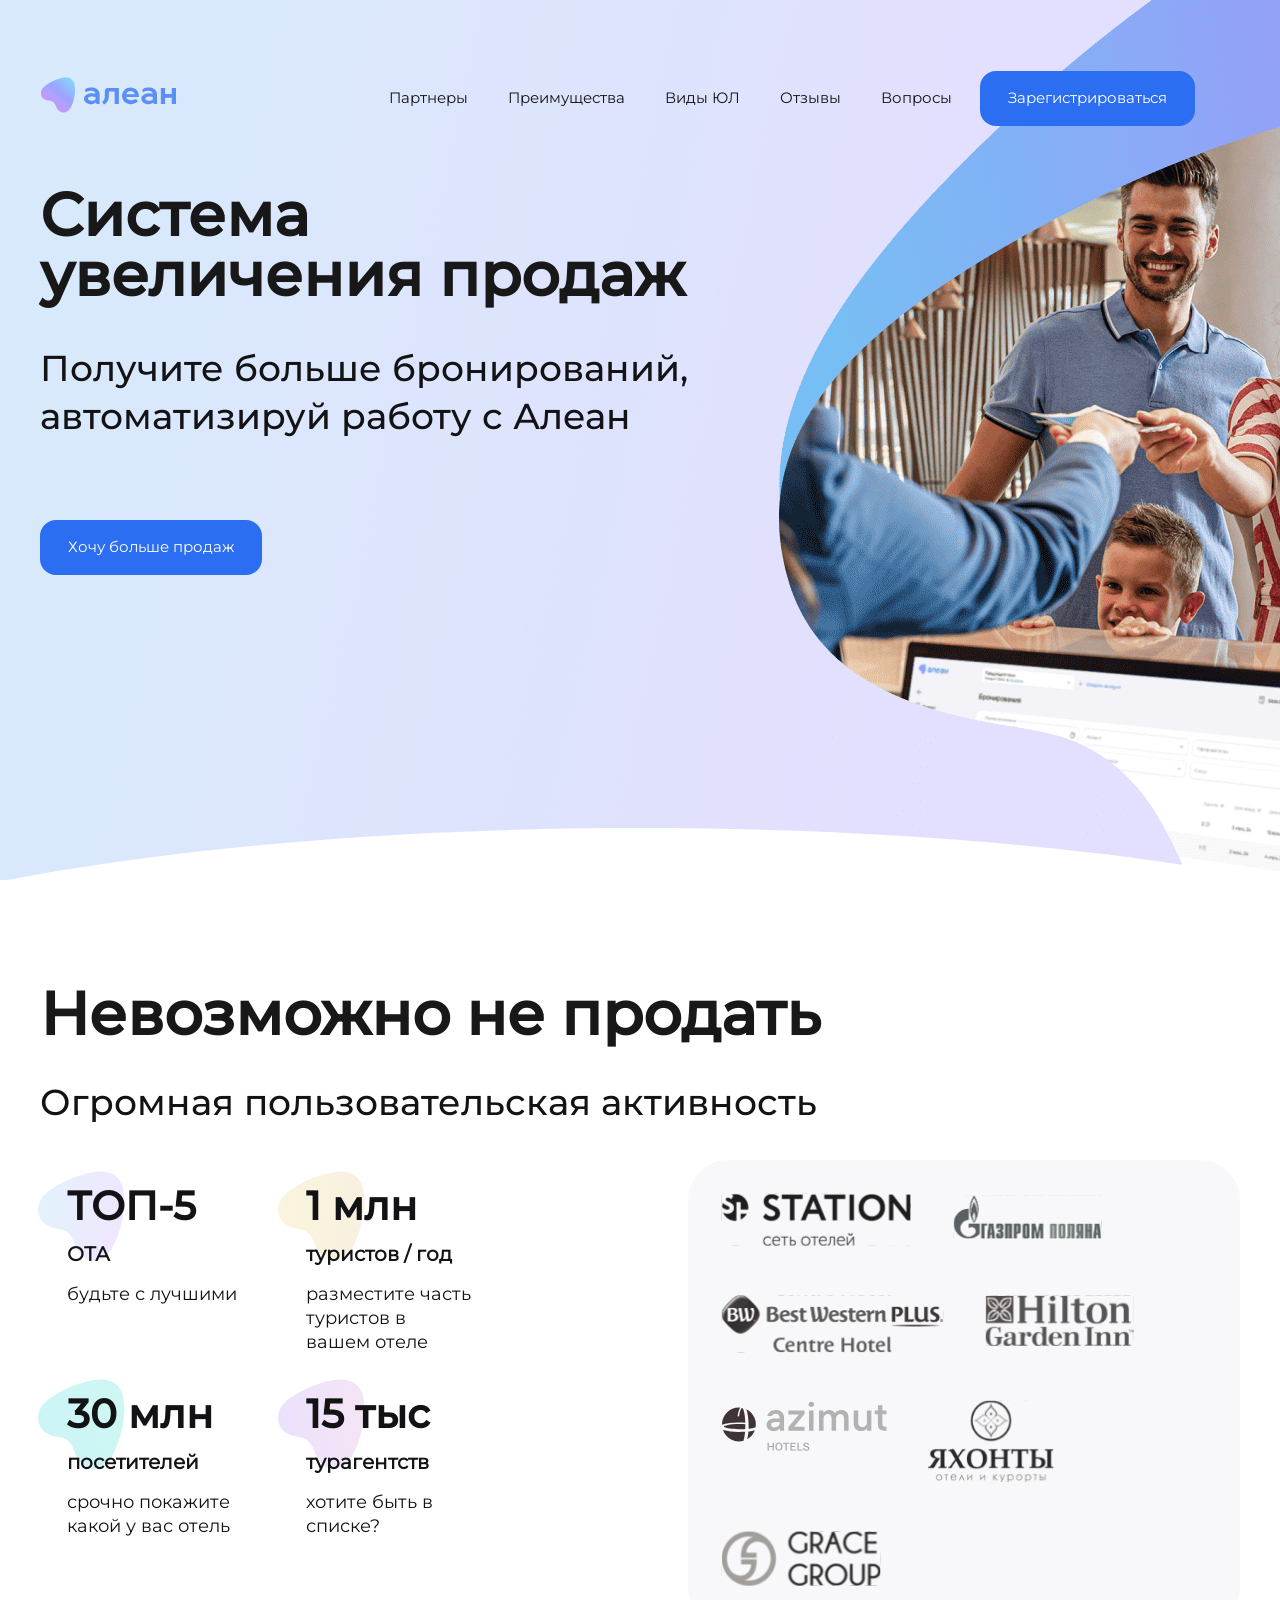
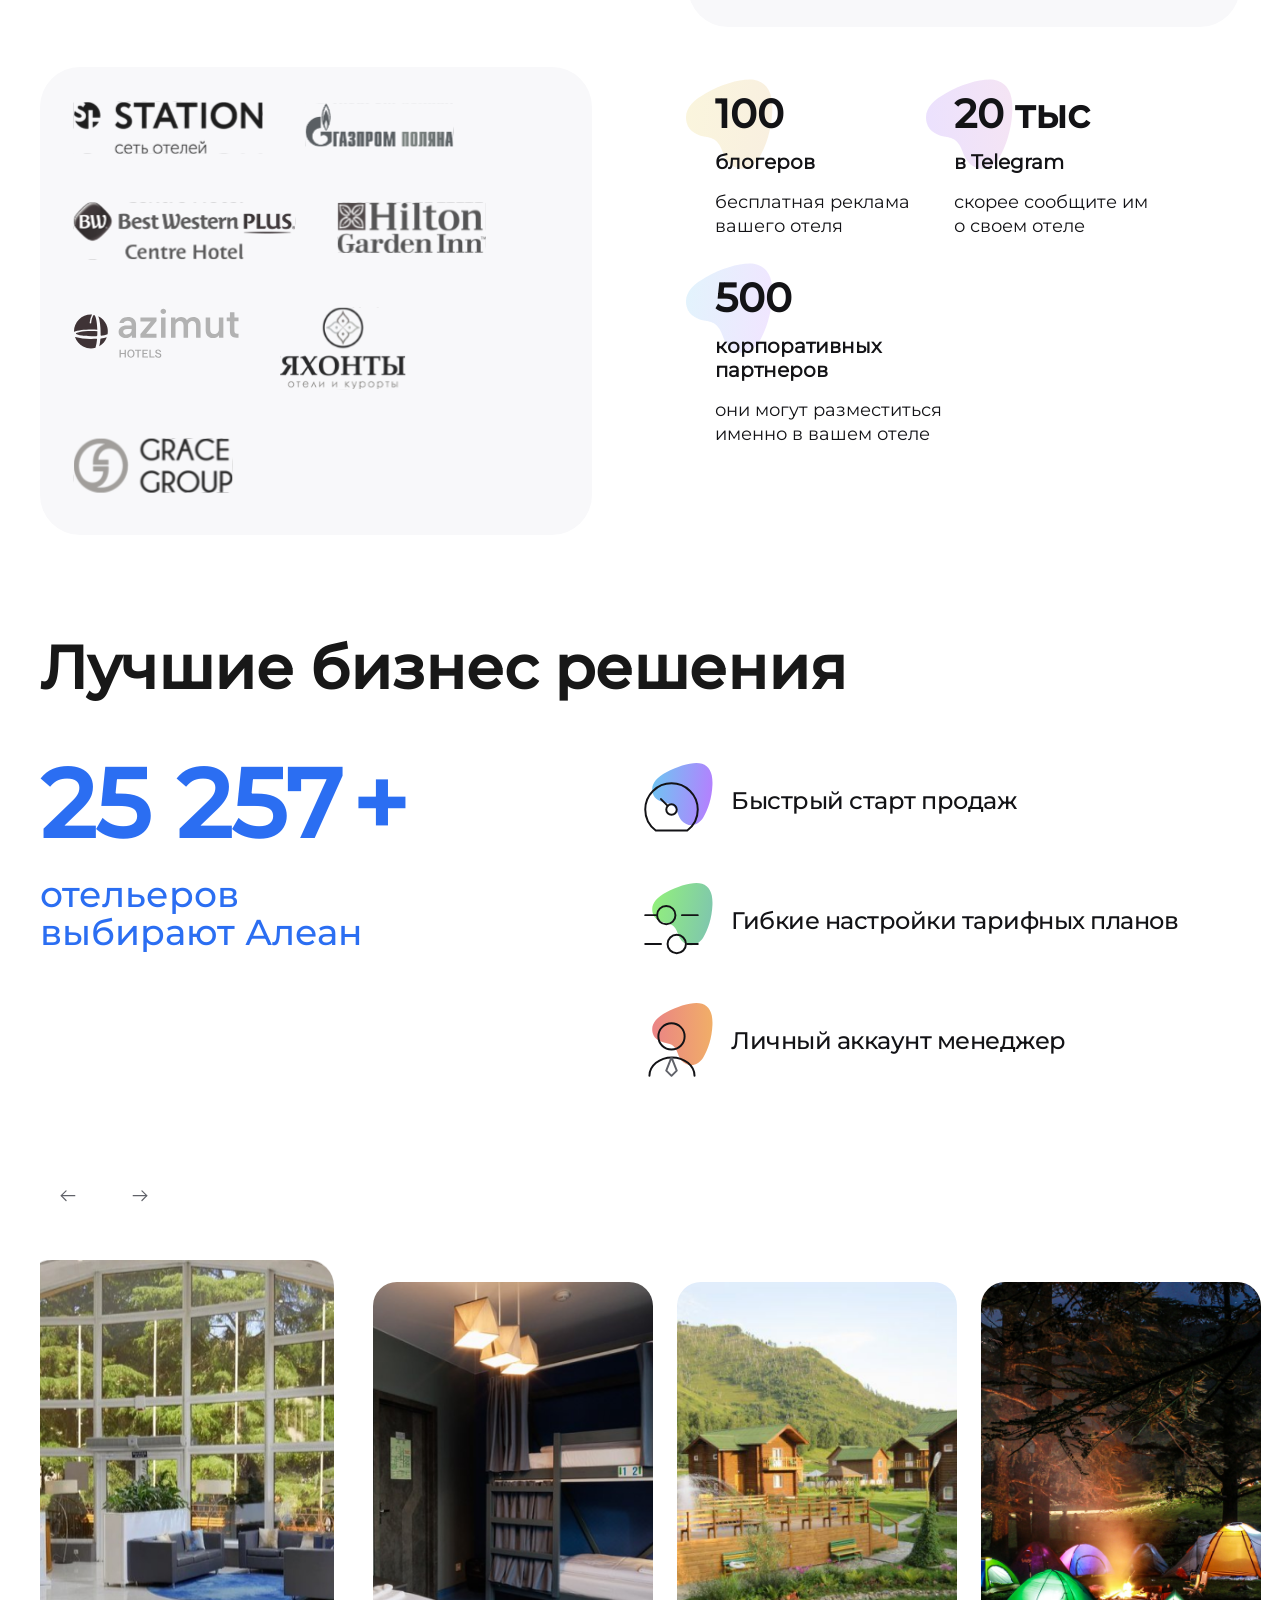
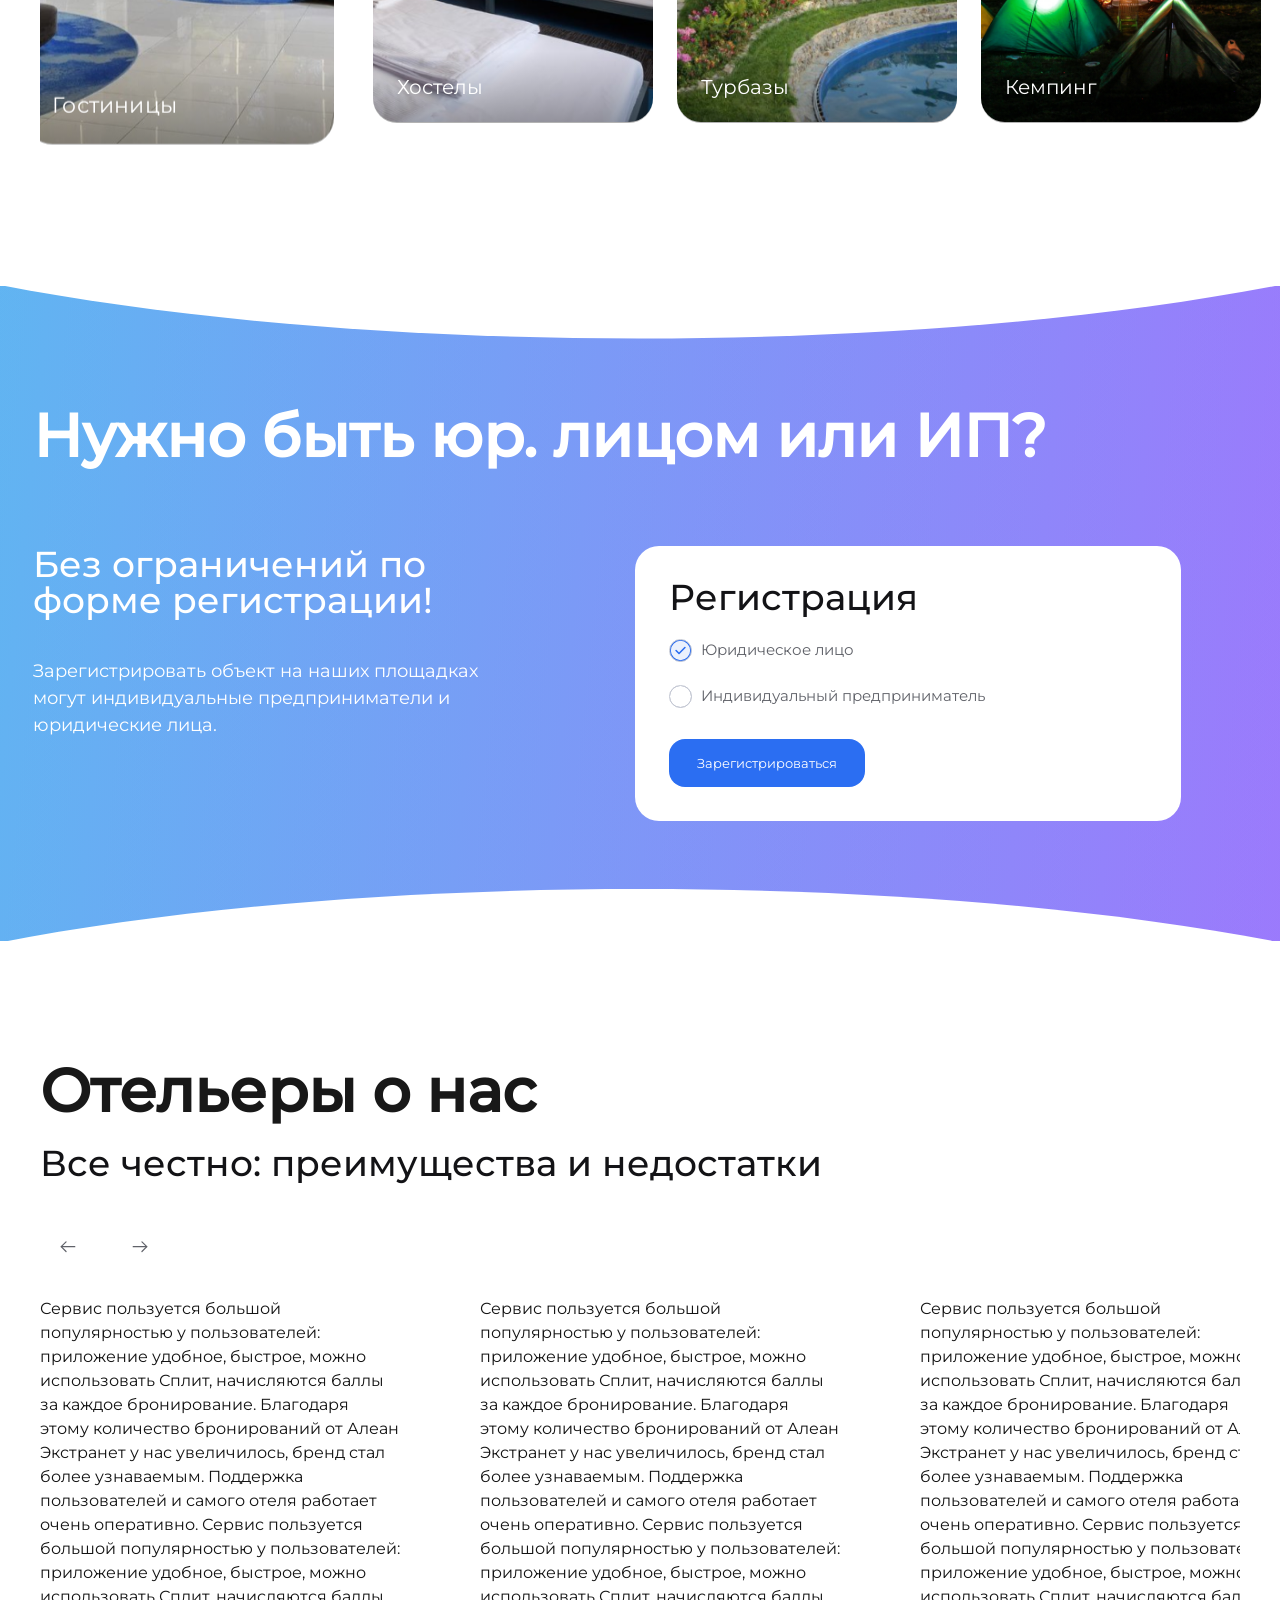
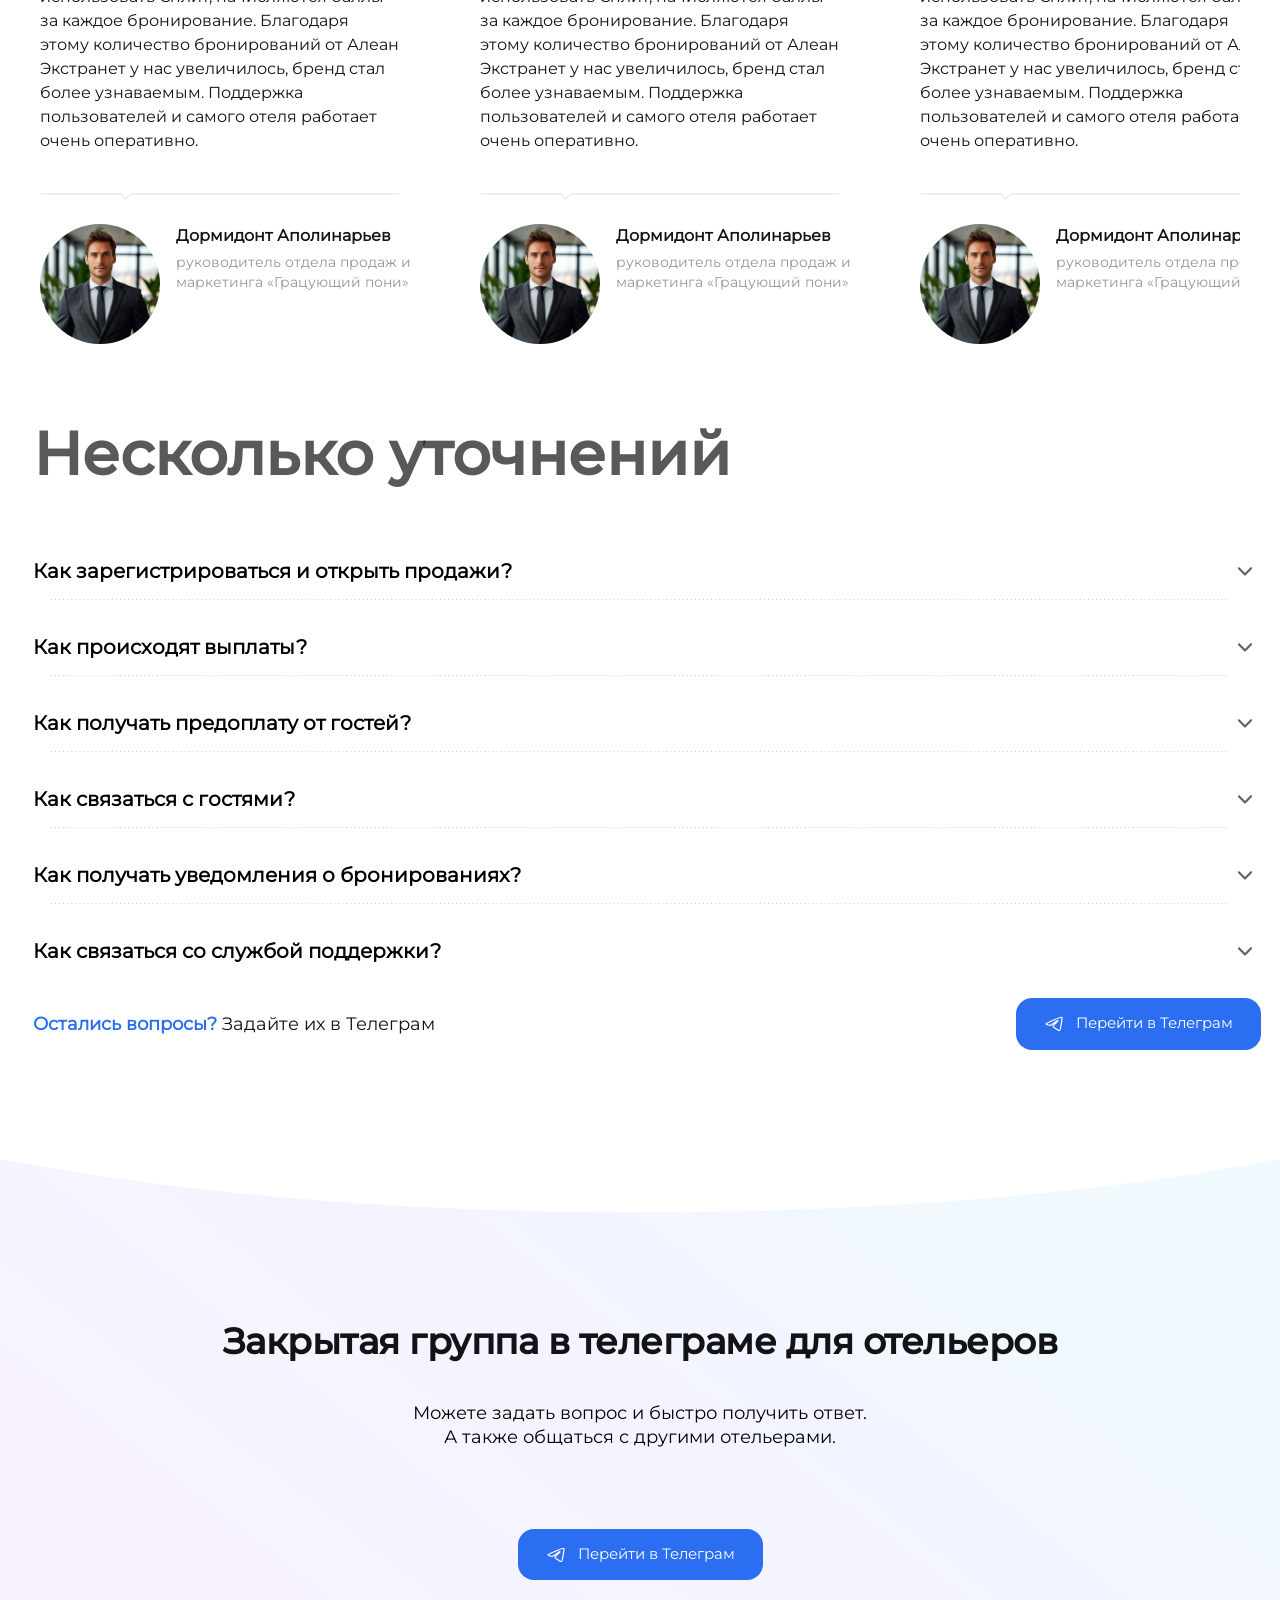
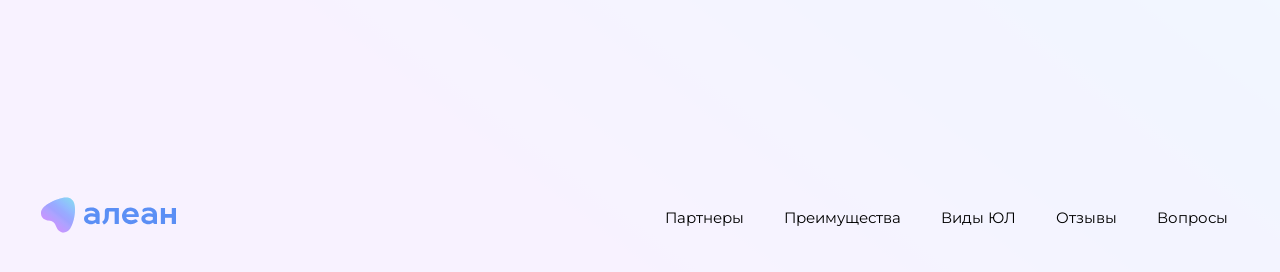
<file: index.html>
<!DOCTYPE html>
<html lang="ru">
  <head>
    <meta charset="UTF-8" >
    <meta name="viewport" content="width=device-width, initial-scale=1.0" >
    <title>
      Экстранет Алеан - Продать номер стало еще проще. В ТОПе OTA продаж
    </title>
    <meta
      name="description"
      content="Добавьте свой отель на Alean и привлеките больше туристов! Вы будете на сайте, в сети турагентств и корпоративных гостей."
    >
    <base href="/" >
    <link
      rel="preload"
      as="image"
      href="./assets/images/backgrounds/bg-360.webp"
      media="(max-width: 359px)"
    >
    <link
      rel="preload"
      as="image"
      href="./assets/images/backgrounds/bg-900.webp"
      media="(min-width: 360px) and (max-width: 899px)"
    >
    <link
      rel="preload"
      as="image"
      href="./assets/images/backgrounds/bg.webp"
      media="(min-width: 900px)"
    >

    <link rel="preload" as="style" href="./assets/css/style.css" >
    <link rel="modulepreload" as="script" href="./assets/js/slider.js" >
    <link rel="modulepreload" as="script" href="./assets/js/scroll.js" >

    <link rel="canonical" href="https://extranet.alean.ru/" >
    <link rel="publisher" href="https://extranet.alean.ru" >
    <meta name="author" content="ООО Алеан" >
    <meta name="copyright" content="ООО Алеан" >
    <meta name="robots" content="index follow" >
    <meta name="yandex" content="noyaca noarchive all" >
    <meta
      property="og:title"
      content="Продать номер стало еще проще. В ТОПе OTA продаж "
    >
    <meta
      property="og:description"
      content="Добавьте свой отель на Alean и привлеките больше туристов!"
    >
    <meta property="og:url" content="https://extranet.alean.ru" >
    <meta property="og:type" content="website" >
    <meta property="og:site_name" content="Эстранет Алеан" >
    <meta property="og:image" content="./assets/images/banner__promo.png" >
    <meta property="og:image:width" content="1200" >
    <meta property="og:image:height" content="630" >
    <meta
      property="og:image:alt"
      content="Добавьте свой отель на Alean и привлеките больше туристов!"
    >
    <!-- URL_изображения_1200x630 -->
    <meta property="og:image" content="./assets/images/banner__promo.png" >
    <meta property="og:image:width" content="600" >
    <meta property="og:image:height" content="315" >
    <meta
      property="og:image:alt"
      content="Добавьте свой отель на Alean и привлеките больше туристов!"
    >
    <!-- URL_изображения_600x315 -->
    <meta property="og:image" content="./assets/images/banner__promo.png" >
    <meta property="og:image:width" content="1200" >
    <meta property="og:image:height" content="1200" >
    <meta
      property="og:image:alt"
      content="Добавьте свой отель на Alean и привлеките больше туристов!"
    >
    <!-- URL_изображения_1200x1200 -->
    <meta property="og:image" content="./assets/images/banner__promo.png" >
    <meta property="og:image:width" content="900" >
    <meta property="og:image:height" content="600" >
    <meta
      property="og:image:alt"
      content="Добавьте свой отель на Alean и привлеките больше туристов!"
    >
    <!-- URL_изображения_900x600 -->
    <meta property="og:image" content="./assets/images/banner__promo.png" >
    <meta property="og:image:width" content="1200" >
    <meta property="og:image:height" content="900" >
    <meta
      property="og:image:alt"
      content="Добавьте свой отель на Alean и привлеките больше туристов!"
    >
    <!-- URL_изображения_1200x900 -->
    <meta property="og:locale" content="ru_RU" >
    <!--  -->
    <link
      rel="shortcut icon"
      href="./assets/images/favicon/favicon.ico"
      type="image/x-icon"
    >
    <link
      rel="apple-touch-icon"
      sizes="57x57"
      href="./assets/images/favicon/apple-touch-icon-57x57.png"
    >
    <link
      rel="apple-touch-icon"
      sizes="72x72"
      href="./assets/images/favicon/apple-touch-icon-72x72.png"
    >
    <link
      rel="apple-touch-icon"
      sizes="76x76"
      href="./assets/images/favicon/apple-touch-icon-76x76.png"
    >
    <link
      rel="apple-touch-icon"
      sizes="114x114"
      href="./assets/images/favicon/apple-touch-icon-114x114.png"
    >
    <link
      rel="apple-touch-icon"
      sizes="120x120"
      href="./assets/images/favicon/apple-touch-icon-120x120.png"
    >
    <link
      rel="apple-touch-icon"
      sizes="144x144"
      href="./assets/images/favicon/apple-touch-icon-144x144.png"
    >
    <link
      rel="apple-touch-icon"
      sizes="152x152"
      href="./assets/images/favicon/apple-touch-icon-152x152.png"
    >
    <link
      rel="apple-touch-icon"
      sizes="180x180"
      href="./assets/images/favicon/apple-touch-icon-180x180.png"
    >
    <link
      rel="mask-icon"
      href="./assets/images/favicon/safari-pinned-tab.svg"
      color="#769edb"
    >
    <link
      rel="icon"
      type="image/png"
      sizes="16x16"
      href="./assets/images/favicon/favicon-16x16.png"
    >
    <link
      rel="icon"
      type="image/png"
      sizes="32x32"
      href="./assets/images/favicon/favicon-32x32.png"
    >
    <link
      rel="icon"
      type="image/png"
      sizes="96x96"
      href="./assets/images/favicon/favicon-96x96.png"
    >
    <link
      rel="icon"
      type="image/png"
      sizes="192x192"
      href="./assets/images/favicon/android-icon-192x192.png"
    >
    <meta name="msapplication-TileColor" content="#ffffff" >
    <meta
      name="msapplication-TileImage"
      content="./assets/images/favicon/mstile-144x144.png"
    >
    <meta name="format-detection" content="telephone=no">
    <meta name="format-detection" content="email=no">
    <meta name="theme-color" content="#ffffff" >
    <link rel="stylesheet" href="./assets/css/style.css" >
    <link rel="stylesheet" href="./assets/css/animate.css" >
    <script src="./assets/js/animated.js"></script>
  </head>

  <body>
    <header class="header" id="header">
      <!-- noindex -->
      <a
        href="https://www.alean.ru/"
        class="header__logo logo"
        itemscope
        itemtype="http://schema.org/ImageObject"
        rel="nofollow noopener noreferrer"
        target="_blank"
      >
        <img
          decoding="async"
          loading="lazy"
          src="./assets/images/logos/alean.svg"
          class="logo__image"
          alt="Национальный туроператор Алеан"
          itemprop="contentUrl"
        >
        <meta
          content="Логотип национального туроператора Алеан"
          itemprop="name"
        >
        <meta
          content="Экстранет Алеан - Продать номер стало еще проще. В ТОПе OTA продаж"
          itemprop="description"
        >
      </a>
      <!-- /noindex -->
      <div class="header__menu menu">
        <div class="menu__icon">
          <span class="menu__icon--line"></span>
          <span class="menu__icon--line"></span>
          <span class="menu__icon--line"></span>
        </div>
        <nav class="menu__body">
          <ul
            class="menu__list"
            itemscope
            itemtype="http://www.schema.org/SiteNavigationElement"
          >
            <li class="menu__item" itemprop="name">
              <a href="#partners" class="menu__link" itemprop="url">Партнеры</a>
            </li>
            <li class="menu__item" itemprop="name">
              <a href="#advantages" class="menu__link" itemprop="url"
                >Преимущества</a
              >
            </li>
            <li class="menu__item" itemprop="name">
              <a href="#types-legal-entities" class="menu__link" itemprop="url"
                >Виды ЮЛ</a
              >
            </li>
            <li class="menu__item" itemprop="name">
              <a href="#reviews" class="menu__link" itemprop="url">Отзывы</a>
            </li>
            <li class="menu__item" itemprop="name">
              <a href="#questions" class="menu__link" itemprop="url">Вопросы</a>
            </li>
          </ul>
        </nav>
      </div>
      <!-- noindex -->
      <a
        href="https://extranet.alean.ru/"
        class="header__button button button--primary"
        rel="nofollow noopener noreferrer"
        target="_blank"
      >
        <span class="button__text"> Зарегистрироваться </span>
      </a>
      <!-- /noindex -->
    </header>
    <main>
      <div class="promo" itemscope itemtype="http://schema.org/WPHeader">
        <div class="promo__wrapper">
          <div class="promo__text">
            <h1 class="h1 promo__title fadeInUp animated" itemprop="name">
              Система<br >увеличения продаж
            </h1>
            <p
              class="h2 promo__description fadeInUp animated"
              itemprop="description"
            >
              Получите больше бронирований, автоматизируй работу с Алеан
            </p>
            <a
              href="https://extranet.alean.ru/"
              class="promo__button button button--primary slideInUp animated"
              target="_blank"
              rel="nofollow noopener noreferrer"
            >
              <span class="button__text"> Хочу больше продаж </span>
            </a>
          </div>
        </div>
        <span class="mask--ellipse-bottom"></span>
      </div>
      <section id="partners" class="partners">
        <h2 class="h1 partners__heading">Невозможно не продать</h2>
        <p class="h2 partners__subtitle">
          Огромная пользовательская активность
        </p>
        <div class="partners__benefits benefits">
          <div class="benefits__item">
            <b class="h3 benefits__title">ТОП-5</b>
            <span class="benefits__subtitle">ОТА</span>
            <div class="benefits__description">будьте с лучшими</div>
            <img
              decoding="async"
              loading="lazy"
              src="./assets/images/icons/alean-gray.svg"
              alt="Иконка Alean (серый)"
              class="benefits__icon animated slideFade"
              data-animated-delay="0.1"
            >
          </div>
          <div class="benefits__item">
            <b class="h3 benefits__title">1 млн</b>
            <span class="benefits__subtitle">туристов / год</span>
            <div class="benefits__description">
              разместите часть <br class="transfer" >туристов в вашем отеле
            </div>
            <img
              decoding="async"
              loading="lazy"
              src="./assets/images/icons/alean-orange.svg"
              alt="Иконка Alean (оранжевый)"
              class="benefits__icon animated slideFade"
              data-animated-delay="3"
            >
          </div>
          <div class="benefits__item">
            <b class="h3 benefits__title">30 млн</b>
            <span class="benefits__subtitle">посетителей</span>
            <div class="benefits__description">
              срочно покажите какой у вас отель
            </div>
            <img
              decoding="async"
              loading="lazy"
              src="./assets/images/icons/alean-blue.svg"
              alt="Иконка Alean (синий)"
              class="benefits__icon animated slideFade"
              data-animated-delay="5"
            >
          </div>
          <div class="benefits__item">
            <b class="h3 benefits__title">15 тыс</b>
            <span class="benefits__subtitle">турагентств</span>
            <div class="benefits__description">хотите быть в списке?</div>
            <img
              decoding="async"
              loading="lazy"
              src="./assets/images/icons/alean-pink.svg"
              alt="Иконка Alean (розовый)"
              class="benefits__icon animated slideFade"
              data-animated-delay="5"
            >
          </div>
        </div>
        <div class="partners__members members">
          <div class="members__item">
            <img
              decoding="async"
              loading="lazy"
              src="./assets/images/logos/station.svg"
              alt="Логотип Station"
              class="members__logo"
            >
          </div>
          <div class="members__item">
            <img
              decoding="async"
              loading="lazy"
              src="./assets/images/logos/gazprom-polyana.svg"
              alt="Логотип Gazprom Polyana"
              class="members__logo"
            >
          </div>
          <div class="members__item">
            <img
              decoding="async"
              loading="lazy"
              src="./assets/images/logos/best-western-plus.svg"
              alt="Логотип Best Western Plus"
              class="members__logo"
            >
          </div>
          <div class="members__item">
            <img
              decoding="async"
              loading="lazy"
              src="./assets/images/logos/hilton.svg"
              alt="Логотип Hilton"
              class="members__logo"
            >
          </div>
          <div class="members__item">
            <img
              decoding="async"
              loading="lazy"
              src="./assets/images/logos/azimut.svg"
              alt="Логотип Azimut"
              class="members__logo"
            >
          </div>
          <div class="members__item">
            <img
              decoding="async"
              loading="lazy"
              src="./assets/images/logos/yahonty.svg"
              alt="Логотип Yahonty"
              class="members__logo"
            >
          </div>
          <div class="members__item">
            <img
              decoding="async"
              loading="lazy"
              src="./assets/images/logos/grace-group.svg"
              alt="Логотип Grace Group"
              class="members__logo"
            >
          </div>
        </div>
        <div class="partners__members members">
          <div class="members__item">
            <img
              decoding="async"
              loading="lazy"
              src="./assets/images/logos/station.svg"
              alt="Логотип Station"
              class="members__logo"
            >
          </div>
          <div class="members__item">
            <img
              decoding="async"
              loading="lazy"
              src="./assets/images/logos/gazprom-polyana.svg"
              alt="Логотип Gazprom Polyana"
              class="members__logo"
            >
          </div>
          <div class="members__item">
            <img
              decoding="async"
              loading="lazy"
              src="./assets/images/logos/best-western-plus.svg"
              alt="Логотип Best Western Plus"
              class="members__logo"
            >
          </div>
          <div class="members__item">
            <img
              decoding="async"
              loading="lazy"
              src="./assets/images/logos/hilton.svg"
              alt="Логотип Hilton"
              class="members__logo"
            >
          </div>
          <div class="members__item">
            <img
              decoding="async"
              loading="lazy"
              src="./assets/images/logos/azimut.svg"
              alt="Логотип Azimut"
              class="members__logo"
            >
          </div>
          <div class="members__item">
            <img
              decoding="async"
              loading="lazy"
              src="./assets/images/logos/yahonty.svg"
              alt="Логотип Yahonty"
              class="members__logo"
            >
          </div>
          <div class="members__item">
            <img
              decoding="async"
              loading="lazy"
              src="./assets/images/logos/grace-group.svg"
              alt="Логотип Grace Group"
              class="members__logo"
            >
          </div>
        </div>
        <div class="partners__benefits benefits">
          <div class="benefits__item">
            <b class="h3 benefits__title">100</b>
            <span class="benefits__subtitle">блогеров</span>
            <div class="benefits__description">
              бесплатная реклама вашего отеля
            </div>
            <img
              decoding="async"
              loading="lazy"
              src="./assets/images/icons/alean-orange.svg"
              alt="Иконка Alean (оранжевый)"
              class="benefits__icon animated slideFade"
            >
          </div>
          <div class="benefits__item">
            <b class="h3 benefits__title">20 тыс</b>
            <span class="benefits__subtitle">в Telegram</span>
            <div class="benefits__description">
              скорее сообщите им о своем отеле
            </div>
            <img
              decoding="async"
              loading="lazy"
              src="./assets/images/icons/alean-pink.svg"
              alt="Иконка Alean (розовый)"
              class="benefits__icon animated slideFade"
            >
          </div>
          <div class="benefits__item benefits__item--wide">
            <b class="h3 benefits__title">500</b>
            <span class="benefits__subtitle">корпоративных партнеров</span>
            <div class="benefits__description">
              они могут разместиться именно в вашем отеле
            </div>
            <img
              decoding="async"
              loading="lazy"
              src="./assets/images/icons/alean-gray.svg"
              alt="Иконка Alean (серый)"
              class="benefits__icon animated slideFade"
            >
          </div>
        </div>
      </section>
      <section id="advantages" class="advantages">
        <div class="advantages__wrapper">
          <h2 class="h1 advantages__title">Лучшие бизнес решения</h2>
          <div class="advantages__count-members count-members">
            <div class="count-members__wrapper">
              <b class="count-members__counter" id="counter">0</b>
              <b
                class="count-members__plus animated rotateInDownLeft"
                data-animated-delay="1.9s"
              >
                +
              </b>
            </div>
            <span class="h2 count-members__text">
              отельеров<br >выбирают Алеан
            </span>
          </div>
          <div class="advantages__list">
            <div class="advantages__item">
              <div class="advantages__image">
                <img
                  decoding="async"
                  loading="lazy"
                  src="./assets/images/icons/alean-violet.svg"
                  alt="Быстрый старт продаж"
                  class="advantages__background animated slideFade"
                >
                <img
                  decoding="async"
                  loading="lazy"
                  src="./assets/images/icons/speed.svg"
                  alt="Быстрый старт продаж"
                  class="advantages__icon animated fadeIn"
                >
              </div>
              <div class="h4 advantages__text">Быстрый старт продаж</div>
            </div>
            <div class="advantages__item">
              <div class="advantages__image">
                <img
                  decoding="async"
                  loading="lazy"
                  src="./assets/images/icons/options.svg"
                  alt="Быстрый старт продаж"
                  class="advantages__icon"
                >
                <img
                  decoding="async"
                  loading="lazy"
                  src="./assets/images/icons/alean-green.svg"
                  alt="Быстрый старт продаж"
                  class="advantages__background animated slideFade"
                >
              </div>
              <div class="h4 advantages__text">
                Гибкие настройки тарифных планов
              </div>
            </div>
            <div class="advantages__item">
              <div class="advantages__image">
                <img
                  decoding="async"
                  loading="lazy"
                  src="./assets/images/icons/manager.svg"
                  alt="Быстрый старт продаж"
                  class="advantages__icon"
                >
                <img
                  decoding="async"
                  loading="lazy"
                  src="./assets/images/icons/alean-pink-peach.svg"
                  alt="Быстрый старт продаж"
                  class="advantages__background animated slideFade"
                >
              </div>
              <div class="h4 advantages__text">Личный аккаунт менеджер</div>
            </div>
          </div>
        </div>
        <div
          class="container"
          itemscope
          itemtype="http://schema.org/ImageGallery"
        >
          <div
            class="slider slider--placement-options"
            data-slider="slider"
            data-loop="true"
            data-scale="true"
            data-autoplay="true"
          >
            <div class="slider__navigation">
              <button
                class="button button--slider slider__button-prev"
                aria-label="Предыдущий слайд"
              >
                <img
                  decoding="async"
                  loading="lazy"
                  src="./assets/images/icons/arrow-left.svg"
                  alt=""
                  class="button__icon"
                >
              </button>
              <button
                class="button button--slider slider__button-next"
                aria-label="Следующий слайд"
              >
                <img
                  decoding="async"
                  loading="lazy"
                  src="./assets/images/icons/arrow-right.svg"
                  alt=""
                  class="button__icon"
                >
              </button>
            </div>
            <div class="slider__wrapper">
              <div class="slider__items">
                <div
                  class="slider__item"
                  itemprop="image"
                  itemscope
                  itemtype="http://schema.org/ImageObject"
                >
                  <div class="slider__image">
                    <img
                      decoding="async"
                      src="./assets/images/hotels.webp"
                      alt="Гостиницы"
                      class="slider__image-link"
                      itemprop="contentUrl"
                    >
                  </div>
                  <div
                    class="slider__text placement-options__slider-text"
                    itemprop="caption"
                  >
                    Гостиницы
                  </div>
                </div>
                <div
                  class="slider__item"
                  itemprop="image"
                  itemscope
                  itemtype="http://schema.org/ImageObject"
                >
                  <div class="slider__image">
                    <img
                      decoding="async"
                      src="./assets/images/hostels.webp"
                      alt="Хостелы"
                      class="slider__image-link"
                      itemprop="contentUrl"
                    >
                  </div>
                  <div
                    class="slider__text placement-options__slider-text"
                    itemprop="caption"
                  >
                    Хостелы
                  </div>
                </div>
                <div
                  class="slider__item"
                  itemprop="image"
                  itemscope
                  itemtype="http://schema.org/ImageObject"
                >
                  <div class="slider__image">
                    <img
                      decoding="async"
                      src="./assets/images/camp-sites.webp"
                      alt="Турбазы"
                      class="slider__image-link"
                      itemprop="contentUrl"
                    >
                  </div>
                  <div
                    class="slider__text placement-options__slider-text"
                    itemprop="caption"
                  >
                    Турбазы
                  </div>
                </div>
                <div
                  class="slider__item"
                  itemprop="image"
                  itemscope
                  itemtype="http://schema.org/ImageObject"
                >
                  <div class="slider__image">
                    <img
                      decoding="async"
                      src="./assets/images/camping.webp"
                      alt="Кемпинги"
                      class="slider__image-link"
                      itemprop="contentUrl"
                    >
                  </div>
                  <div
                    class="slider__text placement-options__slider-text"
                    itemprop="caption"
                  >
                    Кемпинг
                  </div>
                </div>
                <div
                  class="slider__item"
                  itemprop="image"
                  itemscope
                  itemtype="http://schema.org/ImageObject"
                >
                  <div class="slider__image">
                    <img
                      decoding="async"
                      src="./assets/images/sanatorium.webp"
                      alt="Санатории"
                      class="slider__image-link"
                      itemprop="contentUrl"
                    >
                  </div>
                  <div
                    class="slider__text placement-options__slider-text"
                    itemprop="caption"
                  >
                    Санаторий
                  </div>
                </div>
                <div
                  class="slider__item"
                  itemprop="image"
                  itemscope
                  itemtype="http://schema.org/ImageObject"
                >
                  <div class="slider__image">
                    <img
                      decoding="async"
                      src="./assets/images/guest-houses.webp"
                      alt="Гостевые дома"
                      class="slider__image-link"
                      itemprop="contentUrl"
                    >
                  </div>
                  <div
                    class="slider__text placement-options__slider-text"
                    itemprop="caption"
                  >
                    Гостевые дома
                  </div>
                </div>
                <div
                  class="slider__item"
                  itemprop="image"
                  itemscope
                  itemtype="http://schema.org/ImageObject"
                >
                  <div class="slider__image">
                    <img
                      decoding="async"
                      src="./assets/images/cottages.webp"
                      alt="Коттеджи"
                      class="slider__image-link"
                      itemprop="contentUrl"
                    >
                  </div>
                  <div
                    class="slider__text placement-options__slider-text"
                    itemprop="caption"
                  >
                    Коттеджи
                  </div>
                </div>
              </div>
            </div>
          </div>
        </div>
      </section>
      <section class="types-legal-entities" id="types-legal-entities">
        <span class="mask--ellipse-top"></span>
        <div class="types-legal-entities__wrapper">
          <h2 class="h1 types-legal-entities__title">
            Нужно быть юр. лицом или ИП?
          </h2>
          <aside class="types-legal-entities__promo">
            <p class="h2 types-legal-entities__subtitle">
              Без ограничений по форме регистрации!
            </p>
            <p class="types-legal-entities__description">
              Зарегистрировать объект на наших площадках могут индивидуальные
              предприниматели и юридические лица.
            </p>
          </aside>
          <aside
            class="types-legal-entities__choice-tariff choice-tariff"
            data-radio-group="tariff"
          >
            <h4 class="h2 choice-tariff__title">Регистрация</h4>
            <form class="choice-tariff__form">
              <div class="radio">
                <label class="radio__label">
                  <input
                    checked
                    type="radio"
                    name="options"
                    class="radio__input"
                    data-radio-option
                    value="utm_campaign=%D0%BE%D0%B1%D1%89%D0%B8%D0%B9+%D1%82%D1%80%D0%B0%D1%84%D0%B8%D0%BA+%D1%8E%D1%80.+%D0%BB%D0%B8%D1%86%D0%BE&utm_content=%D1%8E%D1%80.+%D0%BB%D0%B8%D1%86%D0%BE"
                  >
                  <span class="radio__text">Юридическое лицо</span>
                </label>
              </div>
              <div class="radio">
                <label class="radio__label">
                  <input
                    type="radio"
                    name="options"
                    class="radio__input"
                    data-radio-option
                    value="utm_campaign=%D0%BE%D0%B1%D1%89%D0%B8%D0%B9+%D1%82%D1%80%D0%B0%D1%84%D0%B8%D0%BA+%D0%B8%D0%BF&utm_content=%D0%B8%D0%BF"
                  >
                  <span class="radio__text"
                    >Индивидуальный предприниматель</span
                  >
                </label>
              </div>
            </form>
            <button
              type="button"
              class="choice-tariff__button button button--primary pulse"
              data-submit-button
            >
              <span class="button__text">Зарегистрироваться</span>
            </button>
          </aside>
        </div>
        <span class="mask--ellipse-bottom"></span>
      </section>
      <section id="reviews" class="reviews">
        <h2 class="h1 reviews__title">Отельеры о нас</h2>
        <p class="h2 reviews__subtitle">
          Все честно: преимущества и недостатки
        </p>
        <div class="container">
          <div
            class="slider slider--reviews"
            data-slider="slider"
            data-loop="true"
          >
            <div class="slider__navigation">
              <button
                class="button button--slider slider__button-prev"
                aria-label="Предыдущий слайд"
              >
                <img
                  decoding="async"
                  loading="lazy"
                  src="./assets/images/icons/arrow-left.svg"
                  alt=""
                  class="button__icon"
                >
              </button>
              <button
                class="button button--slider slider__button-next"
                aria-label="Следующий слайд"
              >
                <img
                  decoding="async"
                  loading="lazy"
                  src="./assets/images/icons/arrow-right.svg"
                  alt=""
                  class="button__icon"
                >
              </button>
            </div>
            <div
              class="slider__wrapper"
              itemscope
              itemtype="http://schema.org/UserComments"
            >
              <div class="slider__items">
                <div class="slider__item">
                  <div class="reviews__content">
                    <p class="reviews__text" itemprop="commentText">
                      Сервис пользуется большой популярностью у пользователей:
                      приложение удобное, быстрое, можно использовать Сплит,
                      начисляются баллы за каждое бронирование. Благодаря этому
                      количество бронирований от Алеан Экстранет у нас
                      увеличилось, бренд стал более узнаваемым. Поддержка
                      пользователей и самого отеля работает очень оперативно.
                      Сервис пользуется большой популярностью у пользователей:
                      приложение удобное, быстрое, можно использовать Сплит,
                      начисляются баллы за каждое бронирование. Благодаря этому
                      количество бронирований от Алеан Экстранет у нас
                      увеличилось, бренд стал более узнаваемым. Поддержка
                      пользователей и самого отеля работает очень оперативно.
                    </p>
                    <meta content="01-12-2024" itemprop="commentTime" >
                    <span class="mask--divider"></span>
                    <div class="reviews__author">
                      <img
                        decoding="async"
                        loading="lazy"
                        src="./assets/images/author-image2.jpeg"
                        alt=""
                        class="reviews__author-image"
                      >
                      <div
                        class="reviews__author-text"
                        itemprop="creator"
                        itemscope=""
                        itemtype="http://schema.org/Person"
                      >
                        <b class="reviews__author-name" itemprop="name">
                          Дормидонт Аполинарьев
                        </b>
                        <span class="reviews__author-description">
                          руководитель отдела продаж и маркетинга «Грацующий
                          пони»
                        </span>
                      </div>
                    </div>
                  </div>
                </div>
                <div class="slider__item">
                  <div class="reviews__content">
                    <p class="reviews__text" itemprop="commentText">
                      Сервис пользуется большой популярностью у пользователей:
                      приложение удобное, быстрое, можно использовать Сплит,
                      начисляются баллы за каждое бронирование. Благодаря этому
                      количество бронирований от Алеан Экстранет у нас
                      увеличилось, бренд стал более узнаваемым. Поддержка
                      пользователей и самого отеля работает очень оперативно.
                      Сервис пользуется большой популярностью у пользователей:
                      приложение удобное, быстрое, можно использовать Сплит,
                      начисляются баллы за каждое бронирование. Благодаря этому
                      количество бронирований от Алеан Экстранет у нас
                      увеличилось, бренд стал более узнаваемым. Поддержка
                      пользователей и самого отеля работает очень оперативно.
                    </p>
                    <!-- <button id="openModal1" class="button button--reviews-video"> <img decoding="async" loading="lazy" src="./assets/images/icons/video-square.svg" alt="посмотреть видео-отзыв" class="button__icon"> <span class="button__text"> Видео-отзыв </span> </button> -->
                    <meta content="01-12-2024" itemprop="commentTime" >
                    <span class="mask--divider"></span>
                    <div class="reviews__author">
                      <img
                        decoding="async"
                        loading="lazy"
                        src="./assets/images/author-image2.jpeg"
                        alt=""
                        class="reviews__author-image"
                      >
                      <div
                        class="reviews__author-text"
                        itemprop="creator"
                        itemscope=""
                        itemtype="http://schema.org/Person"
                      >
                        <b class="reviews__author-name" itemprop="name">
                          Дормидонт Аполинарьев
                        </b>
                        <span class="reviews__author-description">
                          руководитель отдела продаж и маркетинга «Грацующий
                          пони»
                        </span>
                      </div>
                    </div>
                  </div>
                </div>
                <div class="slider__item">
                  <div class="reviews__content">
                    <p class="reviews__text" itemprop="commentText">
                      Сервис пользуется большой популярностью у пользователей:
                      приложение удобное, быстрое, можно использовать Сплит,
                      начисляются баллы за каждое бронирование. Благодаря этому
                      количество бронирований от Алеан Экстранет у нас
                      увеличилось, бренд стал более узнаваемым. Поддержка
                      пользователей и самого отеля работает очень оперативно.
                      Сервис пользуется большой популярностью у пользователей:
                      приложение удобное, быстрое, можно использовать Сплит,
                      начисляются баллы за каждое бронирование. Благодаря этому
                      количество бронирований от Алеан Экстранет у нас
                      увеличилось, бренд стал более узнаваемым. Поддержка
                      пользователей и самого отеля работает очень оперативно.
                    </p>
                    <meta content="01-12-2024" itemprop="commentTime" >
                    <span class="mask--divider"></span>
                    <div class="reviews__author">
                      <img
                        decoding="async"
                        loading="lazy"
                        src="./assets/images/author-image2.jpeg"
                        alt=""
                        class="reviews__author-image"
                      >
                      <div
                        class="reviews__author-text"
                        itemprop="creator"
                        itemscope=""
                        itemtype="http://schema.org/Person"
                      >
                        <b class="reviews__author-name" itemprop="name">
                          Дормидонт Аполинарьев
                        </b>
                        <span class="reviews__author-description">
                          руководитель отдела продаж и маркетинга «Грацующий
                          пони»
                        </span>
                      </div>
                    </div>
                  </div>
                </div>
                <div class="slider__item">
                  <div class="reviews__content">
                    <p class="reviews__text" itemprop="commentText">
                      Сервис пользуется большой популярностью у пользователей:
                      приложение удобное, быстрое, можно использовать Сплит,
                      начисляются баллы за каждое бронирование. Благодаря этому
                      количество бронирований от Алеан Экстранет у нас
                      увеличилось, бренд стал более узнаваемым. Поддержка
                      пользователей и самого отеля работает очень оперативно.
                      Сервис пользуется большой популярностью у пользователей:
                      приложение удобное, быстрое, можно использовать Сплит,
                      начисляются баллы за каждое бронирование. Благодаря этому
                      количество бронирований от Алеан Экстранет у нас
                      увеличилось, бренд стал более узнаваемым. Поддержка
                      пользователей и самого отеля работает очень оперативно.
                    </p>
                    <meta content="01-12-2024" itemprop="commentTime" >
                    <span class="mask--divider"></span>
                    <div class="reviews__author">
                      <img
                        decoding="async"
                        loading="lazy"
                        src="./assets/images/author-image2.jpeg"
                        alt=""
                        class="reviews__author-image"
                      >
                      <div
                        class="reviews__author-text"
                        itemprop="creator"
                        itemscope=""
                        itemtype="http://schema.org/Person"
                      >
                        <b class="reviews__author-name" itemprop="name">
                          Дормидонт Аполинарьев
                        </b>
                        <span class="reviews__author-description">
                          руководитель отдела продаж и маркетинга «Грацующий
                          пони»
                        </span>
                      </div>
                    </div>
                  </div>
                </div>
                <div class="slider__item">
                  <div class="reviews__content">
                    <p class="reviews__text" itemprop="commentText">
                      Сервис пользуется большой популярностью у пользователей:
                      приложение удобное, быстрое, можно использовать Сплит,
                      начисляются баллы за каждое бронирование. Благодаря этому
                      количество бронирований от Алеан Экстранет у нас
                      увеличилось, бренд стал более узнаваемым. Поддержка
                      пользователей и самого отеля работает очень оперативно.
                      Сервис пользуется большой популярностью у пользователей:
                      приложение удобное, быстрое, можно использовать Сплит,
                      начисляются баллы за каждое бронирование. Благодаря этому
                      количество бронирований от Алеан Экстранет у нас
                      увеличилось, бренд стал более узнаваемым. Поддержка
                      пользователей и самого отеля работает очень оперативно.
                    </p>
                    <meta content="01-12-2024" itemprop="commentTime" >
                    <span class="mask--divider"></span>
                    <div class="reviews__author">
                      <img
                        decoding="async"
                        loading="lazy"
                        src="./assets/images/author-image2.jpeg"
                        alt=""
                        class="reviews__author-image"
                      >
                      <div
                        class="reviews__author-text"
                        itemprop="creator"
                        itemscope=""
                        itemtype="http://schema.org/Person"
                      >
                        <b class="reviews__author-name" itemprop="name">
                          Дормидонт Аполинарьев
                        </b>
                        <span class="reviews__author-description">
                          руководитель отдела продаж и маркетинга «Грацующий
                          пони»
                        </span>
                      </div>
                    </div>
                  </div>
                </div>
                <div class="slider__item">
                  <div class="reviews__content">
                    <p class="reviews__text" itemprop="commentText">
                      Сервис пользуется большой популярностью у пользователей:
                      приложение удобное, быстрое, можно использовать Сплит,
                      начисляются баллы за каждое бронирование. Благодаря этому
                      количество бронирований от Алеан Экстранет у нас
                      увеличилось, бренд стал более узнаваемым. Поддержка
                      пользователей и самого отеля работает очень оперативно.
                      Сервис пользуется большой популярностью у пользователей:
                      приложение удобное, быстрое, можно использовать Сплит,
                      начисляются баллы за каждое бронирование. Благодаря этому
                      количество бронирований от Алеан Экстранет у нас
                      увеличилось, бренд стал более узнаваемым. Поддержка
                      пользователей и самого отеля работает очень оперативно.
                    </p>
                    <meta content="01-12-2024" itemprop="commentTime" >
                    <span class="mask--divider"></span>
                    <div class="reviews__author">
                      <img
                        decoding="async"
                        loading="lazy"
                        src="./assets/images/author-image2.jpeg"
                        alt=""
                        class="reviews__author-image"
                      >
                      <div
                        class="reviews__author-text"
                        itemprop="creator"
                        itemscope=""
                        itemtype="http://schema.org/Person"
                      >
                        <b class="reviews__author-name" itemprop="name">
                          Дормидонт Аполинарьев
                        </b>
                        <span class="reviews__author-description">
                          руководитель отдела продаж и маркетинга «Грацующий
                          пони»
                        </span>
                      </div>
                    </div>
                  </div>
                </div>
                <div class="slider__item">
                  <div class="reviews__content">
                    <p class="reviews__text" itemprop="commentText">
                      Сервис пользуется большой популярностью у пользователей:
                      приложение удобное, быстрое, можно использовать Сплит,
                      начисляются баллы за каждое бронирование. Благодаря этому
                      количество бронирований от Алеан Экстранет у нас
                      увеличилось, бренд стал более узнаваемым. Поддержка
                      пользователей и самого отеля работает очень оперативно.
                      Сервис пользуется большой популярностью у пользователей:
                      приложение удобное, быстрое, можно использовать Сплит,
                      начисляются баллы за каждое бронирование. Благодаря этому
                      количество бронирований от Алеан Экстранет у нас
                      увеличилось, бренд стал более узнаваемым. Поддержка
                      пользователей и самого отеля работает очень оперативно.
                    </p>
                    <meta content="01-12-2024" itemprop="commentTime" >
                    <span class="mask--divider"></span>
                    <div class="reviews__author">
                      <img
                        decoding="async"
                        loading="lazy"
                        src="./assets/images/author-image2.jpeg"
                        alt=""
                        class="reviews__author-image"
                      >
                      <div
                        class="reviews__author-text"
                        itemprop="creator"
                        itemscope=""
                        itemtype="http://schema.org/Person"
                      >
                        <b class="reviews__author-name" itemprop="name">
                          Дормидонт Аполинарьев
                        </b>
                        <span class="reviews__author-description">
                          руководитель отдела продаж и маркетинга «Грацующий
                          пони»
                        </span>
                      </div>
                    </div>
                  </div>
                </div>
              </div>
            </div>
          </div>
        </div>
        <!-- <div id="modal1" class="modal"> <div class="modal__wrapper"> <button class="modal__button-close"></button> <div class="modal__content"> <div class="video-player"> <video class="video-player__video" loop muted poster="./assets/video/poster.jpg"> <source class="video-player__source" src="./assets/video/video.mp4" type="video/mp4"> </video> </div> </div> </div> </div> -->
      </section>
      <section id="questions" class="questions">
        <h3 class="h1 questions__title">Несколько уточнений</h3>
        <div
          id="accordion"
          class="questions__accordion accordion"
          itemscope
          itemtype="https://schema.org/FAQPage"
        >
          <div
            class="accordion__item"
            itemprop="mainEntity"
            itemscope
            itemtype="https://schema.org/Question"
          >
            <div class="accordion__wrapper">
              <div class="accordion__header" itemprop="name">
                Как зарегистрироваться и открыть продажи?
              </div>
              <div
                class="accordion__body"
                itemscope
                itemprop="acceptedAnswer"
                itemtype="https://schema.org/Answer"
              >
                <div class="accordion__content" itemprop="text">
                  Lorem ipsum dolor sit amet consectetur, adipisicing elit.
                  Minima aliquid veritatis quod architecto doloribus fuga dolor
                  aperiam culpa, officiis blanditiis laborum consequuntur,
                  temporibus id sapiente? Aspernatur delectus praesentium
                  asperiores facilis.
                </div>
              </div>
            </div>
          </div>
          <hr class="accordion__divider" >
          <div
            class="accordion__item"
            itemprop="mainEntity"
            itemscope
            itemtype="https://schema.org/Question"
          >
            <div class="accordion__wrapper">
              <div class="accordion__header" itemprop="name">
                Как происходят выплаты?
              </div>
              <div
                class="accordion__body"
                itemscope
                itemprop="acceptedAnswer"
                itemtype="https://schema.org/Answer"
              >
                <div class="accordion__content" itemprop="text">
                  Lorem ipsum dolor sit amet consectetur, adipisicing elit.
                  Minima aliquid veritatis quod architecto doloribus fuga dolor
                  aperiam culpa, officiis blanditiis laborum consequuntur,
                  temporibus id sapiente? Aspernatur delectus praesentium
                  asperiores facilis.
                </div>
              </div>
            </div>
          </div>
          <hr class="accordion__divider" >
          <div
            class="accordion__item"
            itemprop="mainEntity"
            itemscope
            itemtype="https://schema.org/Question"
          >
            <div class="accordion__wrapper">
              <div class="accordion__header" itemprop="name">
                Как получать предоплату от гостей?
              </div>
              <div
                class="accordion__body"
                itemscope
                itemprop="acceptedAnswer"
                itemtype="https://schema.org/Answer"
              >
                <div class="accordion__content" itemprop="text">
                  Lorem ipsum dolor sit amet consectetur, adipisicing elit.
                  Minima aliquid veritatis quod architecto doloribus fuga dolor
                  aperiam culpa, officiis blanditiis laborum consequuntur,
                  temporibus id sapiente? Aspernatur delectus praesentium
                  asperiores facilis.
                </div>
              </div>
            </div>
          </div>
          <hr class="accordion__divider" >
          <div
            class="accordion__item"
            itemprop="mainEntity"
            itemscope
            itemtype="https://schema.org/Question"
          >
            <div class="accordion__wrapper">
              <div class="accordion__header" itemprop="name">
                Как связаться с гостями?
              </div>
              <div
                class="accordion__body"
                itemscope
                itemprop="acceptedAnswer"
                itemtype="https://schema.org/Answer"
              >
                <div class="accordion__content" itemprop="text">
                  Lorem ipsum dolor sit amet consectetur, adipisicing elit.
                  Minima aliquid veritatis quod architecto doloribus fuga dolor
                  aperiam culpa, officiis blanditiis laborum consequuntur,
                  temporibus id sapiente? Aspernatur delectus praesentium
                  asperiores facilis.
                </div>
              </div>
            </div>
          </div>
          <hr class="accordion__divider" >
          <div
            class="accordion__item"
            itemprop="mainEntity"
            itemscope
            itemtype="https://schema.org/Question"
          >
            <div class="accordion__wrapper">
              <div class="accordion__header" itemprop="name">
                Как получать уведомления о бронированиях?
              </div>
              <div
                class="accordion__body"
                itemscope
                itemprop="acceptedAnswer"
                itemtype="https://schema.org/Answer"
              >
                <div class="accordion__content" itemprop="text">
                  Lorem ipsum dolor sit amet consectetur, adipisicing elit.
                  Minima aliquid veritatis quod architecto doloribus fuga dolor
                  aperiam culpa, officiis blanditiis laborum consequuntur,
                  temporibus id sapiente? Aspernatur delectus praesentium
                  asperiores facilis.
                </div>
              </div>
            </div>
          </div>
          <hr class="accordion__divider" >
          <div
            class="accordion__item"
            itemprop="mainEntity"
            itemscope
            itemtype="https://schema.org/Question"
          >
            <div class="accordion__wrapper">
              <div class="accordion__header" itemprop="name">
                Как связаться со службой поддержки?
              </div>
              <div
                class="accordion__body"
                itemscope
                itemprop="acceptedAnswer"
                itemtype="https://schema.org/Answer"
              >
                <div class="accordion__content" itemprop="text">
                  Lorem ipsum dolor sit amet conazsectetur, adipisicing elit.
                  Minima aliquid veritatis quod architecto doloribus fuga dolor
                  aperiam culpa, officiis blanditiis laborum consequuntur,
                  temporibus id sapiente? Aspernatur delectus praesentium
                  asperiores facilis.
                </div>
              </div>
            </div>
          </div>
        </div>
        <aside class="questions__additional-information additional-information">
          <div class="additional-information__text">
            <span class="additional-information__target-text"
              >Остались вопросы? </span
            ><span>Задайте их в Телеграм</span>
          </div>
          <!-- noindex -->
          <a
            href="https://t.me/aleanhotels"
            class="questions__button button button--primary"
            target="_blank"
            rel="nofollow noopener noreferrer"
          >
            <img
              decoding="async"
              loading="lazy"
              src="./assets/images/icons/telegram.svg"
              alt=""
              class="button__icon animated slideFade"
            >
            <span class="button__text"> Перейти в Телеграм </span>
          </a>
          <!-- /noindex -->
        </aside>
      </section>
    </main>
    <footer class="footer" itemscope itemtype="http://schema.org/WPFooter">
      <span class="mask--ellipse-top"></span>
      <div class="footer__promo">
        <div class="h2 footer__title">
          Закрытая группа в телеграме для отельеров
        </div>
        <div class="footer__description">
          Можете задать вопрос и быстро получить ответ.<br >
          А также общаться с другими отельерами.
        </div>
      <!-- noindex -->
        <a
          href="https://t.me/aleanhotels"
          class="footer__button button button--primary"
          target="_blank"
          rel="nofollow noopener noreferrer"
        >
          <img
            decoding="async"
            loading="lazy"
            src="./assets/images/icons/telegram.svg"
            alt=""
            class="button__icon animated slideFade"
          >
          <span class="button__text"> Перейти в Телеграм </span>
        </a>
        <!-- /noindex -->
      </div>
      <aside class="footer__menu-container">
        <!-- noindex -->
        <a
          href="https://www.alean.ru/"
          class="footer__logo logo"
          itemscope
          itemtype="http://schema.org/ImageObject"
          rel="nofollow noopener noreferrer"
          target="_blank"
        >
          <img
            decoding="async"
            loading="lazy"
            src="./assets/images/logos/alean.svg"
            class="logo__image"
            alt="Национальный туроператор Алеан"
            itemprop="contentUrl"
          >
          <meta
            content="Логотип национального туроператора Алеан"
            itemprop="name"
          >
          <meta
            content="Экстранет Алеан - Продать номер стало еще проще. В ТОПе OTA продаж"
            itemprop="description"
          >
        </a>
        <!-- /noindex -->
        <div class="footer__menu menu">
          <nav class="menu__body">
            <ul
              class="menu__list"
              itemscope
              itemtype="http://www.schema.org/SiteNavigationElement"
            >
              <li class="menu__item" itemprop="name">
                <a href="#partners" class="menu__link" itemprop="url"
                  >Партнеры</a
                >
              </li>
              <li class="menu__item" itemprop="name">
                <a href="#advantages" class="menu__link" itemprop="url"
                  >Преимущества</a
                >
              </li>
              <li class="menu__item" itemprop="name">
                <a
                  href="#types-legal-entities"
                  class="menu__link"
                  itemprop="url"
                  >Виды ЮЛ</a
                >
              </li>
              <li class="menu__item" itemprop="name">
                <a href="#reviews" class="menu__link" itemprop="url">Отзывы</a>
              </li>
              <li class="menu__item" itemprop="name">
                <a href="#questions" class="menu__link" itemprop="url"
                  >Вопросы</a
                >
              </li>
            </ul>
          </nav>
        </div>
      </aside>
      <meta content="2025" itemprop="copyrightYear" >
      <meta content="ООО Алеан" itemprop="creator" >
      <aside
        itemscope
        itemtype="http://schema.org/Organization"
        class="hidden-element"
      >
        <meta itemprop="name" content="ООО Алеан" >
        <meta itemprop="url" content="https://extranet.alean.ru" >
        <meta
          itemprop="logo"
          content="https://extranet.alean.r/images/logos/alean.svg"
        >
        <meta itemprop="telephone" content="+7 (495) 2-300-300" >
        <meta itemprop="email" content="extranet@alean.ru" >
        <div
          itemprop="address"
          itemscope
          itemtype="http://schema.org/PostalAddress"
        >
          <meta itemprop="streetAddress" content="Верхняя Масловка, 20, с3" >
          <meta itemprop="addressLocality" content="Москва" >
          <meta itemprop="addressRegion" content="Московская область" >
          <meta itemprop="postalCode" content="127083" >
          <meta itemprop="addressCountry" content="RU" >
        </div>
        <div itemscope itemtype="http://schema.org/ProfessionalService">
          <meta itemprop="name" content="Экстранет Алеан" >
          <meta
            itemprop="description"
            content="Добавьте свой отель на Alean и привлеките больше туристов! Вы будете на сайте, в сети турагентств и корпоративных гостей."
          >
          <div
            itemprop="address"
            itemscope
            itemtype="http://schema.org/PostalAddress"
          >
            <meta itemprop="streetAddress" content="Верхняя Масловка, 20, с3" >
            <meta itemprop="addressLocality" content="Москва" >
            <meta itemprop="addressRegion" content="Московская область" >
            <meta itemprop="postalCode" content="127083" >
            <meta itemprop="addressCountry" content="RU" >
          </div>
          <meta itemprop="telephone" content="+7 (495) 2-300-300" >
        </div>
      </aside>
    </footer>
    <script type="module" src="./assets/js/scroll.js"></script>
    <script src="./assets/js/main.js"></script>
    <script src="./assets/js/slider.js"></script>
    <script type="application/ld+json">
      {
        "@context": "https://schema.org",
        "@type": "ProfessionalService",
        "name": "Экстранет Алеан",
        "description": "Добавьте свой отель на Alean и привлеките больше туристов! Вы будете на сайте, в сети турагентств и корпоративных гостей.",
        "serviceType": "LegalService",
        "provider": {
          "@type": "Organization",
          "name": "Алеан",
          "url": "https://extranet.alean.ru",
          "logo": "https://extranet.alean.ru/assets/images/logos/alean.svg",
          "address": {
            "@type": "PostalAddress",
            "streetAddress": "Верхняя Масловка, 20",
            "addressLocality": "Москва",
            "postalCode": "127083",
            "addressCountry": "RU"
          }
        },
        "areaServed": {
          "@type": "AdministrativeArea",
          "name": "Москва и Московская область"
        },
        "offers": {
          "@type": "Offer",
          "price": "от 15000 руб.",
          "priceCurrency": "RUB",
          "availability": "https://schema.org/InStock"
        },
        "aggregateRating": {
          "@type": "AggregateRating",
          "ratingValue": "5",
          "ratingCount": "87",
          "bestRating": "5",
          "worstRating": "1"
        },
        "image": [
          "https://extranet.alean.ru/assets/images/banner__promo.png",
          "https://extranet.alean.ru/assets/images/banner__promo.png"
        ]
      }
    </script>
  </body>
</html>
</file>
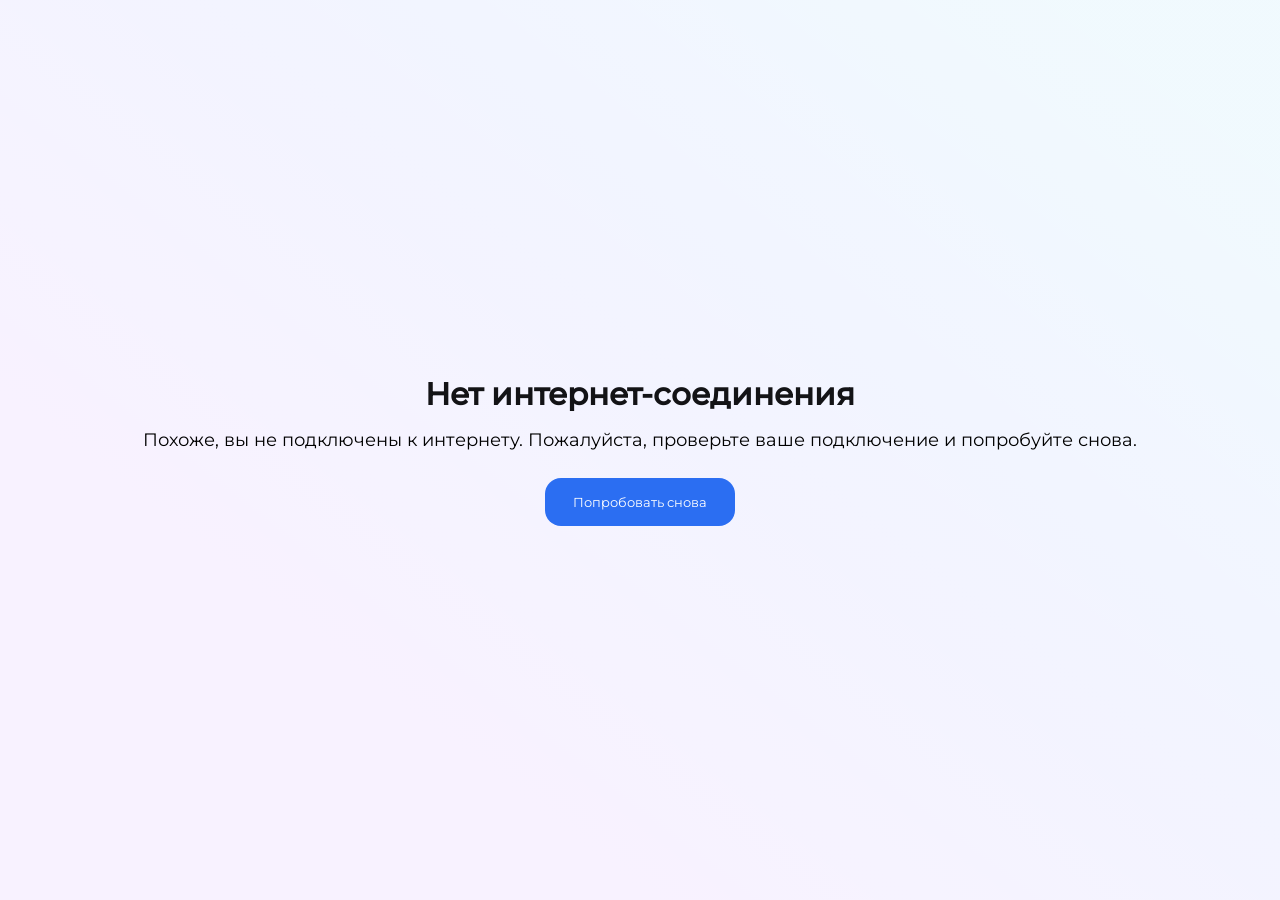
<file: .offline/index.html>
<!DOCTYPE html>
<html lang="ru">

<head>
  <meta charset="UTF-8" />
  <meta name="viewport" content="width=device-width, initial-scale=1.0" />
  <title>Нет интернет-соединения</title>
  <meta name="description"
    content="Отсутствует интернет-соединение. Пожалуйста, проверьте ваше подключение к интернету и попробуйте снова." />

  <link rel="canonical" href="https://extranet.alean.ru" />
  <meta name="author" content="ООО Алеан" />
  <meta name="copyright" content="ООО Алеан" />
  <meta name="robots" content="noindex nofollow" />

  <link rel="shortcut icon" href="/assets/images/favicon/favicon.ico"
    type="image/x-icon" />
  <link rel="apple-touch-icon" sizes="57x57"
    href="/assets/images/favicon/apple-touch-icon-57x57.png" />
  <link rel="apple-touch-icon" sizes="72x72"
    href="/assets/images/favicon/apple-touch-icon-72x72.png" />
  <link rel="apple-touch-icon" sizes="76x76"
    href="/assets/images/favicon/apple-touch-icon-76x76.png" />
  <link rel="apple-touch-icon" sizes="114x114"
    href="/assets/images/favicon/apple-touch-icon-114x114.png" />
  <link rel="apple-touch-icon" sizes="120x120"
    href="/assets/images/favicon/apple-touch-icon-120x120.png" />
  <link rel="apple-touch-icon" sizes="144x144"
    href="/assets/images/favicon/apple-touch-icon-144x144.png" />
  <link rel="apple-touch-icon" sizes="152x152"
    href="/assets/images/favicon/apple-touch-icon-152x152.png" />
  <link rel="apple-touch-icon" sizes="180x180"
    href="/assets/images/favicon/apple-touch-icon-180x180.png" />
  <link rel="mask-icon" href="/assets/images/favicon/safari-pinned-tab.svg"
    color="#769edb" />
  <link rel="icon" type="image/png" sizes="16x16"
    href="/assets/images/favicon/favicon-16x16.png" />
  <link rel="icon" type="image/png" sizes="32x32"
    href="/assets/images/favicon/favicon-32x32.png" />
  <link rel="icon" type="image/png" sizes="96x96"
    href="/assets/images/favicon/favicon-96x96.png" />
  <link rel="icon" type="image/png" sizes="192x192"
    href="/assets/images/favicon/android-icon-192x192.png" />
  <meta name="msapplication-TileColor" content="transparent" />
  <meta name="msapplication-TileImage"
    content="/assets/images/favicon/mstile-144x144.png" />
  <meta name="theme-color" content="transparent" />
  <link rel="stylesheet" href="/assets/css/style.css" />
  <link rel="stylesheet" href="/assets/css/errors.css" />
</head>

<body>
  <main class="error-page">
    <div class="error-page--offline">
      <div class="error-page__wrapper">
        <p class="h3 error-page__title">Нет интернет-соединения</p>
        <p class="error-page__description">Похоже, вы не подключены к интернету. Пожалуйста, проверьте ваше подключение и попробуйте снова.</p>

        <button class="error-page__button button button--primary" onclick="window.location.reload()">
          <span class="button__text">Попробовать снова</span>
        </button>
      </div>
    </div>
  </main>

  <script>
    window.addEventListener('online', () => {
      window.location.reload(); 
    });
  </script>
</body>

</html>
</file>
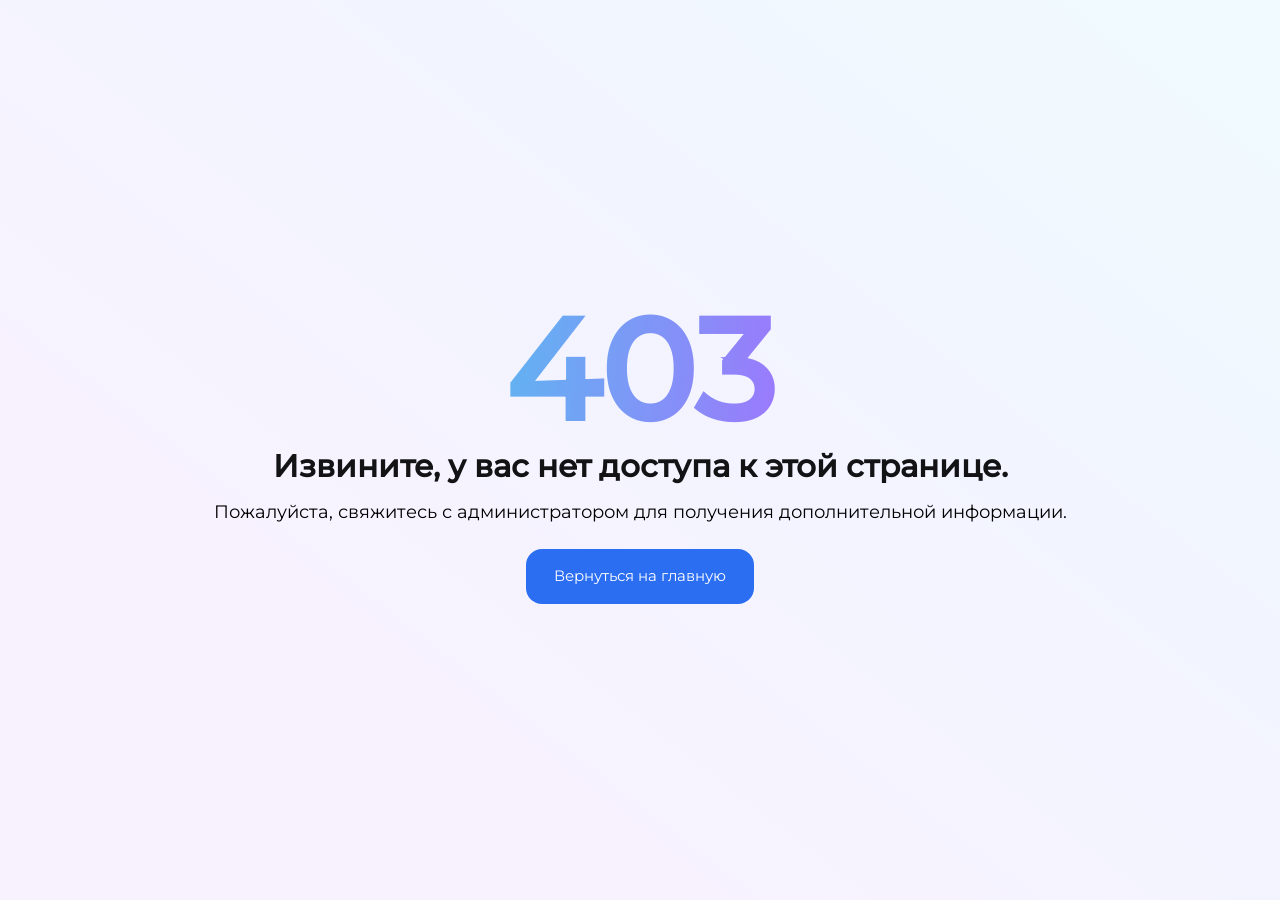
<file: .system-pages/403/index.html>
<!DOCTYPE html>
<html lang="ru">

<head>
  <meta charset="UTF-8" />
  <meta name="viewport" content="width=device-width, initial-scale=1.0" />
  <title>403 - Доступ запрещен</title>
  <meta name="description"
    content="Доступ к этой странице запрещен. Пожалуйста, свяжитесь с администратором для получения дополнительной информации." />


  <link rel="canonical" href="https://extranet.alean.ru" />
  <meta name="author" content="ООО Алеан" />
  <meta name="copyright" content="ООО Алеан" />
  <meta name="robots" content="noindex nofollow" />

  <link rel="shortcut icon" href="/assets/images/favicon/favicon.ico"
    type="image/x-icon" />
  <link rel="apple-touch-icon" sizes="57x57"
    href="/assets/images/favicon/apple-touch-icon-57x57.png" />
  <link rel="apple-touch-icon" sizes="72x72"
    href="/assets/images/favicon/apple-touch-icon-72x72.png" />
  <link rel="apple-touch-icon" sizes="76x76"
    href="/assets/images/favicon/apple-touch-icon-76x76.png" />
  <link rel="apple-touch-icon" sizes="114x114"
    href="/assets/images/favicon/apple-touch-icon-114x114.png" />
  <link rel="apple-touch-icon" sizes="120x120"
    href="/assets/images/favicon/apple-touch-icon-120x120.png" />
  <link rel="apple-touch-icon" sizes="144x144"
    href="/assets/images/favicon/apple-touch-icon-144x144.png" />
  <link rel="apple-touch-icon" sizes="152x152"
    href="/assets/images/favicon/apple-touch-icon-152x152.png" />
  <link rel="apple-touch-icon" sizes="180x180"
    href="/assets/images/favicon/apple-touch-icon-180x180.png" />
  <link rel="mask-icon" href="/assets/images/favicon/safari-pinned-tab.svg"
    color="#769edb" />
  <link rel="icon" type="image/png" sizes="16x16"
    href="/assets/images/favicon/favicon-16x16.png" />
  <link rel="icon" type="image/png" sizes="32x32"
    href="/assets/images/favicon/favicon-32x32.png" />
  <link rel="icon" type="image/png" sizes="96x96"
    href="/assets/images/favicon/favicon-96x96.png" />
  <link rel="icon" type="image/png" sizes="192x192"
    href="/assets/images/favicon/android-icon-192x192.png" />
  <meta name="msapplication-TileColor" content="transparent" />
  <meta name="msapplication-TileImage"
    content="/assets/images/favicon/mstile-144x144.png" />
  <meta name="theme-color" content="transparent" />
  <link rel="stylesheet" href="/assets/css/style.css" />
  <link rel="stylesheet" href="/assets/css/errors.css" />
</head>

<body>
  <main class="error-page">
    <div class="error-page--403">
      <div class="error-page__wrapper">
        <h1 class="h1 error-page__code">403</h1>
        <p class="h3 error-page__title">Извините, у вас нет доступа к этой
          странице.</p>
        <p class="error-page__description">Пожалуйста, свяжитесь с
          администратором для получения дополнительной информации.</p>

        <a href="/" class="error-page__button button button--primary"> <span
            class="button__text"> Вернуться на главную </span> </a>
      </div>
    </div>
  </main>
</body>

</html>
</file>
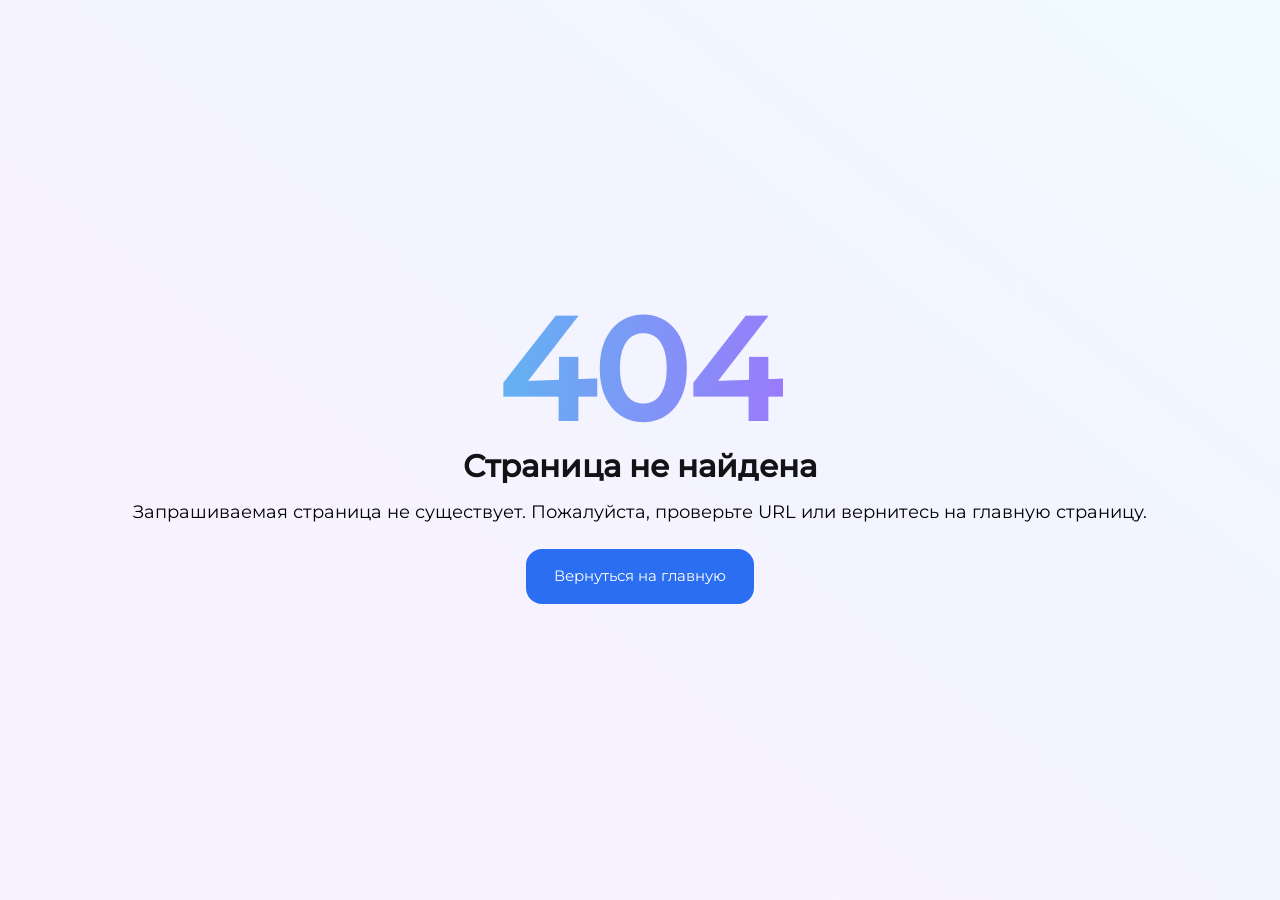
<file: .system-pages/404/index.html>
<!DOCTYPE html>
<html lang="ru">

<head>
  <meta charset="UTF-8" />
  <meta name="viewport" content="width=device-width, initial-scale=1.0" />
  <title>404 - Страница не найдена</title>
  <meta name="description"
    content="Запрашиваемая страница не найдена. Пожалуйста, проверьте URL или вернитесь на главную страницу." />

  <link rel="canonical" href="https://extranet.alean.ru" />
  <meta name="author" content="ООО Алеан" />
  <meta name="copyright" content="ООО Алеан" />
  <meta name="robots" content="noindex nofollow" />

  <link rel="shortcut icon" href="/assets/images/favicon/favicon.ico"
    type="image/x-icon" />
  <link rel="apple-touch-icon" sizes="57x57"
    href="/assets/images/favicon/apple-touch-icon-57x57.png" />
  <link rel="apple-touch-icon" sizes="72x72"
    href="/assets/images/favicon/apple-touch-icon-72x72.png" />
  <link rel="apple-touch-icon" sizes="76x76"
    href="/assets/images/favicon/apple-touch-icon-76x76.png" />
  <link rel="apple-touch-icon" sizes="114x114"
    href="/assets/images/favicon/apple-touch-icon-114x114.png" />
  <link rel="apple-touch-icon" sizes="120x120"
    href="/assets/images/favicon/apple-touch-icon-120x120.png" />
  <link rel="apple-touch-icon" sizes="144x144"
    href="/assets/images/favicon/apple-touch-icon-144x144.png" />
  <link rel="apple-touch-icon" sizes="152x152"
    href="/assets/images/favicon/apple-touch-icon-152x152.png" />
  <link rel="apple-touch-icon" sizes="180x180"
    href="/assets/images/favicon/apple-touch-icon-180x180.png" />
  <link rel="mask-icon" href="/assets/images/favicon/safari-pinned-tab.svg"
    color="#769edb" />
  <link rel="icon" type="image/png" sizes="16x16"
    href="/assets/images/favicon/favicon-16x16.png" />
  <link rel="icon" type="image/png" sizes="32x32"
    href="/assets/images/favicon/favicon-32x32.png" />
  <link rel="icon" type="image/png" sizes="96x96"
    href="/assets/images/favicon/favicon-96x96.png" />
  <link rel="icon" type="image/png" sizes="192x192"
    href="/assets/images/favicon/android-icon-192x192.png" />
  <meta name="msapplication-TileColor" content="transparent" />
  <meta name="msapplication-TileImage"
    content="/assets/images/favicon/mstile-144x144.png" />
  <meta name="theme-color" content="transparent" />
  <link rel="stylesheet" href="/assets/css/style.css" />
  <link rel="stylesheet" href="/assets/css/errors.css" />
</head>

<body>
  <main class="error-page">
    <div class="error-page--404">
      <div class="error-page__wrapper">
        <h1 class="h1 error-page__code">404</h1>
        <p class="h3 error-page__title">Страница не найдена</p>
        <p class="error-page__description">Запрашиваемая страница не существует. Пожалуйста, проверьте URL или вернитесь на главную страницу.</p>

        <a href="/" class="error-page__button button button--primary"> <span
            class="button__text"> Вернуться на главную </span> </a>
      </div>
    </div>
  </main>
</body>

</html>
</file>
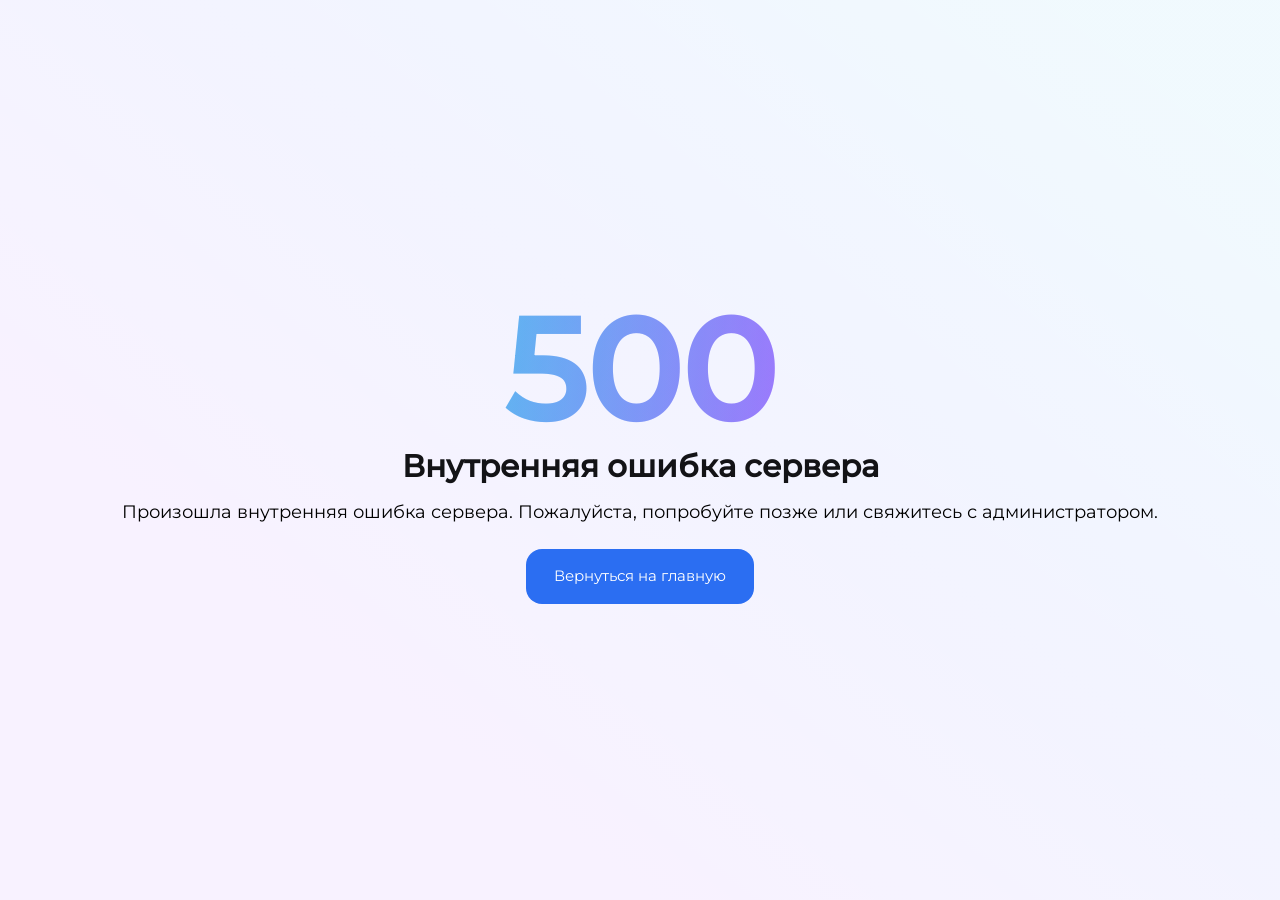
<file: .system-pages/500/index.html>
<!DOCTYPE html>
<html lang="ru">

<head>
  <meta charset="UTF-8" />
  <meta name="viewport" content="width=device-width, initial-scale=1.0" />
  <title>500 - Внутренняя ошибка сервера</title>
  <meta name="description"
    content="Произошла внутренняя ошибка сервера. Пожалуйста, попробуйте позже или свяжитесь с администратором." />

  <link rel="canonical" href="https://extranet.alean.ru" />
  <meta name="author" content="ООО Алеан" />
  <meta name="copyright" content="ООО Алеан" />
  <meta name="robots" content="noindex nofollow" />

  <link rel="shortcut icon" href="/assets/images/favicon/favicon.ico"
    type="image/x-icon" />
  <link rel="apple-touch-icon" sizes="57x57"
    href="/assets/images/favicon/apple-touch-icon-57x57.png" />
  <link rel="apple-touch-icon" sizes="72x72"
    href="/assets/images/favicon/apple-touch-icon-72x72.png" />
  <link rel="apple-touch-icon" sizes="76x76"
    href="/assets/images/favicon/apple-touch-icon-76x76.png" />
  <link rel="apple-touch-icon" sizes="114x114"
    href="/assets/images/favicon/apple-touch-icon-114x114.png" />
  <link rel="apple-touch-icon" sizes="120x120"
    href="/assets/images/favicon/apple-touch-icon-120x120.png" />
  <link rel="apple-touch-icon" sizes="144x144"
    href="/assets/images/favicon/apple-touch-icon-144x144.png" />
  <link rel="apple-touch-icon" sizes="152x152"
    href="/assets/images/favicon/apple-touch-icon-152x152.png" />
  <link rel="apple-touch-icon" sizes="180x180"
    href="/assets/images/favicon/apple-touch-icon-180x180.png" />
  <link rel="mask-icon" href="/assets/images/favicon/safari-pinned-tab.svg"
    color="#769edb" />
  <link rel="icon" type="image/png" sizes="16x16"
    href="/assets/images/favicon/favicon-16x16.png" />
  <link rel="icon" type="image/png" sizes="32x32"
    href="/assets/images/favicon/favicon-32x32.png" />
  <link rel="icon" type="image/png" sizes="96x96"
    href="/assets/images/favicon/favicon-96x96.png" />
  <link rel="icon" type="image/png" sizes="192x192"
    href="/assets/images/favicon/android-icon-192x192.png" />
  <meta name="msapplication-TileColor" content="transparent" />
  <meta name="msapplication-TileImage"
    content="/assets/images/favicon/mstile-144x144.png" />
  <meta name="theme-color" content="transparent" />
  <link rel="stylesheet" href="/assets/css/style.css" />
  <link rel="stylesheet" href="/assets/css/errors.css" />
</head>

<body>
  <main class="error-page">
    <div class="error-page--500">
      <div class="error-page__wrapper">
        <h1 class="h1 error-page__code">500</h1>
        <p class="h3 error-page__title">Внутренняя ошибка сервера</p>
        <p class="error-page__description">Произошла внутренняя ошибка сервера. Пожалуйста, попробуйте позже или свяжитесь с администратором.</p>

        <a href="/" class="error-page__button button button--primary"> <span
            class="button__text"> Вернуться на главную </span> </a>
      </div>
    </div>
  </main>
</body>

</html>
</file>
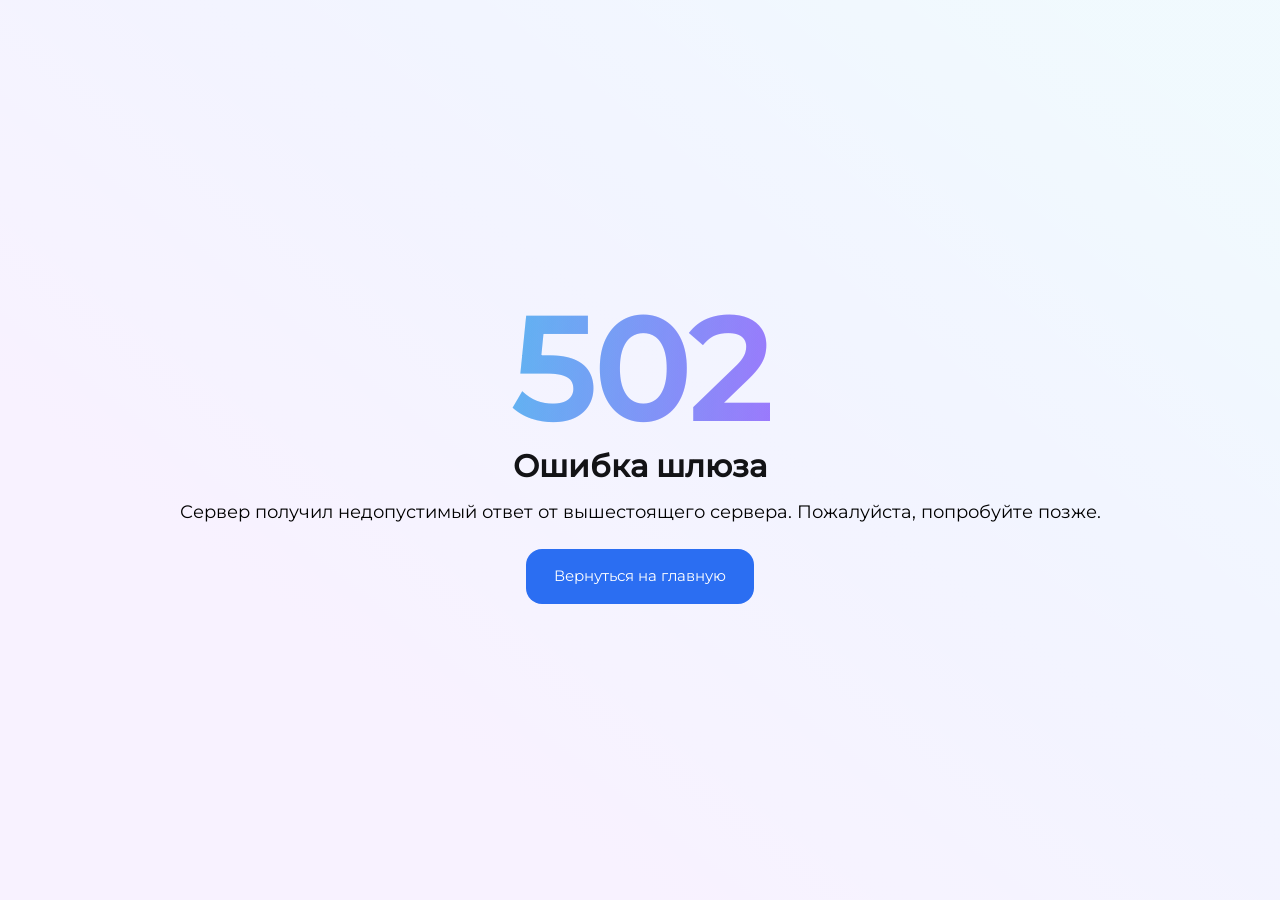
<file: .system-pages/502/index.html>
<!DOCTYPE html>
<html lang="ru">

<head>
  <meta charset="UTF-8" />
  <meta name="viewport" content="width=device-width, initial-scale=1.0" />
  <title>502 - Ошибка шлюза</title>
  <meta name="description"
    content="Сервер получил недопустимый ответ от вышестоящего сервера. Пожалуйста, попробуйте позже." />

  <link rel="canonical" href="https://extranet.alean.ru" />
  <meta name="author" content="ООО Алеан" />
  <meta name="copyright" content="ООО Алеан" />
  <meta name="robots" content="noindex nofollow" />

  <link rel="shortcut icon" href="/assets/images/favicon/favicon.ico"
    type="image/x-icon" />
  <link rel="apple-touch-icon" sizes="57x57"
    href="/assets/images/favicon/apple-touch-icon-57x57.png" />
  <link rel="apple-touch-icon" sizes="72x72"
    href="/assets/images/favicon/apple-touch-icon-72x72.png" />
  <link rel="apple-touch-icon" sizes="76x76"
    href="/assets/images/favicon/apple-touch-icon-76x76.png" />
  <link rel="apple-touch-icon" sizes="114x114"
    href="/assets/images/favicon/apple-touch-icon-114x114.png" />
  <link rel="apple-touch-icon" sizes="120x120"
    href="/assets/images/favicon/apple-touch-icon-120x120.png" />
  <link rel="apple-touch-icon" sizes="144x144"
    href="/assets/images/favicon/apple-touch-icon-144x144.png" />
  <link rel="apple-touch-icon" sizes="152x152"
    href="/assets/images/favicon/apple-touch-icon-152x152.png" />
  <link rel="apple-touch-icon" sizes="180x180"
    href="/assets/images/favicon/apple-touch-icon-180x180.png" />
  <link rel="mask-icon" href="/assets/images/favicon/safari-pinned-tab.svg"
    color="#769edb" />
  <link rel="icon" type="image/png" sizes="16x16"
    href="/assets/images/favicon/favicon-16x16.png" />
  <link rel="icon" type="image/png" sizes="32x32"
    href="/assets/images/favicon/favicon-32x32.png" />
  <link rel="icon" type="image/png" sizes="96x96"
    href="/assets/images/favicon/favicon-96x96.png" />
  <link rel="icon" type="image/png" sizes="192x192"
    href="/assets/images/favicon/android-icon-192x192.png" />
  <meta name="msapplication-TileColor" content="transparent" />
  <meta name="msapplication-TileImage"
    content="/assets/images/favicon/mstile-144x144.png" />
  <meta name="theme-color" content="transparent" />
  <link rel="stylesheet" href="/assets/css/style.css" />
  <link rel="stylesheet" href="/assets/css/errors.css" />
</head>

<body>
  <main class="error-page">
    <div class="error-page--502">
      <div class="error-page__wrapper">
        <h1 class="h1 error-page__code">502</h1>
        <p class="h3 error-page__title">Ошибка шлюза</p>
        <p class="error-page__description">Сервер получил недопустимый ответ от вышестоящего сервера. Пожалуйста, попробуйте позже.</p>

        <a href="/" class="error-page__button button button--primary"> <span
            class="button__text"> Вернуться на главную </span> </a>
      </div>
    </div>
  </main>
</body>

</html>
</file>
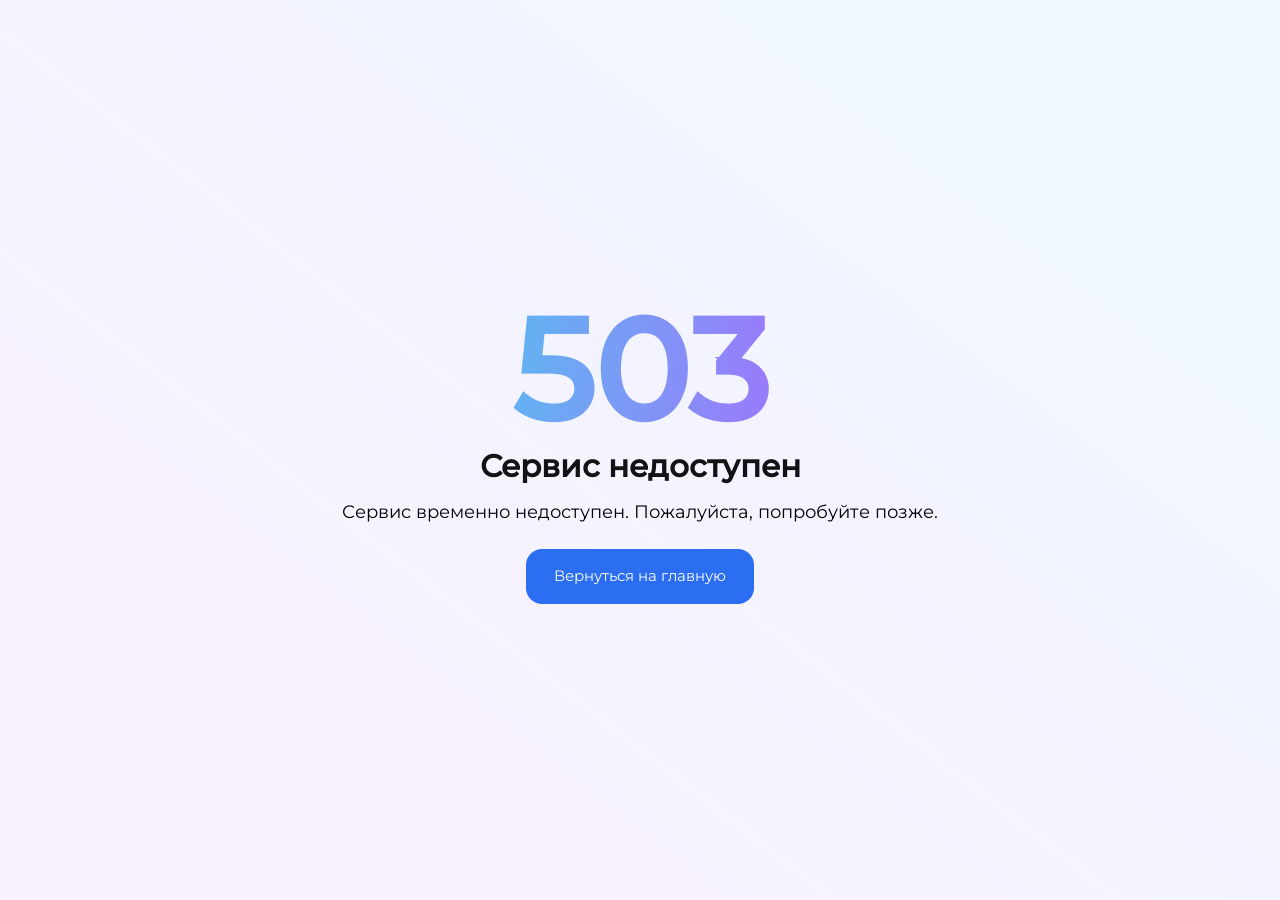
<file: .system-pages/503/index.html>
<!DOCTYPE html>
<html lang="ru">

<head>
  <meta charset="UTF-8" />
  <meta name="viewport" content="width=device-width, initial-scale=1.0" />
  <title>503 - Сервис недоступен</title>
  <meta name="description"
    content="Сервис временно недоступен. Пожалуйста, попробуйте позже." />

  <link rel="canonical" href="https://extranet.alean.ru" />
  <meta name="author" content="ООО Алеан" />
  <meta name="copyright" content="ООО Алеан" />
  <meta name="robots" content="noindex nofollow" />

  <link rel="shortcut icon" href="/assets/images/favicon/favicon.ico"
    type="image/x-icon" />
  <link rel="apple-touch-icon" sizes="57x57"
    href="/assets/images/favicon/apple-touch-icon-57x57.png" />
  <link rel="apple-touch-icon" sizes="72x72"
    href="/assets/images/favicon/apple-touch-icon-72x72.png" />
  <link rel="apple-touch-icon" sizes="76x76"
    href="/assets/images/favicon/apple-touch-icon-76x76.png" />
  <link rel="apple-touch-icon" sizes="114x114"
    href="/assets/images/favicon/apple-touch-icon-114x114.png" />
  <link rel="apple-touch-icon" sizes="120x120"
    href="/assets/images/favicon/apple-touch-icon-120x120.png" />
  <link rel="apple-touch-icon" sizes="144x144"
    href="/assets/images/favicon/apple-touch-icon-144x144.png" />
  <link rel="apple-touch-icon" sizes="152x152"
    href="/assets/images/favicon/apple-touch-icon-152x152.png" />
  <link rel="apple-touch-icon" sizes="180x180"
    href="/assets/images/favicon/apple-touch-icon-180x180.png" />
  <link rel="mask-icon" href="/assets/images/favicon/safari-pinned-tab.svg"
    color="#769edb" />
  <link rel="icon" type="image/png" sizes="16x16"
    href="/assets/images/favicon/favicon-16x16.png" />
  <link rel="icon" type="image/png" sizes="32x32"
    href="/assets/images/favicon/favicon-32x32.png" />
  <link rel="icon" type="image/png" sizes="96x96"
    href="/assets/images/favicon/favicon-96x96.png" />
  <link rel="icon" type="image/png" sizes="192x192"
    href="/assets/images/favicon/android-icon-192x192.png" />
  <meta name="msapplication-TileColor" content="transparent" />
  <meta name="msapplication-TileImage"
    content="/assets/images/favicon/mstile-144x144.png" />
  <meta name="theme-color" content="transparent" />
  <link rel="stylesheet" href="/assets/css/style.css" />
  <link rel="stylesheet" href="/assets/css/errors.css" />
</head>

<body>
  <main class="error-page">
    <div class="error-page--503">
      <div class="error-page__wrapper">
        <h1 class="h1 error-page__code">503</h1>
        <p class="h3 error-page__title">Сервис недоступен</p>
        <p class="error-page__description">Сервис временно недоступен. Пожалуйста, попробуйте позже.</p>

        <a href="/" class="error-page__button button button--primary"> <span
            class="button__text"> Вернуться на главную </span> </a>
      </div>
    </div>
  </main>
</body>

</html>
</file>
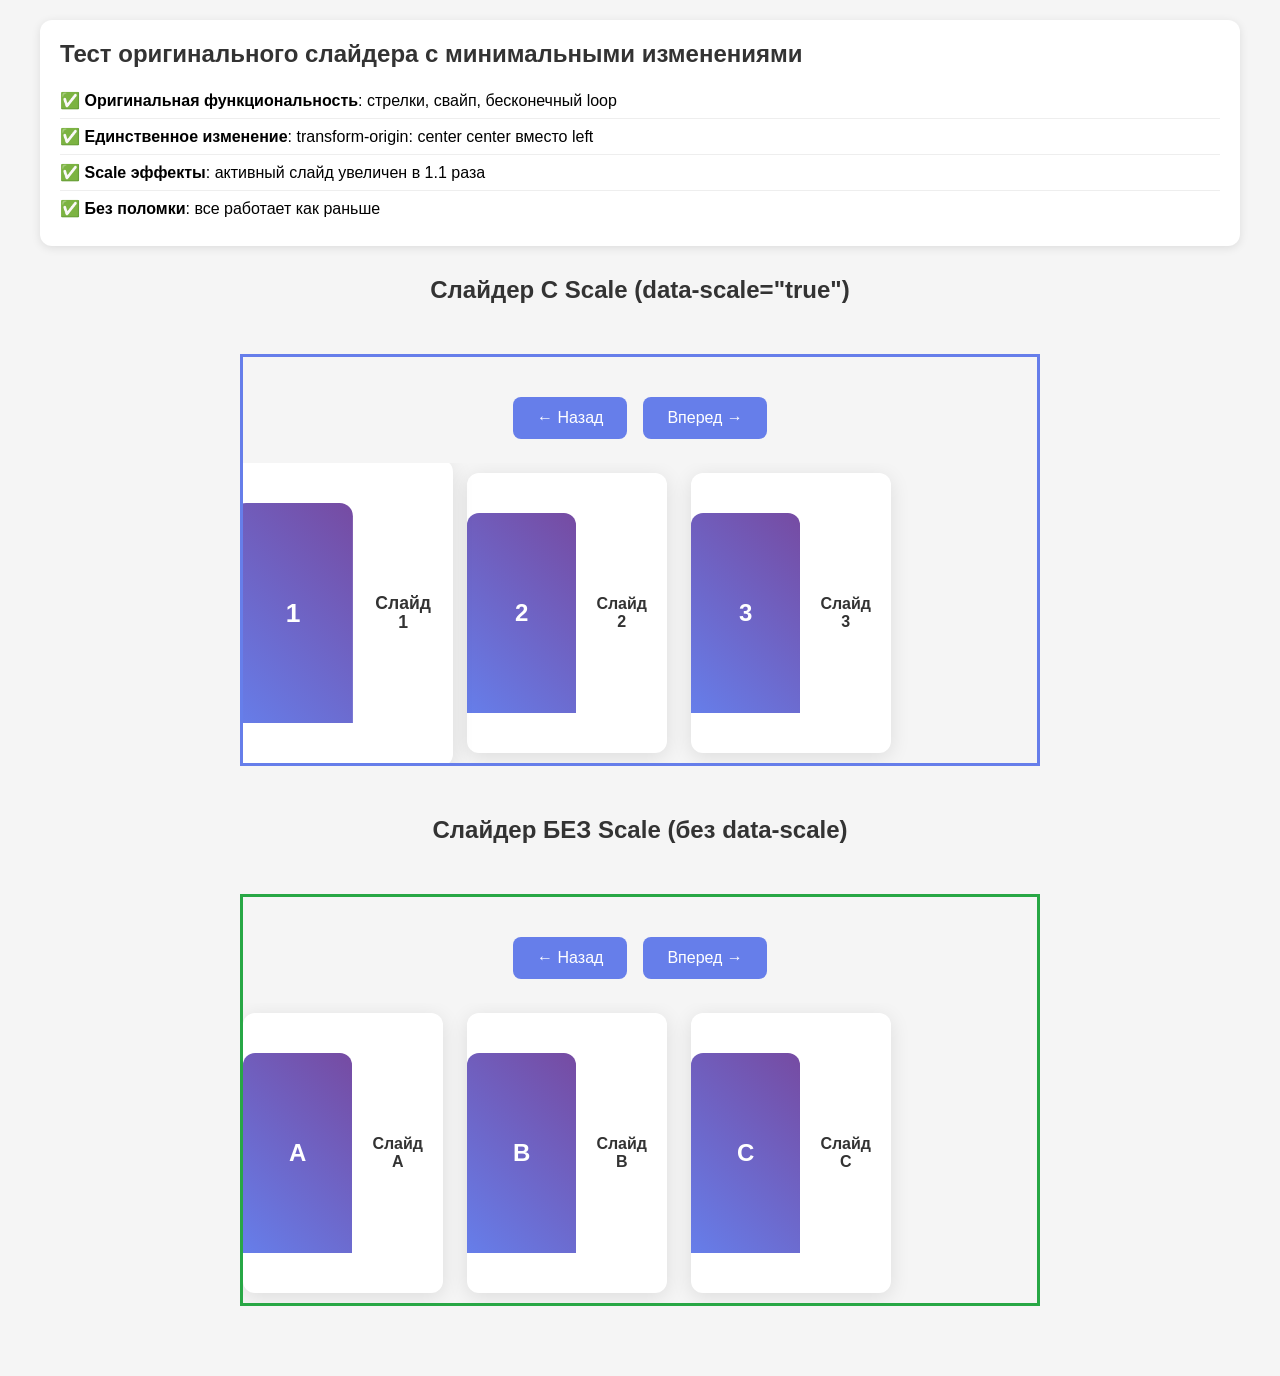
<file: test-original.html>
<!DOCTYPE html>
<html lang="ru">
<head>
    <meta charset="UTF-8">
    <meta name="viewport" content="width=device-width, initial-scale=1.0">
    <title>Тест оригинального слайдера</title>
    <style>
        * {
            margin: 0;
            padding: 0;
            box-sizing: border-box;
        }
        
        body {
            font-family: Arial, sans-serif;
            background: #f5f5f5;
            padding: 20px;
        }
        
        .container {
            max-width: 1200px;
            margin: 0 auto;
        }
        
        .slider {
            position: relative;
            z-index: 10;
            max-width: 800px;
            width: 100%;
            margin: 50px auto;
        }
        
        .slider__wrapper {
            overflow: hidden;
            margin-top: 24px;
            display: flex;
            align-items: center;
            height: 300px;
        }
        
        .slider__items {
            display: flex;
            transition: transform 0.3s ease;
            will-change: transform;
            align-items: center;
        }
        
        .slider__item {
            flex: 0 0 200px;
            position: relative;
            user-select: none;
            will-change: transform;
            backface-visibility: hidden;
            transform-origin: center center;
            display: flex;
            align-items: center;
            flex-wrap: nowrap;
            max-width: 200px;
            margin-right: 24px;
            height: 280px;
            background: #fff;
            border-radius: 12px;
            box-shadow: 0 4px 20px rgba(0,0,0,0.1);
            transition: transform 0.3s ease;
        }
        
        .slider__image {
            width: 100%;
            height: 200px;
            background: linear-gradient(45deg, #667eea 0%, #764ba2 100%);
            border-radius: 12px 12px 0 0;
            display: flex;
            align-items: center;
            justify-content: center;
            color: white;
            font-size: 24px;
            font-weight: bold;
        }
        
        .slider__text {
            padding: 20px;
            text-align: center;
            font-weight: bold;
            color: #333;
        }
        
        .slider__navigation {
            display: flex;
            gap: 16px;
            margin-top: 40px;
            justify-content: center;
        }
        
        .button {
            padding: 12px 24px;
            background: #667eea;
            color: white;
            border: none;
            border-radius: 8px;
            cursor: pointer;
            font-size: 16px;
            transition: background 0.3s ease;
        }
        
        .button:hover {
            background: #5a6fd8;
        }
        
        .test-info {
            background: #fff;
            padding: 20px;
            border-radius: 12px;
            margin-bottom: 30px;
            box-shadow: 0 2px 10px rgba(0,0,0,0.1);
        }
        
        .test-info h2 {
            color: #333;
            margin-bottom: 15px;
        }
        
        .test-info ul {
            list-style: none;
            padding-left: 0;
        }
        
        .test-info li {
            padding: 8px 0;
            border-bottom: 1px solid #eee;
        }
        
        .test-info li:last-child {
            border-bottom: none;
        }
        
        .slider-title {
            text-align: center;
            margin-bottom: 20px;
            color: #333;
            font-size: 24px;
            font-weight: bold;
        }
        
        .slider-with-scale {
            border: 3px solid #667eea;
        }
        
        .slider-without-scale {
            border: 3px solid #28a745;
        }
    </style>
</head>
<body>
    <div class="container">
        <div class="test-info">
            <h2>Тест оригинального слайдера с минимальными изменениями</h2>
            <ul>
                <li>✅ <strong>Оригинальная функциональность</strong>: стрелки, свайп, бесконечный loop</li>
                <li>✅ <strong>Единственное изменение</strong>: transform-origin: center center вместо left</li>
                <li>✅ <strong>Scale эффекты</strong>: активный слайд увеличен в 1.1 раза</li>
                <li>✅ <strong>Без поломки</strong>: все работает как раньше</li>
            </ul>
        </div>
        
        <!-- Слайдер С Scale -->
        <div class="slider-title">Слайдер С Scale (data-scale="true")</div>
        <div class="slider slider-with-scale" data-slider="slider" data-loop="true" data-scale="true" data-autoplay="true">
            <div class="slider__navigation">
                <button class="button slider__button-prev" aria-label="Предыдущий слайд">
                    ← Назад
                </button>
                <button class="button slider__button-next" aria-label="Следующий слайд">
                    Вперед →
                </button>
            </div>
            <div class="slider__wrapper">
                <div class="slider__items">
                    <div class="slider__item">
                        <div class="slider__image">1</div>
                        <div class="slider__text">Слайд 1</div>
                    </div>
                    <div class="slider__item">
                        <div class="slider__image">2</div>
                        <div class="slider__text">Слайд 2</div>
                    </div>
                    <div class="slider__item">
                        <div class="slider__image">3</div>
                        <div class="slider__text">Слайд 3</div>
                    </div>
                    <div class="slider__item">
                        <div class="slider__image">4</div>
                        <div class="slider__text">Слайд 4</div>
                    </div>
                </div>
            </div>
        </div>
        
        <!-- Слайдер БЕЗ Scale -->
        <div class="slider-title">Слайдер БЕЗ Scale (без data-scale)</div>
        <div class="slider slider-without-scale" data-slider="slider" data-loop="true" data-autoplay="true">
            <div class="slider__navigation">
                <button class="button slider__button-prev" aria-label="Предыдущий слайд">
                    ← Назад
                </button>
                <button class="button slider__button-next" aria-label="Следующий слайд">
                    Вперед →
                </button>
            </div>
            <div class="slider__wrapper">
                <div class="slider__items">
                    <div class="slider__item">
                        <div class="slider__image">A</div>
                        <div class="slider__text">Слайд A</div>
                    </div>
                    <div class="slider__item">
                        <div class="slider__image">B</div>
                        <div class="slider__text">Слайд B</div>
                    </div>
                    <div class="slider__item">
                        <div class="slider__image">C</div>
                        <div class="slider__text">Слайд C</div>
                    </div>
                    <div class="slider__item">
                        <div class="slider__image">D</div>
                        <div class="slider__text">Слайд D</div>
                    </div>
                </div>
            </div>
        </div>
    </div>
    
    <script src="./assets/js/slider.js"></script>
</body>
</html>
</file>
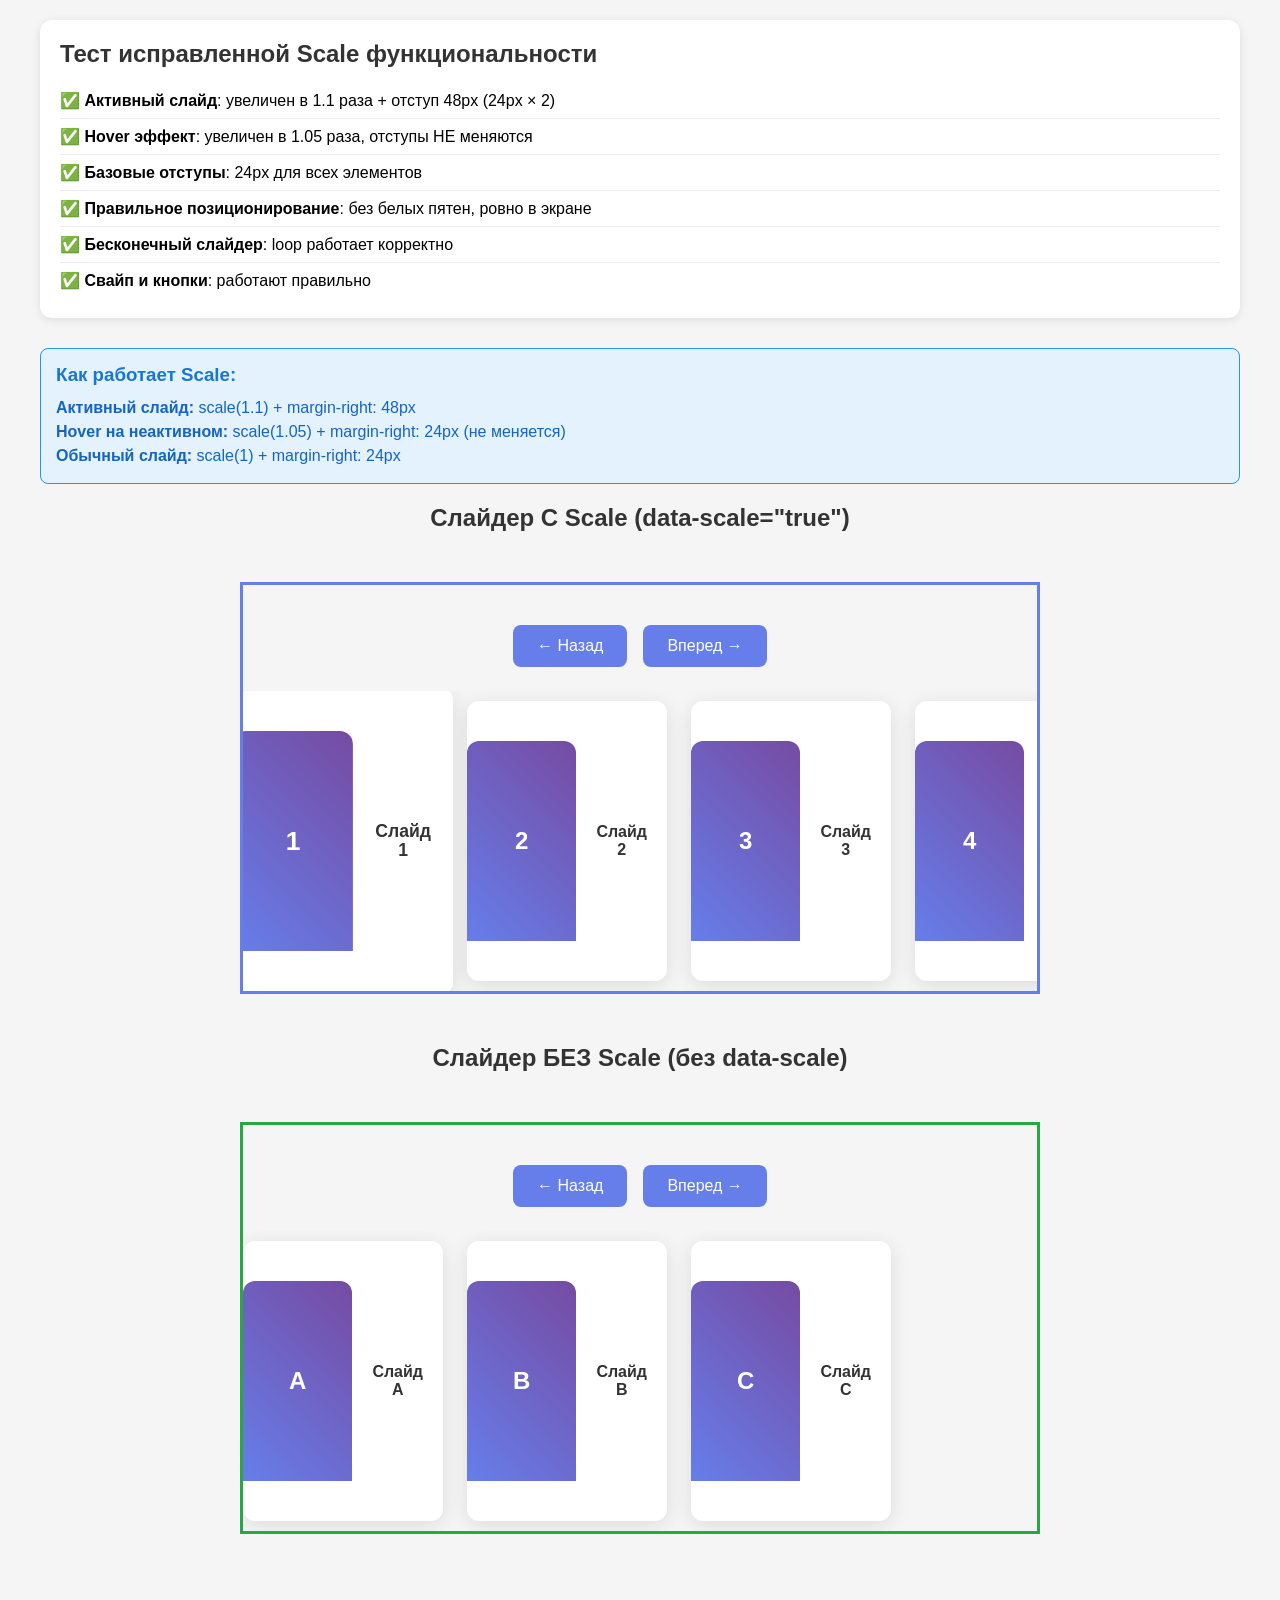
<file: test-scale-fixed.html>
<!DOCTYPE html>
<html lang="ru">
<head>
    <meta charset="UTF-8">
    <meta name="viewport" content="width=device-width, initial-scale=1.0">
    <title>Тест исправленной Scale функциональности</title>
    <style>
        * {
            margin: 0;
            padding: 0;
            box-sizing: border-box;
        }
        
        body {
            font-family: Arial, sans-serif;
            background: #f5f5f5;
            padding: 20px;
        }
        
        .container {
            max-width: 1200px;
            margin: 0 auto;
        }
        
        .slider {
            position: relative;
            z-index: 10;
            max-width: 800px;
            width: 100%;
            margin: 50px auto;
        }
        
        .slider__wrapper {
            overflow: hidden;
            margin-top: 24px;
            display: flex;
            align-items: center;
            height: 300px;
        }
        
        .slider__items {
            display: flex;
            transition: transform 0.3s ease;
            will-change: transform;
            align-items: center;
        }
        
        .slider__item {
            flex: 0 0 200px;
            position: relative;
            user-select: none;
            will-change: transform;
            backface-visibility: hidden;
            transform-origin: center center;
            display: flex;
            align-items: center;
            flex-wrap: nowrap;
            max-width: 200px;
            margin-right: 24px;
            height: 280px;
            background: #fff;
            border-radius: 12px;
            box-shadow: 0 4px 20px rgba(0,0,0,0.1);
            transition: transform 0.3s ease, margin 0.3s ease;
        }
        
        .slider__image {
            width: 100%;
            height: 200px;
            background: linear-gradient(45deg, #667eea 0%, #764ba2 100%);
            border-radius: 12px 12px 0 0;
            display: flex;
            align-items: center;
            justify-content: center;
            color: white;
            font-size: 24px;
            font-weight: bold;
        }
        
        .slider__text {
            padding: 20px;
            text-align: center;
            font-weight: bold;
            color: #333;
        }
        
        .slider__navigation {
            display: flex;
            gap: 16px;
            margin-top: 40px;
            justify-content: center;
        }
        
        .button {
            padding: 12px 24px;
            background: #667eea;
            color: white;
            border: none;
            border-radius: 8px;
            cursor: pointer;
            font-size: 16px;
            transition: background 0.3s ease;
        }
        
        .button:hover {
            background: #5a6fd8;
        }
        
        .test-info {
            background: #fff;
            padding: 20px;
            border-radius: 12px;
            margin-bottom: 30px;
            box-shadow: 0 2px 10px rgba(0,0,0,0.1);
        }
        
        .test-info h2 {
            color: #333;
            margin-bottom: 15px;
        }
        
        .test-info ul {
            list-style: none;
            padding-left: 0;
        }
        
        .test-info li {
            padding: 8px 0;
            border-bottom: 1px solid #eee;
        }
        
        .test-info li:last-child {
            border-bottom: none;
        }
        
        .slider-title {
            text-align: center;
            margin-bottom: 20px;
            color: #333;
            font-size: 24px;
            font-weight: bold;
        }
        
        .slider-with-scale {
            border: 3px solid #667eea;
        }
        
        .slider-without-scale {
            border: 3px solid #28a745;
        }
        
        .info-box {
            background: #e3f2fd;
            border: 1px solid #2196f3;
            border-radius: 8px;
            padding: 15px;
            margin: 20px 0;
        }
        
        .info-box h3 {
            color: #1976d2;
            margin-bottom: 10px;
        }
        
        .info-box p {
            color: #1565c0;
            line-height: 1.5;
        }
    </style>
</head>
<body>
    <div class="container">
        <div class="test-info">
            <h2>Тест исправленной Scale функциональности</h2>
            <ul>
                <li>✅ <strong>Активный слайд</strong>: увеличен в 1.1 раза + отступ 48px (24px × 2)</li>
                <li>✅ <strong>Hover эффект</strong>: увеличен в 1.05 раза, отступы НЕ меняются</li>
                <li>✅ <strong>Базовые отступы</strong>: 24px для всех элементов</li>
                <li>✅ <strong>Правильное позиционирование</strong>: без белых пятен, ровно в экране</li>
                <li>✅ <strong>Бесконечный слайдер</strong>: loop работает корректно</li>
                <li>✅ <strong>Свайп и кнопки</strong>: работают правильно</li>
            </ul>
        </div>
        
        <div class="info-box">
            <h3>Как работает Scale:</h3>
            <p><strong>Активный слайд:</strong> scale(1.1) + margin-right: 48px</p>
            <p><strong>Hover на неактивном:</strong> scale(1.05) + margin-right: 24px (не меняется)</p>
            <p><strong>Обычный слайд:</strong> scale(1) + margin-right: 24px</p>
        </div>
        
        <!-- Слайдер С Scale -->
        <div class="slider-title">Слайдер С Scale (data-scale="true")</div>
        <div class="slider slider-with-scale" data-slider="slider" data-loop="true" data-scale="true" data-autoplay="true">
            <div class="slider__navigation">
                <button class="button slider__button-prev" aria-label="Предыдущий слайд">
                    ← Назад
                </button>
                <button class="button slider__button-next" aria-label="Следующий слайд">
                    Вперед →
                </button>
            </div>
            <div class="slider__wrapper">
                <div class="slider__items">
                    <div class="slider__item">
                        <div class="slider__image">1</div>
                        <div class="slider__text">Слайд 1</div>
                    </div>
                    <div class="slider__item">
                        <div class="slider__image">2</div>
                        <div class="slider__text">Слайд 2</div>
                    </div>
                    <div class="slider__item">
                        <div class="slider__image">3</div>
                        <div class="slider__text">Слайд 3</div>
                    </div>
                    <div class="slider__item">
                        <div class="slider__image">4</div>
                        <div class="slider__text">Слайд 4</div>
                    </div>
                    <div class="slider__item">
                        <div class="slider__image">5</div>
                        <div class="slider__text">Слайд 5</div>
                    </div>
                </div>
            </div>
        </div>
        
        <!-- Слайдер БЕЗ Scale -->
        <div class="slider-title">Слайдер БЕЗ Scale (без data-scale)</div>
        <div class="slider slider-without-scale" data-slider="slider" data-loop="true" data-autoplay="true">
            <div class="slider__navigation">
                <button class="button slider__button-prev" aria-label="Предыдущий слайд">
                    ← Назад
                </button>
                <button class="button slider__button-next" aria-label="Следующий слайд">
                    Вперед →
                </button>
            </div>
            <div class="slider__wrapper">
                <div class="slider__items">
                    <div class="slider__item">
                        <div class="slider__image">A</div>
                        <div class="slider__text">Слайд A</div>
                    </div>
                    <div class="slider__item">
                        <div class="slider__image">B</div>
                        <div class="slider__text">Слайд B</div>
                    </div>
                    <div class="slider__item">
                        <div class="slider__image">C</div>
                        <div class="slider__text">Слайд C</div>
                    </div>
                    <div class="slider__item">
                        <div class="slider__image">D</div>
                        <div class="slider__text">Слайд D</div>
                    </div>
                </div>
            </div>
        </div>
    </div>
    
    <script src="./assets/js/slider.js"></script>
</body>
</html>
</file>
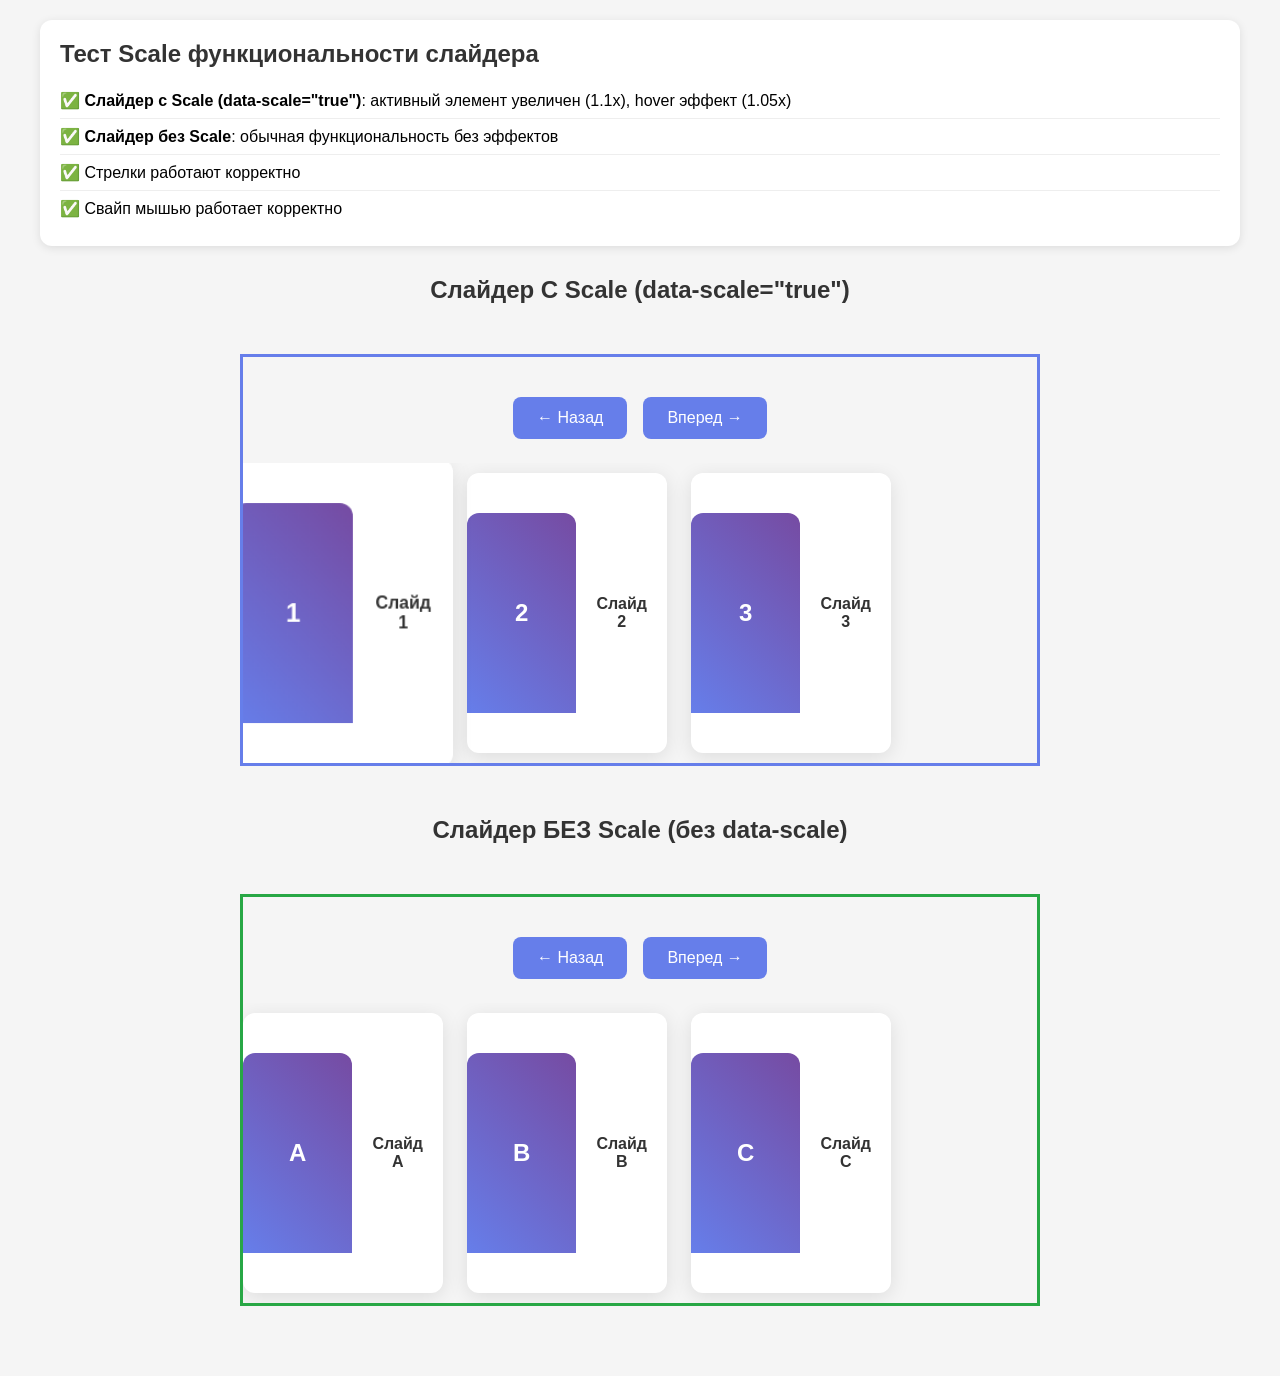
<file: test-scale.html>
<!DOCTYPE html>
<html lang="ru">
<head>
    <meta charset="UTF-8">
    <meta name="viewport" content="width=device-width, initial-scale=1.0">
    <title>Тест Scale функциональности</title>
    <style>
        * {
            margin: 0;
            padding: 0;
            box-sizing: border-box;
        }
        
        body {
            font-family: Arial, sans-serif;
            background: #f5f5f5;
            padding: 20px;
        }
        
        .container {
            max-width: 1200px;
            margin: 0 auto;
        }
        
        .slider {
            position: relative;
            z-index: 10;
            max-width: 800px;
            width: 100%;
            margin: 50px auto;
        }
        
        .slider__wrapper {
            overflow: hidden;
            margin-top: 24px;
            display: flex;
            align-items: center;
            height: 300px;
        }
        
        .slider__items {
            display: flex;
            transition: transform 0.3s ease;
            will-change: transform;
            align-items: center;
        }
        
        .slider__item {
            flex: 0 0 200px;
            position: relative;
            user-select: none;
            will-change: transform;
            backface-visibility: hidden;
            transform-origin: center center;
            display: flex;
            align-items: center;
            flex-wrap: nowrap;
            max-width: 200px;
            margin-right: 24px;
            height: 280px;
            background: #fff;
            border-radius: 12px;
            box-shadow: 0 4px 20px rgba(0,0,0,0.1);
            transition: transform 0.3s ease;
        }
        
        .slider__image {
            width: 100%;
            height: 200px;
            background: linear-gradient(45deg, #667eea 0%, #764ba2 100%);
            border-radius: 12px 12px 0 0;
            display: flex;
            align-items: center;
            justify-content: center;
            color: white;
            font-size: 24px;
            font-weight: bold;
        }
        
        .slider__text {
            padding: 20px;
            text-align: center;
            font-weight: bold;
            color: #333;
        }
        
        .slider__navigation {
            display: flex;
            gap: 16px;
            margin-top: 40px;
            justify-content: center;
        }
        
        .button {
            padding: 12px 24px;
            background: #667eea;
            color: white;
            border: none;
            border-radius: 8px;
            cursor: pointer;
            font-size: 16px;
            transition: background 0.3s ease;
        }
        
        .button:hover {
            background: #5a6fd8;
        }
        
        .test-info {
            background: #fff;
            padding: 20px;
            border-radius: 12px;
            margin-bottom: 30px;
            box-shadow: 0 2px 10px rgba(0,0,0,0.1);
        }
        
        .test-info h2 {
            color: #333;
            margin-bottom: 15px;
        }
        
        .test-info ul {
            list-style: none;
            padding-left: 0;
        }
        
        .test-info li {
            padding: 8px 0;
            border-bottom: 1px solid #eee;
        }
        
        .test-info li:last-child {
            border-bottom: none;
        }
        
        .slider-title {
            text-align: center;
            margin-bottom: 20px;
            color: #333;
            font-size: 24px;
            font-weight: bold;
        }
        
        .slider-with-scale {
            border: 3px solid #667eea;
        }
        
        .slider-without-scale {
            border: 3px solid #28a745;
        }
    </style>
</head>
<body>
    <div class="container">
        <div class="test-info">
            <h2>Тест Scale функциональности слайдера</h2>
            <ul>
                <li>✅ <strong>Слайдер с Scale (data-scale="true")</strong>: активный элемент увеличен (1.1x), hover эффект (1.05x)</li>
                <li>✅ <strong>Слайдер без Scale</strong>: обычная функциональность без эффектов</li>
                <li>✅ Стрелки работают корректно</li>
                <li>✅ Свайп мышью работает корректно</li>
            </ul>
        </div>
        
        <!-- Слайдер С Scale -->
        <div class="slider-title">Слайдер С Scale (data-scale="true")</div>
        <div class="slider slider-with-scale" data-slider="slider" data-loop="true" data-scale="true" data-autoplay="true">
            <div class="slider__navigation">
                <button class="button slider__button-prev" aria-label="Предыдущий слайд">
                    ← Назад
                </button>
                <button class="button slider__button-next" aria-label="Следующий слайд">
                    Вперед →
                </button>
            </div>
            <div class="slider__wrapper">
                <div class="slider__items">
                    <div class="slider__item">
                        <div class="slider__image">1</div>
                        <div class="slider__text">Слайд 1</div>
                    </div>
                    <div class="slider__item">
                        <div class="slider__image">2</div>
                        <div class="slider__text">Слайд 2</div>
                    </div>
                    <div class="slider__item">
                        <div class="slider__image">3</div>
                        <div class="slider__text">Слайд 3</div>
                    </div>
                    <div class="slider__item">
                        <div class="slider__image">4</div>
                        <div class="slider__text">Слайд 4</div>
                    </div>
                </div>
            </div>
        </div>
        
        <!-- Слайдер БЕЗ Scale -->
        <div class="slider-title">Слайдер БЕЗ Scale (без data-scale)</div>
        <div class="slider slider-without-scale" data-slider="slider" data-loop="true" data-autoplay="true">
            <div class="slider__navigation">
                <button class="button slider__button-prev" aria-label="Предыдущий слайд">
                    ← Назад
                </button>
                <button class="button slider__button-next" aria-label="Следующий слайд">
                    Вперед →
                </button>
            </div>
            <div class="slider__wrapper">
                <div class="slider__items">
                    <div class="slider__item">
                        <div class="slider__image">A</div>
                        <div class="slider__text">Слайд A</div>
                    </div>
                    <div class="slider__item">
                        <div class="slider__image">B</div>
                        <div class="slider__text">Слайд B</div>
                    </div>
                    <div class="slider__item">
                        <div class="slider__image">C</div>
                        <div class="slider__text">Слайд C</div>
                    </div>
                    <div class="slider__item">
                        <div class="slider__image">D</div>
                        <div class="slider__text">Слайд D</div>
                    </div>
                </div>
            </div>
        </div>
    </div>
    
    <script src="./assets/js/slider.js"></script>
</body>
</html>
</file>
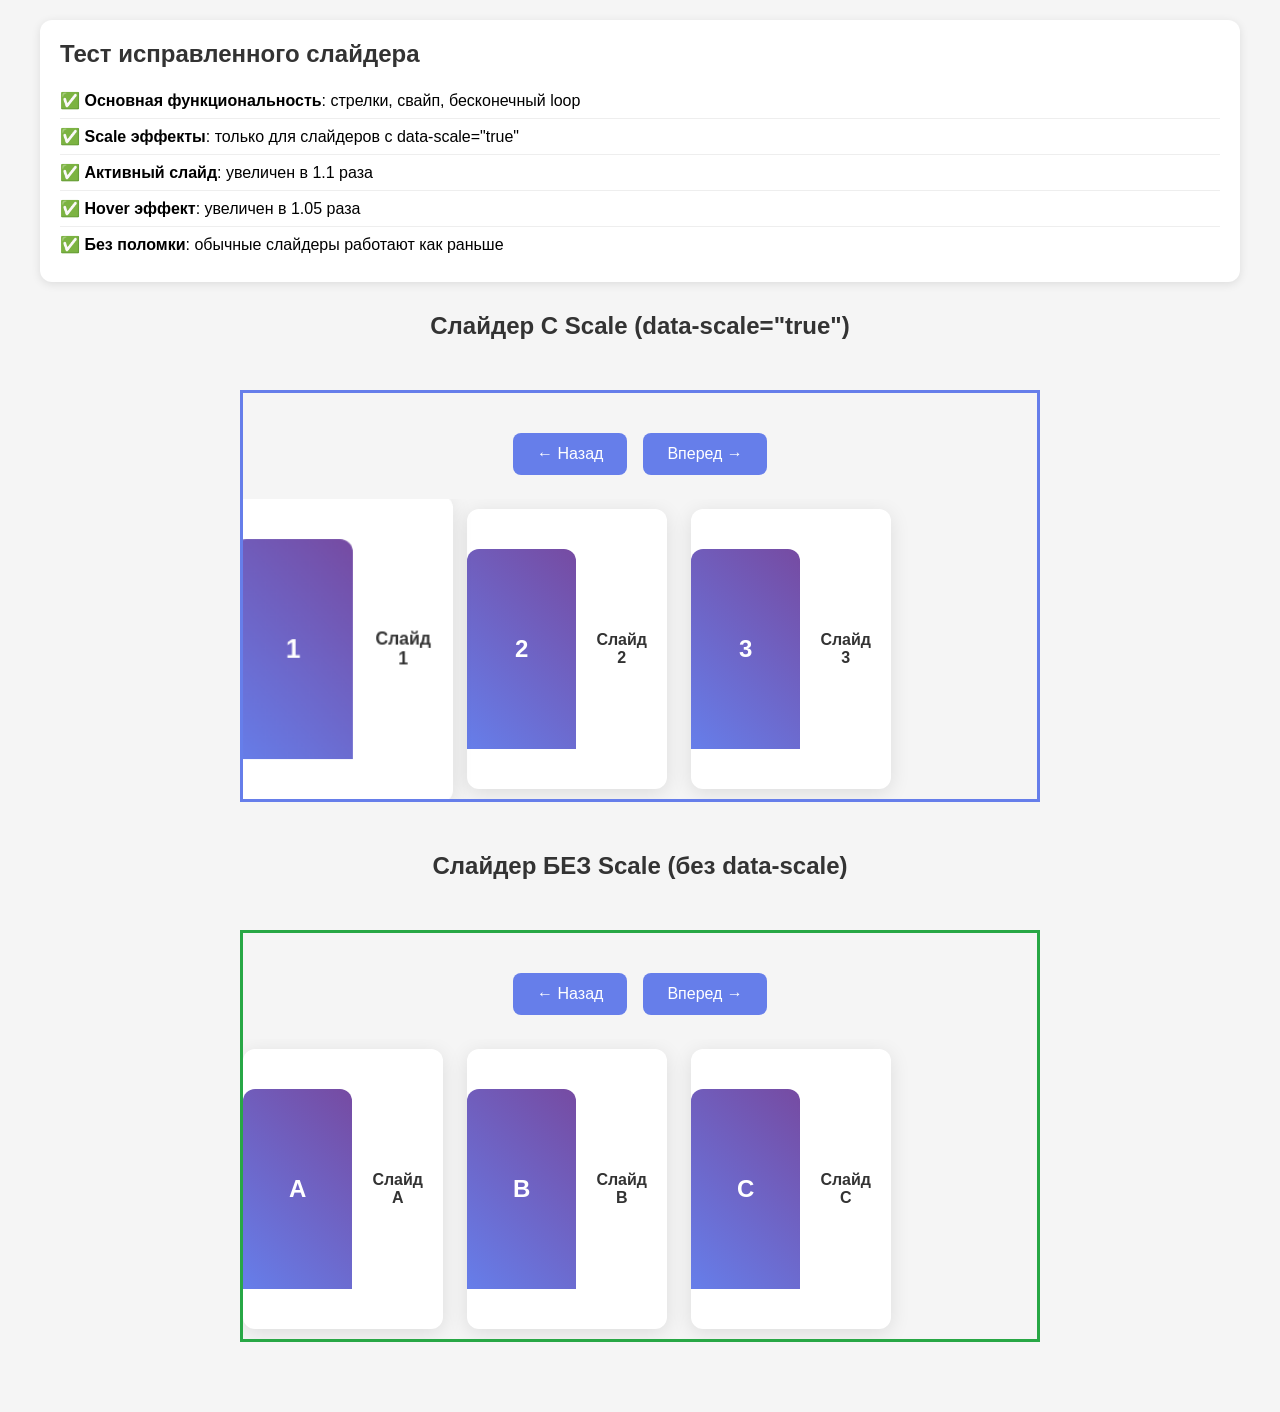
<file: test-simple.html>
<!DOCTYPE html>
<html lang="ru">
<head>
    <meta charset="UTF-8">
    <meta name="viewport" content="width=device-width, initial-scale=1.0">
    <title>Тест исправленного слайдера</title>
    <style>
        * {
            margin: 0;
            padding: 0;
            box-sizing: border-box;
        }
        
        body {
            font-family: Arial, sans-serif;
            background: #f5f5f5;
            padding: 20px;
        }
        
        .container {
            max-width: 1200px;
            margin: 0 auto;
        }
        
        .slider {
            position: relative;
            z-index: 10;
            max-width: 800px;
            width: 100%;
            margin: 50px auto;
        }
        
        .slider__wrapper {
            overflow: hidden;
            margin-top: 24px;
            display: flex;
            align-items: center;
            height: 300px;
        }
        
        .slider__items {
            display: flex;
            transition: transform 0.3s ease;
            will-change: transform;
            align-items: center;
        }
        
        .slider__item {
            flex: 0 0 200px;
            position: relative;
            user-select: none;
            will-change: transform;
            backface-visibility: hidden;
            transform-origin: center center;
            display: flex;
            align-items: center;
            flex-wrap: nowrap;
            max-width: 200px;
            margin-right: 24px;
            height: 280px;
            background: #fff;
            border-radius: 12px;
            box-shadow: 0 4px 20px rgba(0,0,0,0.1);
            transition: transform 0.3s ease;
        }
        
        .slider__image {
            width: 100%;
            height: 200px;
            background: linear-gradient(45deg, #667eea 0%, #764ba2 100%);
            border-radius: 12px 12px 0 0;
            display: flex;
            align-items: center;
            justify-content: center;
            color: white;
            font-size: 24px;
            font-weight: bold;
        }
        
        .slider__text {
            padding: 20px;
            text-align: center;
            font-weight: bold;
            color: #333;
        }
        
        .slider__navigation {
            display: flex;
            gap: 16px;
            margin-top: 40px;
            justify-content: center;
        }
        
        .button {
            padding: 12px 24px;
            background: #667eea;
            color: white;
            border: none;
            border-radius: 8px;
            cursor: pointer;
            font-size: 16px;
            transition: background 0.3s ease;
        }
        
        .button:hover {
            background: #5a6fd8;
        }
        
        .test-info {
            background: #fff;
            padding: 20px;
            border-radius: 12px;
            margin-bottom: 30px;
            box-shadow: 0 2px 10px rgba(0,0,0,0.1);
        }
        
        .test-info h2 {
            color: #333;
            margin-bottom: 15px;
        }
        
        .test-info ul {
            list-style: none;
            padding-left: 0;
        }
        
        .test-info li {
            padding: 8px 0;
            border-bottom: 1px solid #eee;
        }
        
        .test-info li:last-child {
            border-bottom: none;
        }
        
        .slider-title {
            text-align: center;
            margin-bottom: 20px;
            color: #333;
            font-size: 24px;
            font-weight: bold;
        }
        
        .slider-with-scale {
            border: 3px solid #667eea;
        }
        
        .slider-without-scale {
            border: 3px solid #28a745;
        }
    </style>
</head>
<body>
    <div class="container">
        <div class="test-info">
            <h2>Тест исправленного слайдера</h2>
            <ul>
                <li>✅ <strong>Основная функциональность</strong>: стрелки, свайп, бесконечный loop</li>
                <li>✅ <strong>Scale эффекты</strong>: только для слайдеров с data-scale="true"</li>
                <li>✅ <strong>Активный слайд</strong>: увеличен в 1.1 раза</li>
                <li>✅ <strong>Hover эффект</strong>: увеличен в 1.05 раза</li>
                <li>✅ <strong>Без поломки</strong>: обычные слайдеры работают как раньше</li>
            </ul>
        </div>
        
        <!-- Слайдер С Scale -->
        <div class="slider-title">Слайдер С Scale (data-scale="true")</div>
        <div class="slider slider-with-scale" data-slider="slider" data-loop="true" data-scale="true" data-autoplay="true">
            <div class="slider__navigation">
                <button class="button slider__button-prev" aria-label="Предыдущий слайд">
                    ← Назад
                </button>
                <button class="button slider__button-next" aria-label="Следующий слайд">
                    Вперед →
                </button>
            </div>
            <div class="slider__wrapper">
                <div class="slider__items">
                    <div class="slider__item">
                        <div class="slider__image">1</div>
                        <div class="slider__text">Слайд 1</div>
                    </div>
                    <div class="slider__item">
                        <div class="slider__image">2</div>
                        <div class="slider__text">Слайд 2</div>
                    </div>
                    <div class="slider__item">
                        <div class="slider__image">3</div>
                        <div class="slider__text">Слайд 3</div>
                    </div>
                    <div class="slider__item">
                        <div class="slider__image">4</div>
                        <div class="slider__text">Слайд 4</div>
                    </div>
                </div>
            </div>
        </div>
        
        <!-- Слайдер БЕЗ Scale -->
        <div class="slider-title">Слайдер БЕЗ Scale (без data-scale)</div>
        <div class="slider slider-without-scale" data-slider="slider" data-loop="true" data-autoplay="true">
            <div class="slider__navigation">
                <button class="button slider__button-prev" aria-label="Предыдущий слайд">
                    ← Назад
                </button>
                <button class="button slider__button-next" aria-label="Следующий слайд">
                    Вперед →
                </button>
            </div>
            <div class="slider__wrapper">
                <div class="slider__items">
                    <div class="slider__item">
                        <div class="slider__image">A</div>
                        <div class="slider__text">Слайд A</div>
                    </div>
                    <div class="slider__item">
                        <div class="slider__image">B</div>
                        <div class="slider__text">Слайд B</div>
                    </div>
                    <div class="slider__item">
                        <div class="slider__image">C</div>
                        <div class="slider__text">Слайд C</div>
                    </div>
                    <div class="slider__item">
                        <div class="slider__image">D</div>
                        <div class="slider__text">Слайд D</div>
                    </div>
                </div>
            </div>
        </div>
    </div>
    
    <script src="./assets/js/slider.js"></script>
</body>
</html>
</file>
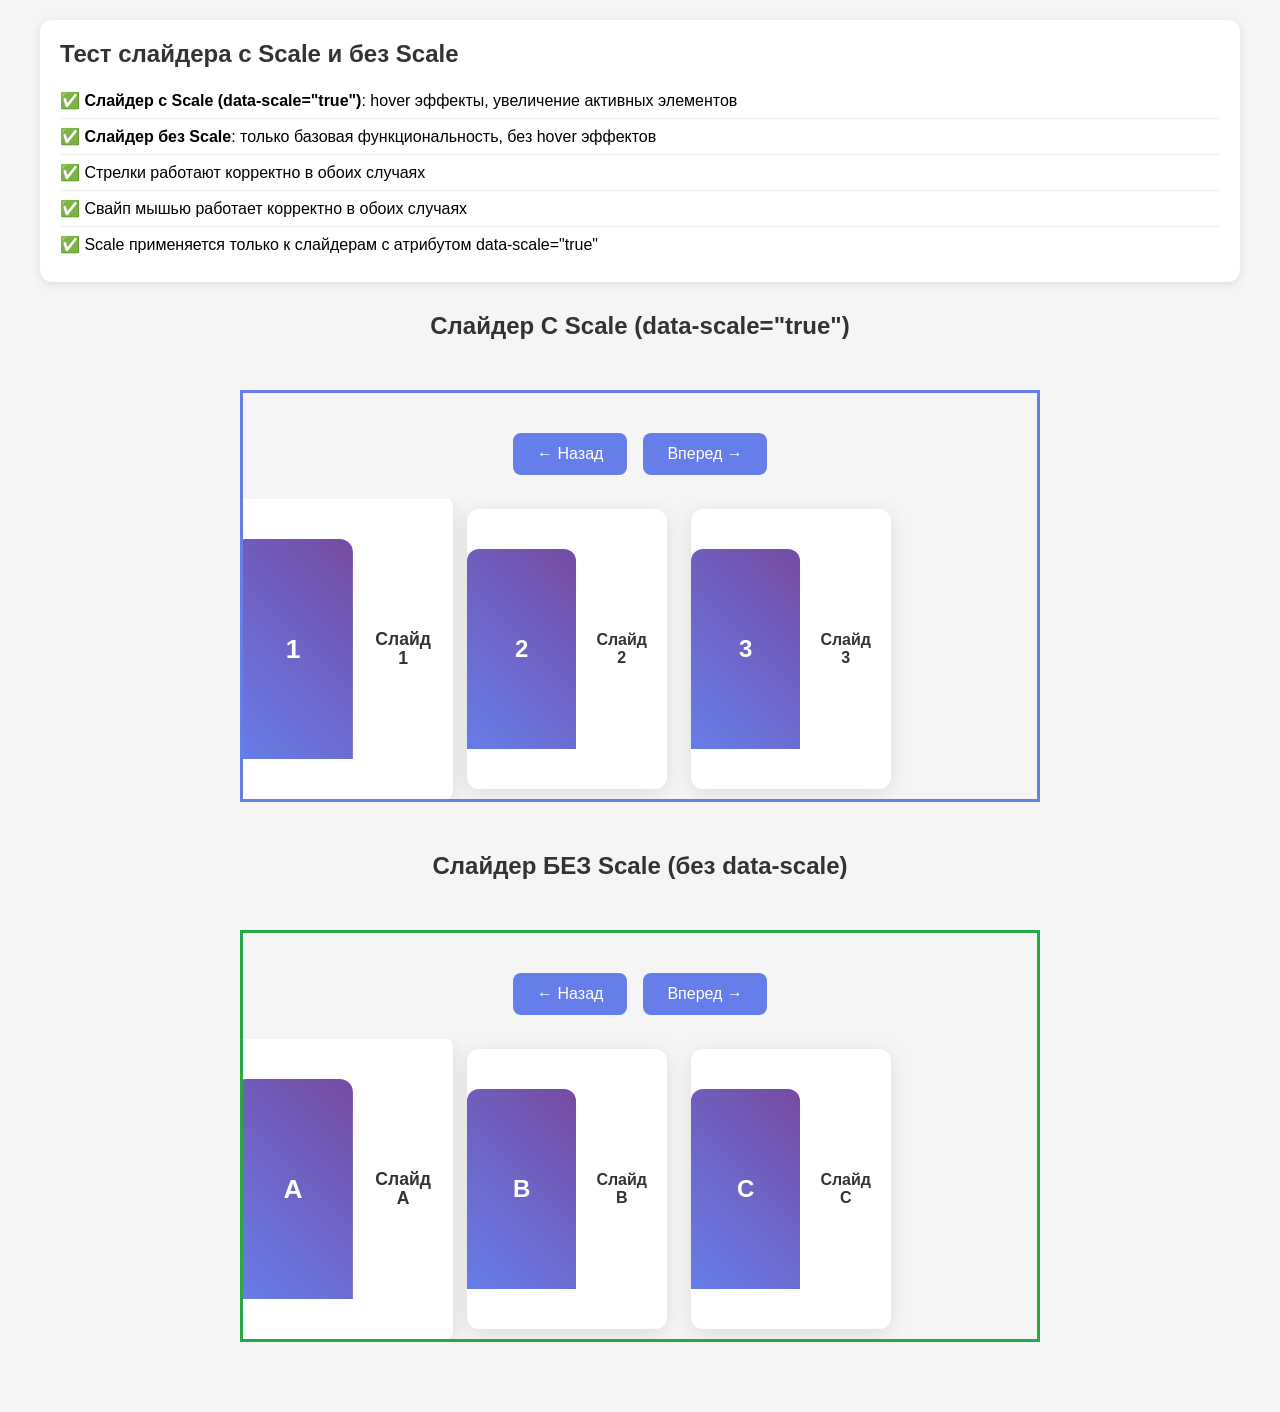
<file: test-slider.html>
<!DOCTYPE html>
<html lang="ru">
<head>
    <meta charset="UTF-8">
    <meta name="viewport" content="width=device-width, initial-scale=1.0">
    <title>Тест слайдера с Scale и без</title>
    <style>
        * {
            margin: 0;
            padding: 0;
            box-sizing: border-box;
        }
        
        body {
            font-family: Arial, sans-serif;
            background: #f5f5f5;
            padding: 20px;
        }
        
        .container {
            max-width: 1200px;
            margin: 0 auto;
        }
        
        .slider {
            position: relative;
            z-index: 10;
            max-width: 800px;
            width: 100%;
            margin: 50px auto;
        }
        
        .slider__wrapper {
            overflow: hidden;
            margin-top: 24px;
            display: flex;
            align-items: center;
            height: 300px;
        }
        
        .slider__items {
            display: flex;
            transition: transform 0.3s ease;
            will-change: transform;
            align-items: center;
        }
        
        .slider__transition-none {
            transition: none;
        }
        
        .slider__item {
            flex: 0 0 200px;
            position: relative;
            user-select: none;
            will-change: transform;
            backface-visibility: hidden;
            transform-origin: center center;
            display: flex;
            align-items: center;
            flex-wrap: nowrap;
            max-width: 200px;
            margin-right: 24px;
            height: 280px;
            background: #fff;
            border-radius: 12px;
            box-shadow: 0 4px 20px rgba(0,0,0,0.1);
            transition: transform 0.3s ease, margin 0.3s ease;
        }
        
        .slider__image {
            width: 100%;
            height: 200px;
            background: linear-gradient(45deg, #667eea 0%, #764ba2 100%);
            border-radius: 12px 12px 0 0;
            display: flex;
            align-items: center;
            justify-content: center;
            color: white;
            font-size: 24px;
            font-weight: bold;
        }
        
        .slider__text {
            padding: 20px;
            text-align: center;
            font-weight: bold;
            color: #333;
        }
        
        .slider__navigation {
            display: flex;
            gap: 16px;
            margin-top: 40px;
            justify-content: center;
        }
        
        .button {
            padding: 12px 24px;
            background: #667eea;
            color: white;
            border: none;
            border-radius: 8px;
            cursor: pointer;
            font-size: 16px;
            transition: background 0.3s ease;
        }
        
        .button:hover {
            background: #5a6fd8;
        }
        
        .slider__item--active {
            transform: scale(1.1);
            z-index: 100;
        }
        
        .slider__item:not(.slider__item--active):hover {
            transform: scale(1.05);
            z-index: 50;
        }
        
        .test-info {
            background: #fff;
            padding: 20px;
            border-radius: 12px;
            margin-bottom: 30px;
            box-shadow: 0 2px 10px rgba(0,0,0,0.1);
        }
        
        .test-info h2 {
            color: #333;
            margin-bottom: 15px;
        }
        
        .test-info ul {
            list-style: none;
            padding-left: 0;
        }
        
        .test-info li {
            padding: 8px 0;
            border-bottom: 1px solid #eee;
        }
        
        .test-info li:last-child {
            border-bottom: none;
        }
        
        .slider-title {
            text-align: center;
            margin-bottom: 20px;
            color: #333;
            font-size: 24px;
            font-weight: bold;
        }
        
        .slider-with-scale {
            border: 3px solid #667eea;
        }
        
        .slider-without-scale {
            border: 3px solid #28a745;
        }
    </style>
</head>
<body>
    <div class="container">
        <div class="test-info">
            <h2>Тест слайдера с Scale и без Scale</h2>
            <ul>
                <li>✅ <strong>Слайдер с Scale (data-scale="true")</strong>: hover эффекты, увеличение активных элементов</li>
                <li>✅ <strong>Слайдер без Scale</strong>: только базовая функциональность, без hover эффектов</li>
                <li>✅ Стрелки работают корректно в обоих случаях</li>
                <li>✅ Свайп мышью работает корректно в обоих случаях</li>
                <li>✅ Scale применяется только к слайдерам с атрибутом data-scale="true"</li>
            </ul>
        </div>
        
        <!-- Слайдер С Scale -->
        <div class="slider-title">Слайдер С Scale (data-scale="true")</div>
        <div class="slider slider-with-scale" data-slider="slider" data-loop="true" data-scale="true" data-autoplay="true">
            <div class="slider__navigation">
                <button class="button slider__button-prev" aria-label="Предыдущий слайд">
                    ← Назад
                </button>
                <button class="button slider__button-next" aria-label="Следующий слайд">
                    Вперед →
                </button>
            </div>
            <div class="slider__wrapper">
                <div class="slider__items">
                    <div class="slider__item">
                        <div class="slider__image">1</div>
                        <div class="slider__text">Слайд 1</div>
                    </div>
                    <div class="slider__item">
                        <div class="slider__image">2</div>
                        <div class="slider__text">Слайд 2</div>
                    </div>
                    <div class="slider__item">
                        <div class="slider__image">3</div>
                        <div class="slider__text">Слайд 3</div>
                    </div>
                    <div class="slider__item">
                        <div class="slider__image">4</div>
                        <div class="slider__text">Слайд 4</div>
                    </div>
                </div>
            </div>
        </div>
        
        <!-- Слайдер БЕЗ Scale -->
        <div class="slider-title">Слайдер БЕЗ Scale (без data-scale)</div>
        <div class="slider slider-without-scale" data-slider="slider" data-loop="true" data-autoplay="true">
            <div class="slider__navigation">
                <button class="button slider__button-prev" aria-label="Предыдущий слайд">
                    ← Назад
                </button>
                <button class="button slider__button-next" aria-label="Следующий слайд">
                    Вперед →
                </button>
            </div>
            <div class="slider__wrapper">
                <div class="slider__items">
                    <div class="slider__item">
                        <div class="slider__image">A</div>
                        <div class="slider__text">Слайд A</div>
                    </div>
                    <div class="slider__item">
                        <div class="slider__image">B</div>
                        <div class="slider__text">Слайд B</div>
                    </div>
                    <div class="slider__item">
                        <div class="slider__image">C</div>
                        <div class="slider__text">Слайд C</div>
                    </div>
                    <div class="slider__item">
                        <div class="slider__image">D</div>
                        <div class="slider__text">Слайд D</div>
                    </div>
                </div>
            </div>
        </div>
    </div>
    
    <script src="./assets/js/slider.js"></script>
</body>
</html>
</file>
<file: assets/css/style.css>
@charset "UTF-8";
@layer base, components, modifiers, layout, animate, responsive, overwriting;

@layer base {
  @font-face {
    font-family: 'MontserratRegular';
    font-style: normal;
    src: url('/assets/fonts/Montserrat-Regular.ttf') format('truetype');
    font-display: swap;
  }

  @font-face {
    font-family: 'MontserratMedium';
    font-style: normal;
    font-weight: 500;
    src: url('/assets/fonts/Montserrat-Medium.ttf') format('truetype');
    font-display: swap;
  }

  /* @font-face { font-family: 'MontserratBold'; font-style: normal; font-weight: 700; src: url('/assets/fonts/Montserrat-Bold.ttf') format('truetype'); font-display: swap; } */
  :root {
    --font-size: clamp(0.875rem, 0.846rem + 0.13vw, 1rem);
    --site-size: 1920px;
    --background-color: #ffffff;
    --primary-color: #5b8ff5;
    --secondary-color: #ffffff;
    --accent-color: #0d53dd;
    --header-color: #181818;
    --text-color: #121212;
    --link-color: #181818;
    --headers-color: #131316;
    --hover-color: #2b6ef2;
    --font-light: 'MontserratRegular';
    --font-medium: 'MontserratMedium';
    --font-bold: 'MontserratBold';
    --animation-speed: 650ms;
    --transition-timing-function: ease-in-out;
    --animation-position-start: center;
    --animation-size: 0;
    --desktop-title-font-size: 60px;
    --desktop-title-line-height: 60px;
    --desktop-big-text-font-size: 96px;
    --desktop-big-text-line-height: 96px;
    --desktop-caption-font-size: 36px;
    --desktop-caption-line-height: 36px;
    --desktop-captio-h-font-size: 48px;
    --desktop-captio-h-line-height: 48px;
    --desktop-text-l-font-size: 24px;
    --desktop-text-l-line-height: 24px;
    --desktop-text-l-h-font-size: 28px;
    --desktop-text-l-h-line-height: 28px;
    --desktop-text-h3-size: 40px;
    --desktop-text-h3-height: 40px;
    --mobile-text-h3-size: 40px;
    --mobile-text-h3-height: 40px;
    --desktop-gap-xs: 16px;
    --desktop-gap-s: 24px;
    --desktop-gap-m: 40px;
    --desktop-gap-l: 80px;
    --desktop-gap-xl: 120px;
    --desktop-gap-xxl: 160px;
    --desktop-padding-xxs: 24px;
    --desktop-padding-xs: 40px;
    --desktop-padding-s: 80px;
    --desktop-padding-m: 120px;
    --desktop-padding-l: 160px;
    --desktop-padding-xl: 200px;
    --desktop-block-review-width: 360px;
    --desktop-block-kind-width1: 280px;
    --desktop-block-kind-width1-2: 280px;
    --mobile-title-font-size: 40px;
    --mobile-title-line-height: 40px;
    --mobile-big-text-font-size: 56px;
    --mobile-big-text-line-height: 56px;
    --mobile-caption-font-size: 24px;
    --mobile-caption-line-height: 24px;
    --mobile-captio-h-font-size: 32px;
    --mobile-captio-h-line-height: 32px;
    --mobile-text-l-font-size: 20px;
    --mobile-text-l-line-height: 20px;
    --mobile-text-l-h-font-size: 24px;
    --mobile-text-l-h-line-height: 24px;
    --mobile-gap-xs: 12px;
    --mobile-gap-s: 16px;
    --mobile-gap-m: 24px;
    --mobile-gap-l: 40px;
    --mobile-gap-xl: 80px;
    --mobile-gap-xxl: 96px;
  }

  @media (max-width: 1279px) {
    :root {
      --title-font-size: var(--mobile-title-font-size);
      --title-line-height: var(--mobile-title-line-height);
      --big-text-font-size: var(--mobile-big-text-font-size);
      --big-text-line-height: var(--mobile-big-text-line-height);
      --caption-font-size: var(--mobile-caption-font-size);
      --caption-line-height: var(--mobile-caption-line-height);
      --captio-h-font-size: var(--mobile-captio-h-font-size);
      --captio-h-line-height: var(--mobile-captio-h-line-height);
      --text-l-font-size: var(--mobile-text-l-font-size);
      --text-l-line-height: var(--mobile-text-l-line-height);
      --text-l-h-font-size: var(--mobile-text-l-h-font-size);
      --text-l-h-line-height: var(--mobile-text-l-h-line-height);
      --text-h3-size: var(--mobile-text-h3-size);
      --text-h3-height: var(--mobile-text-h3-height);
      --gap-xs: var(--mobile-gap-xs);
      --gap-s: var(--mobile-gap-s);
      --gap-m: var(--mobile-gap-m);
      --gap-l: var(--mobile-gap-l);
      --gap-xl: var(--mobile-gap-xl);
      --gap-xxl: var(--mobile-gap-xxl);
    }
  }

  @media (min-width: 1280px) {
    :root {
      --title-font-size: var(--desktop-title-font-size);
      --title-line-height: var(--desktop-title-line-height);
      --big-text-font-size: var(--desktop-big-text-font-size);
      --big-text-line-height: var(--desktop-big-text-line-height);
      --caption-font-size: var(--desktop-caption-font-size);
      --caption-line-height: var(--desktop-caption-line-height);
      --captio-h-font-size: var(--desktop-captio-h-font-size);
      --captio-h-line-height: var(--desktop-captio-h-line-height);
      --text-l-font-size: var(--desktop-text-l-font-size);
      --text-l-line-height: var(--desktop-text-l-line-height);
      --text-l-h-font-size: var(--desktop-text-l-h-font-size);
      --text-l-h-line-height: var(--desktop-text-l-h-line-height);
      --text-h3-size: var(--desktop-text-h3-size);
      --text-h3-height: var(--desktop-text-h3-height);
      --gap-xs: var(--desktop-gap-xs);
      --gap-s: var(--desktop-gap-s);
      --gap-m: var(--desktop-gap-m);
      --gap-l: var(--desktop-gap-l);
      --gap-xl: var(--desktop-gap-xl);
      --gap-xxl: var(--desktop-gap-xxl);
      --padding-xxs: var(--desktop-padding-xxs);
    }
  }

  *,
  ::before,
  ::after {
    text-decoration: none;
    margin: 0;
    padding: 0;
    border: 0;
    color: inherit;
    scrollbar-width: thin;
    scrollbar-color: #f8f8fa transparent;
    font-weight: 400;
    list-style: none;
    outline: none;
    box-sizing: border-box;
  }

  *:not(.slider):not(.slider *),
  ::before:not(.slider):not(.slider *),
  ::after:not(.slider):not(.slider *) {
    transition: var(--animation-speed) var(--transition-timing-function);
  }

  ::-moz-selection {
    background: #f8f8fa;
    color: var(--hover-color);
  }

  ::selection {
    background: #f8f8fa;
    color: var(--hover-color);
  }

  *:hover {
    -webkit-transition: var(--animation-speed) var(--transition-timing-function);
    -o-transition: var(--animation-speed) var(--transition-timing-function);
    transition: var(--animation-speed) var(--transition-timing-function);
  }
}

@layer components {
  .mask--ellipse-top {
    background-image: url("data:image/svg+xml;charset=UTF-8, %3csvg  viewBox='0 0 1920 81' fill='none' xmlns='http://www.w3.org/2000/svg' class='mask'%3e%3cpath d='M960 80.0703C1327.48 80.0703 1663.27 49.8918 1920 0.0703125H0C256.726 49.8918 592.517 80.0703 960 80.0703Z' fill='white' /%3e%3c/svg%3e");
    display: flex;
    position: absolute;
    height: 81px;
    flex: 0 0 100%;
    background-repeat: no-repeat;
    background-position: top;
    background-size: auto;
    top: -1px;
    width: 100%;
    left: 0;
    right: 0;
  }

  .mask--ellipse-bottom {
    background-image: url("data:image/svg+xml;charset=UTF-8,%3csvg viewBox='0 0 1920 81' fill='transparent' xmlns='http://www.w3.org/2000/svg'%3e%3cpath d='M960 0.0703125C1327.48 0.0703125 1663.27 30.2488 1920 80.0703H0C256.726 30.2488 592.517 0.0703125 960 0.0703125Z' fill='white'/%3e%3c/svg%3e ");
    display: flex;
    height: 81px;
    flex: 0 0 100%;
    background-repeat: no-repeat;
    background-position: bottom;
    background-size: auto;
    transform: translateY(2px);
    position: absolute;
    bottom: 0;
    width: 100%;
    left: 0;
    right: 0;
  }

  .mask--divider {
    background-image: url("data:image/svg+xml;charset=UTF-8,%3csvg viewBox='0 0 362 7' fill='none' xmlns='http://www.w3.org/2000/svg'%3e%3cpath d='M1 1.07031H81' stroke='%23DCDEE6' stroke-linecap='round'/%3e%3cpath d='M91 1.07031L86 6.07031L81 1.07031' stroke='%23DCDEE6' stroke-linecap='round'/%3e%3cpath d='M361 1.07031H91' stroke='%23DCDEE6' stroke-linecap='round'/%3e%3c/svg%3e ");
    height: 7px;
    background-repeat: no-repeat;
    background-position: bottom;
    background-size: auto;
    margin: 24px 0;
  }

  :where(h1, h2, h3, h4, h5, h6) {
    margin: 0;
    padding: 0;
    font-size: inherit;
    font-weight: inherit;
    line-height: inherit;
    color: inherit;
  }

  .h1 {
    font: 600 var(--title-font-size) / var(--title-line-height) var(--font-medium),
      sans-serif;
    color: var(--header-color);
  }

  .h2 {
    font: 400 var(--caption-font-size) / var(--caption-line-height) var(--font-medium);
    color: var(--headers-color);
  }

  .h3 {
    font: 600 var(--text-h3-size) / var(--desktop-text-h3-height) var(--font-medium);
    color: var(--headers-color);
  }

  .h4 {
    font: 500 var(--text-l-font-size) / var(--text-l-line-height) var(--font-medium);
    color: var(--headers-color);
  }

  .h5 {
    font-size: clamp(1.375rem, 1.25rem + 0.63vw, 2rem);
  }

  .h6 {
    font-size: clamp(0.875rem, 0.85rem + 0.13vw, 1rem);
  }

  a,
  a:hover {
    text-decoration: none !important;
  }

  a:hover {
    color: var(--hover-color);
  }

  .button {
    --button-default-color: var(--primary-button-color, --primary-color);
    --button-color-text: var(--color-button-text, --secondary-color);
    --button-color-text-hover: var(--color-button-text-hover,
        --secondary-color);
    --button-color-text-disabled: var(--color-button-text-disabled,
        --secondary-color);
    ---button-hover-color: var(--color-button-hover, --primary-color);
    --button-pressed-color: var(--color-button-pressed, --primary-color);
    --button-disabled-color: var(--color-button-disabled, --primary-color);
    --button-focus-color: var(--color-button-focus, --primary-color);
    --button-border-radius: var(--border-radius-button, 16px);
    --button-font-size: var(--font-size-button, --font-size);
    display: flex;
    flex-wrap: nowrap;
    flex-direction: row;
    position: relative;
    font-family: var(--font-light);
    border: none;
    cursor: pointer;
    transition: all 0.2s, transform 0.3s ease-in-out;
    border-radius: var(--border-radius-button);
    color: var(--button-color-text, --secondary-color);
    background: var(--button-default-color, --primary-color);
    align-items: center;
    justify-content: center;
  }

  .button:has(.button__icon) {
    padding: clamp(0.75rem, 0.692rem + 0.26vw, 1rem) 28px;
    gap: 12px;
  }

  .button:not(:has(.button__icon)) {
    padding: 16px 28px;
  }

  .button:not(:has(.button__text)) {
    padding: 16px;
  }

  .button:hover {
    color: var(--color-button-text-hover);
    transition: all 0.3s, transform 0.7s ease-in-out;
  }

  .button:active {
    background: var(--color-button-pressed);
  }

  .button:focus {
    background-color: var(--color-button-focus);
  }

  .button:disabled {
    cursor: not-allowed;
    color: var(--color-button-text-disabled);
    background: var(--color-button-disabled);
  }

  .button__link {
    text-decoration: none;
  }

  .button__text {
    z-index: 3;
    transition: 240ms ease-in;
  }

  .button__icon {
    width: 20px;
    height: 20px;
    z-index: 3;
  }

  .button:before {
    content: '';
    position: absolute;
    left: 0;
    top: 0;
    width: 100%;
    height: 100%;
    background-color: var(--color-button-hover);
    clip-path: circle(0% at left center);
    transition: 600ms ease-in;
    z-index: 2;
    border-radius: 16px;
  }

  .button:hover:before {
    clip-path: circle(200% at left center);
  }

  .button svg {
    stroke: var(--color-button-text);
  }

  .button:hover svg {
    stroke: var(--color-button-text-hover);
  }

  .radio__input {
    position: absolute;
    z-index: -1;
    opacity: 0;
  }

  .radio__text {
    display: inline-flex;
    align-items: center;
    user-select: none;
    gap: calc(var(--gap-xs) / 2);
    color: #606269;
    justify-content: center;
  }

  :has(.radio__input[checked='checked']) .radio__text {
    color: var(--headers-color);
  }

  .radio__text::before {
    content: '';
    display: inline-block;
    width: 23px;
    height: 23px;
    flex-shrink: 0;
    flex-grow: 0;
    border: 1px solid #c2c6d2;
    border-radius: 50%;
    margin-right: 0.1em;
    background-repeat: no-repeat;
    background-position: center center;
    background-size: 50% 50%;
    background-image: url("data:image/svg+xml;charset=UTF-8,%3csvg width='22' height='23' viewBox='0 0 22 23' fill='none' xmlns='http://www.w3.org/2000/svg'%3e%3cpath d='M11 21.5C16.5 21.5 21 17 21 11.5C21 6 16.5 1.5 11 1.5C5.5 1.5 1 6 1 11.5C1 17 5.5 21.5 11 21.5Z' fill='white' stroke='%23C2C6D2' stroke-width='1.5' stroke-linecap='round' stroke-linejoin='round'/%3e%3c/svg%3e ");
    background-size: 25px;
  }

  .radio__input:not(:disabled):not(:checked)+.radio__text:hover::before {
    background-image: url("data:image/svg+xml;charset=UTF-8,%3csvg width='24' height='25' viewBox='0 0 24 25' fill='none' xmlns='http://www.w3.org/2000/svg'%3e%3cpath d='M12 22.5C17.5 22.5 22 18 22 12.5C22 7 17.5 2.5 12 2.5C6.5 2.5 2 7 2 12.5C2 18 6.5 22.5 12 22.5Z' fill='%23EBF1FD' stroke='%232B6EF2' stroke-width='1.5' stroke-linecap='round' stroke-linejoin='round'/%3e%3c/svg%3e ");
    background-size: 25px;
  }

  .radio__input:not(:disabled):active+.radio__text::before {
    background-color: var(--hover-color);
    border-color: var(--hover-color);
  }

  .radio__input:focus+.radio__text::before {
    border-color: var(--hover-color);
  }

  .radio__input:focus:not(:checked)+.radio__text::before {
    border-color: #c2c6d2;
  }

  .radio__input:checked+.radio__text::before {
    background-image: url("data:image/svg+xml;charset=UTF-8,%3csvg width='24' height='25' viewBox='0 0 24 25' fill='none' xmlns='http://www.w3.org/2000/svg'%3e%3cpath d='M12 22.5C17.5 22.5 22 18 22 12.5C22 7 17.5 2.5 12 2.5C6.5 2.5 2 7 2 12.5C2 18 6.5 22.5 12 22.5Z' fill='%23EBF1FD' stroke='%232B6EF2' stroke-width='1.5' stroke-linecap='round' stroke-linejoin='round'/%3e%3cpath d='M7.75 12.4999L10.58 15.3299L16.25 9.66992' stroke='%232B6EF2' stroke-width='1.5' stroke-linecap='round' stroke-linejoin='round'/%3e%3c/svg%3e ");
    background-size: 25px;
  }

  .radio__input:disabled+.radio__text::before {
    background-color: #c2c6d2;
  }

  .accordion {
    position: relative;
  }

  .accordion__item {
    position: relative;
    display: flex;
    flex-direction: column;
    flex-wrap: nowrap;
  }

  .accordion__divider {
    content: '';
    display: block;
    height: 1.2px;
    margin: auto;
    width: 92%;
    background-image: url("data:image/svg+xml;charset=UTF-8,%3csvg width='1528' height='1' viewBox='0 0 1528 1' fill='none' xmlns='http://www.w3.org/2000/svg'%3e%3cline x1='0.5' y1='0.5' x2='1527.5' y2='0.5' stroke='%23C2C6D2' stroke-linecap='round' stroke-dasharray='0.05 4'/%3e%3c/svg%3e");
  }

  .accordion__header {
    display: flex;
    justify-content: space-between;
    align-items: center;
    cursor: pointer;
    transition: background-color var(--animation-speed) ease-out;
    box-sizing: border-box;
    overflow: hidden;
    position: relative;
    font: 600 20px / 24px var(--font-light);
    min-height: 56px;
  }

  .accordion__header::after {
    flex-shrink: 0;
    width: 24px;
    height: 24px;
    margin-left: auto;
    background-image: url("data:image/svg+xml;charset=UTF-8,%3csvg width='10' height='7' viewBox='0 0 10 7' fill='none' xmlns='http://www.w3.org/2000/svg'%3e%3cpath d='M0.763916 1.4375L4.99992 5.6615L9.23591 1.4375' stroke='%23606269' stroke-width='1.5' stroke-linecap='round' stroke-linejoin='round'/%3e%3c/svg%3e ");
    background-repeat: no-repeat;
    content: '';
    transition: transform var(--animation-speed) ease-out;
    background-position: center;
    background-size: 24px;
    padding: 16px;
    transform: scale(0.6);
  }

  .accordion__item_show .accordion__header::after,
  .accordion__item_slidedown .accordion__header::after {
    transform: scale(0.6) rotate(-180deg);
  }

  .accordion__header:hover {
    color: #5b8ff5;
    border-radius: 0;
  }

  .accordion__item_show .accordion__header {}

  .accordion__item:not(.accordion__item_show) .accordion__header {
    transition: all 0.3s;
  }

  .accordion__item:not(.accordion__item_show) .accordion__wrapper {
    padding: clamp(1rem, 0.559rem + 0.78vw, 1.5rem) clamp(1rem, 0.559rem + 0.78vw, 1.5rem) 0 clamp(1.5rem, 1.269rem + 1.03vw, 2.5rem);
    border-radius: 24px;
    padding-left: clamp(1.5rem, 1.269rem + 1.03vw, 2.5rem);
  }

  .accordion__item:has(.accordion__item_show) .accordion__wrapper {
    padding: clamp(1rem, 0.559rem + 0.78vw, 1.5rem) clamp(1rem, 0.559rem + 0.78vw, 1.5rem) clamp(1.5rem, 0.618rem + 1.57vw, 2.5rem) clamp(1.5rem, 1.269rem + 1.03vw, 2.5rem);
    border-radius: 24px;
    padding-left: clamp(1.5rem, 1.269rem + 1.03vw, 2.5rem);
  }

  .accordion__item_show {
    transition: var(--animation-speed) box-shadow;
    background: #f8f8fa;
    border-radius: 24px;
  }

  .accordion__content {
    margin-top: clamp(0.75rem, 0.088rem + 1.18vw, 1.5rem);
    font: 400 20px / 24px var(--font-light);
  }

  .accordion__body {
    max-height: 0;
    overflow: hidden;
    max-height: 0;
    overflow: hidden;
  }

  .modal {
    display: none;
    position: fixed;
    top: 0;
    left: 0;
    width: 100%;
    height: 100%;
    justify-content: center;
    align-items: center;
    z-index: 1000;
  }

  .modal--show {
    display: flex;
    flex-direction: column;
    align-items: center;
  }

  .modal__wrapper {
    display: flex;
    flex-direction: column;
    align-items: flex-end;
    max-height: 490px;
    max-width: 800px;
    width: 100%;
    padding: clamp(1.5rem, 1.269rem + 1.03vw, 2.5rem);
    position: relative;
    gap: 14px;
  }

  .modal__content {
    background-color: transparent;
    max-height: 482px;
    max-width: 800px;
    width: 100%;
    transform: translateY(110%);
    transition: transform 0.3s ease-in-out;
    aspect-ratio: 1.66;
  }

  .modal--show .modal__content {
    transform: translateY(-2%);
  }

  .modal__button-close {
    content: '';
    background-image: url("data:image/svg+xml;charset=UTF-8,%3csvg width='12' height='13' viewBox='0 0 12 13' fill='none' xmlns='http://www.w3.org/2000/svg'%3e%3cpath fill-rule='evenodd' clip-rule='evenodd' d='M11.6986 0.445238C11.3081 0.0547119 10.6749 0.0547124 10.2844 0.445239L6.0001 4.72959L1.71581 0.445253C1.32529 0.0547266 0.692124 0.0547266 0.301602 0.445253C-0.0889205 0.835779 -0.0889209 1.46895 0.301601 1.85947L4.58589 6.14381L0.289474 10.4403C-0.101048 10.8308 -0.101048 11.464 0.289474 11.8545C0.679996 12.245 1.31316 12.245 1.70368 11.8545L6.0001 7.55803L10.2965 11.8545C10.687 12.245 11.3202 12.245 11.7107 11.8545C12.1013 11.464 12.1013 10.8308 11.7107 10.4403L7.4143 6.14381L11.6986 1.85946C12.0891 1.46893 12.0891 0.835765 11.6986 0.445238Z' fill='white'/%3e%3c/svg%3e ");
    width: 12px;
    height: 12px;
    background-position: center;
    background-repeat: no-repeat;
    position: absolute;
    top: 0;
    background-color: transparent;
  }

  .slider {
    position: relative;
    z-index: 10;
    max-width: clamp(77.5rem, 37.5rem + 50vw, 97.5rem);
    width: 100%;
  }

  .slider__wrapper {
    overflow: hidden;
    margin-top: 24px;
    display: flex;
    align-items: center;
    height: var(--slider-height, max-content);
  }

  .slider__items {
    display: flex;
    --gap: var(--gap-items);
    transition: transform 0.3s ease;
    will-change: transform;
    align-items: center;
  }

  .slider__transition-none {
    transition: none;
  }

  .slider__item {
    --slider-item-width: var(--width-slider-item);
    --slider-item-border-radius: var(--border-radius-slider-item);
    flex: 0 0 var(--slider-item-width);
    position: relative;
    user-select: none;
    will-change: transform;
    backface-visibility: hidden;
    transform-origin: center center;
    display: flex;
    align-items: center;
    flex-wrap: nowrap;
    max-width: var(--width-slider-item);
    margin-right: var(--gap-items);
    height: max-content;
  }

  .slider__image {
    height: 100%;
    max-height: var(--slider-height);
    width: var(--slider-item-width);
  }

  .slider__image-link {
    height: 100%;
    max-height: var(--slider-height);
    width: var(--slider-item-width);
  }

  .slider__navigation {
    display: flex;
    gap: 16px;
    margin-top: 40px;
  }

  .slider__image-link {
    border-radius: var(--border-radius-slider-item);
  }

  .slider[data-scale='true'] .slider__item:first-child.slider__item--active {
    margin-right: calc(var(--gap-items) * 1.1);
    transition: all var(--animation-speed);
  }

  .slider[data-scale='true'] .slider-item {
    flex: 0 0 calc(calc(var(--width-slider-item) + var(--gap-items) * var(--total-margins)) - var(--gap-items) * var(--total-margins));
  }

  .slider[data-scale='true'] .slider__item:last-child.slider__item--active {
    margin-right: calc(var(--gap-items) * 1.1);
    flex: 0 0 calc(calc(calc(var(--width-slider-item) + var(--gap-items) * var(--total-margins)) - var(--gap-items) * var(--total-margins)) + var(--gap-items));
  }

  :has(.slider[data-scale='true'] .slider__item:last-child.slider__item--active) .slider[data-scale='true'] .slider__item:first-child:not(.slider__item--active) {
    margin-left: var(--gap-items);
  }

  :has(.slider[data-scale='true'] .slider__item:last-child.slider__item--active) .slider[data-scale='true'] .slider__item:nth-child(5):not(.slider__item--active) {
    margin-right: 0;
  }

  .slider[data-scale='true']:has(.slider__item:last-child.slider__item--active) .slider__item:first-child:not(.slider__item--active),
  .slider[data-scale='true']:has(.slider__item:nth-child(4).slider__item--active) .slider__item:first-child,
  .slider[data-scale='true']:has(.slider__item:nth-child(5).slider__item--active) .slider__item:first-child,
  .slider[data-scale='true']:has(.slider__item:nth-child(6).slider__item--active) .slider__item:first-child {
    margin-left: var(--gap-items);
  }

  .slider[data-scale='true']:has(.slider__item:nth-child(4).slider__item--active) .slider__item:nth-child(3),
  .slider[data-scale='true']:has(.slider__item:nth-child(5).slider__item--active) .slider__item:nth-child(3),
  .slider[data-scale='true']:has(.slider__item:nth-child(6).slider__item--active) .slider__item:nth-child(3) {
    margin-right: 0;
  }

  .slider[data-scale='true'] .slider__item:last-child+* {
    flex: 0 0 calc(calc(calc(var(--width-slider-item) + var(--gap-items) * var(--total-margins)) - var(--gap-items) * var(--total-margins)) + var(--gap-items));
  }

  .slider[data-scale='true'] .slider__item--active+* {
    margin-left: calc(var(--gap-items) * 1.1);
  }

  .slider[data-scale='true'] .slider__item:not(.slider__item--active):hover {
    transform-origin: center;
  }

  .video-player {
    position: relative;
    width: 100%;
    height: 100%;
  }

  .video-player__video {
    width: -webkit-fill-available;
    height: -webkit-fill-available;
  }
}

@layer modifiers {
  .button--primary {
    --primary-button-color: var(--hover-color);
    --color-button-text: var(--secondary-color);
    --color-button-text-hover: var(--secondary-color);
    --color-button-text-disabled: #c2c6d2;
    --color-button-hover: #5b8ff5;
    --color-button-pressed: var(--accent-color);
    --color-button-disabled: #f2f3f8;
    --color-button-focus: var(--accent-color);
    --border-radius-button: 16px;
  }

  .button--ghost {
    --primary-button-color: transparent;
    --color-button-text: #606269;
    --color-button-text-hover: var(--headers-color);
    --color-button-text-disabled: #c2c6d2;
    --color-button-hover: #ebf1fd;
    --color-button-pressed: #ebf1fd;
    --color-button-disabled: transparent;
    --color-button-focus: #ebf1fd;
    --border-radius-button: 16px;
  }

  .button--reviews-video {
    --primary-button-color: transparent;
    --color-button-text: #5b8ff5;
    --color-button-text-hover: #5b8ff5;
    --color-button-text-disabled: #c2c6d2;
    --color-button-hover: transparent;
    --color-button-pressed: #transparent;
    --color-button-disabled: transparent;
    --color-button-focus: #transparent;
    --border-radius-button: 16px;
    justify-content: flex-start;
    padding: 2px 0 !important;
  }

  .button--slider {
    --primary-button-color: transparent;
    --color-button-text: #606269;
    --color-button-text-hover: var(--headers-color);
    --color-button-text-disabled: #c2c6d2;
    --color-button-hover: #ebf1fd;
    --color-button-pressed: #ebf1fd;
    --color-button-disabled: transparent;
    --color-button-focus: #ebf1fd;
    --border-radius-button: 16px;
    width: 56px;
    height: 52px;
  }

  .slider--placement-options {
    --slider-height: 520px;
    --total-slides-visible: 5;
    --total-margins: calc(var(--total-slides-visible) - 1);
    --width-slider-item: 280px;
    --border-radius-slider-item: 24px;
    --gap-items: 24px;
    --scale-factor: 1.1;
    margin-left: clamp(0rem, -40rem + 50vw, 20rem);
  }

  .slider--reviews {
    --width-slider-item: 360px;
    --height-slider-item: max-content;
    --border-radius-slider-item: 0;
    --gap-items: 80px;
    margin-bottom: var(--gap-m);
  }
}

@layer layout {
  html {
    max-width: var(--site-size);
    margin: auto;
    box-shadow: 0 0 40px rgba(0, 0, 0, 0.04);
  }

  body {
    margin: 0 auto;
    padding: 0;
    max-width: var(--site-size);
    overflow-x: hidden;
    width: 100%;
    font-size: var(--font-size);
    font-family: var(--font-light);
    text-rendering: optimizeSpeed;
    scroll-behavior: smooth;
    text-size-adjust: 100%;
    text-underline-offset: auto;
    text-underline-position: under;
    text-wrap: pretty;
    font-style: normal;
    font: 400 clamp(0.875rem, 0.85rem + 0.13vw, 1rem) / 1.5 var(--font-light),
      sans-serif;
  }

  body.lock {
    overflow: hidden;
    position: relative;
  }

  :has(.lock) body:after {
    transition: all cubic-bezier(0.77, 0, 0.175, 1) 800ms;
    transform: translateX(0%) translateY(0%);
  }

  body:after {
    content: '';
    position: absolute;
    top: 0;
    left: 0;
    right: 0;
    bottom: 0;
    background-color: #18171c52;
    z-index: 990;
    backdrop-filter: blur(1px);
    transition: all cubic-bezier(0.77, 0, 0.175, 1) 800ms;
    transform: translateX(0%) translateY(-100%);
  }

  input[type='color'],
  input[type='date'],
  input[type='datetime'],
  input[type='datetime-local'],
  input[type='email'],
  input[type='month'],
  input[type='number'],
  input[type='password'],
  input[type='search'],
  input[type='tel'],
  input[type='text'],
  input[type='time'],
  input[type='url'],
  input[type='week'],
  select,
  textarea {
    appearance: none;
  }

  .header {
    top: 45px;
    position: fixed;
    display: flex;
    flex-direction: row;
    align-items: center;
    color: var(--headers-color);
    transition: all 0.8s ease-in-out 0.1s;
    background: transparent;
    z-index: 999;
    margin: auto;
    left: 0;
    right: 0;
    justify-content: space-between;
    max-width: var(--site-size);
  }

  .header--hidden {
    transform: translateY(-150%);
  }

  .header--visible {
    background-color: var(--background-color);
    transform: translateY(-46px);
  }

  .header--fixed {}

  .header:has(.menu__body--active) {
    background: var(--background-color);
  }

  .header:not(.header--hidden):not(.header--visible):has(.menu__body--active) {
    top: 0;
  }

  .header__menu {
    padding: 0 3.5vw;
  }

  .menu__list {
    list-style-type: none;
    display: flex;
    gap: 0 16px;
    align-items: center;
  }

  .menu__item {}

  .menu__item:hover {
    color: var(--hover-color);
  }

  .menu__item--active {
    background-color: #ebf1fd;
    padding: 10px;
    border-radius: 8px;
  }

  .menu__link {
    padding: 12px;
  }

  .menu__link:hover {
    text-decoration: underline;
  }

  .promo {
    background:
      url('/assets/images/backgrounds/bg.webp') center/cover no-repeat,
      linear-gradient(0deg, rgba(255, 255, 255, 0.7), rgba(255, 255, 255, 0.7)),
      linear-gradient(95.74deg, #6cc8f1 -3.19%, #b97bff 102.83%);
    position: relative;
  }

  .promo__text {
    display: flex;
    flex-direction: column;
    align-items: flex-start;
    max-width: 750px;
    padding: 0 clamp(1.5rem, 1.109rem + 1.74vw, 2.5rem) 40px;
    flex: 0 0 80%;
  }

  .promo__title {
    text-align: left;
    margin-bottom: var(--gap-m);
  }

  .promo__description {
    margin-bottom: var(--gap-l);
    line-height: 133%;
  }

  .promo__button {}

  .promo__wrapper {
    display: flex;
    justify-content: flex-start;
    overflow: hidden;
    height: 800px;
    align-items: center;
  }

  .partners {
    display: flex;
    flex-wrap: wrap;
    gap: var(--gap-m);
    justify-content: space-between;
    padding: 0 clamp(1.5rem, 1.109rem + 1.74vw, 2.5rem);
    margin: 0 clamp(0rem, -40rem + 50vw, 20rem);
    margin-top: clamp(5rem, 4.423rem + 2.56vw, 7.5rem);
  }

  .partners__heading {
    flex-basis: 100%;
  }

  .partners__subtitle {
    flex-basis: 100%;
  }

  .partners__benefits {
    display: flex;
    flex-wrap: wrap;
    gap: clamp(2.5rem, 1.923rem + 2.56vw, 5rem);
    flex: 0 0 46%;
    padding: 2.08vw;
    gap: var(--gap-m);
    display: flex;
    align-content: flex-start;
    justify-content: flex-start;
  }

  .benefits__item:not(.benefits__item--wide) {
    position: relative;
    display: flex;
    flex-direction: column;
    flex-wrap: nowrap;
    flex: 0 0 40%;
    gap: var(--gap-xs);
  }

  .benefits__item--wide {
    flex: 0 0 50%;
    position: relative;
    display: flex;
    flex-direction: column;
    flex-wrap: nowrap;
    gap: var(--gap-xs);
  }

  .benefits__title {
    font-weight: 700;
    z-index: 10;
  }

  .benefits__subtitle {
    font-weight: 700;
    font-size: 20px;
    line-height: 120%;
    color: var(--headers-color);
    z-index: 10;
  }

  .benefits__description {
    font-weight: 400;
    font-size: 18px;
    line-height: 24px;
    line-height: 24px;
    color: var(--headers-color);
    z-index: 10;
  }

  .benefits__icon {
    height: 90px;
    width: 90px;
    position: absolute;
    left: -30px;
    top: -15px;
    z-index: 9;
    transform: rotate(-2.33deg);
    object-fit: contain;
  }

  .partners__members {
    display: flex;
    flex-wrap: wrap;
    flex: 0 0 46%;
    border-radius: 40px;
    background: #f8f8fa;
    justify-content: flex-start;
    padding: clamp(1.5rem, 1.269rem + 1.03vw, 2.5rem);
    gap: var(--gap-m);
  }

  .members__item {
    display: block;
  }

  .members__logo {
    filter: grayscale(0.95);
  }

  .members__logo:hover {
    filter: none;
    cursor: pointer;
  }

  .advantages {
    position: relative;
    display: flex;
    flex-wrap: wrap;
    gap: clamp(1.25rem, 0.962rem + 1.28vw, 2.5rem);
    justify-content: space-between;
    padding: 0 clamp(1.5rem, 1.109rem + 1.74vw, 2.5rem);
    margin-top: clamp(5rem, 4.423rem + 2.56vw, 7.5rem);
  }

  .advantages__wrapper {
    display: flex;
    flex-wrap: wrap;
    align-content: flex-start;
    align-items: flex-start;
    gap: 40px clamp(2.5rem, 0.294rem + 5.88vw, 5rem);
    justify-content: space-between;
    margin: 0 clamp(0rem, -40rem + 50vw, 20rem);
  }

  .advantages__title {
    flex: 0 0 100%;
    margin-bottom: 40px;
  }

  .advantages__count {}

  .advantages__count-members {
    flex: 0 0 40%;
    color: var(--hover-color);
    height: 100%;
    transform: translateY(-10%);
  }

  .advantages__list {
    display: flex;
    flex: 0 0 50%;
    gap: 40px;
    flex-direction: column;
  }

  .advantages__item {
    position: relative;
    display: flex;
    flex-wrap: nowrap;
    gap: 0 28px;
    font-size: clamp(1.25rem, 1.192rem + 0.26vw, 1.5rem);
    color: var(--headers-color);
    font-weight: 500;
    letter-spacing: -0.5px;
    line-height: 28px;
    align-items: flex-start;
    flex-direction: row;
    height: 80px;
  }

  .advantages__image {
    max-width: 80px;
    max-height: 80px;
  }

  .advantages__icon {
    max-width: 64px;
    max-height: 64px;
    z-index: 10;
    position: relative;
    z-index: 2;
  }

  .advantages__background {
    max-width: 62px;
    max-height: 64px;
    position: absolute;
    left: 12px;
    top: -16px;
    z-index: 0;
    transform: rotate(-2.33deg);
    object-fit: contain;
    z-index: 1;
  }

  .advantages__text {
    z-index: 3;
    margin-top: 11px;
  }

  .count {}

  .count-members__wrapper {
    font-weight: 700;
    font-size: 96px;
    display: flex;
    flex-direction: row;
    flex-wrap: nowrap;
    gap: 0 10px;
  }

  .count-members__counter,
  .count-members__plus {
    font-weight: 700;
    font-family: var(--font-medium);
    white-space: nowrap;
  }

  .count-members__text {
    font-weight: 400;
    flex-basis: 100%;
    color: var(--hover-color);
  }

  .advantages__placement {}

  .advantages__placement-options {}

  .types-legal-entities {
    background: linear-gradient(0deg,
        rgba(43, 110, 242, 0.2),
        rgba(43, 110, 242, 0.2)),
      linear-gradient(95.74deg, #6cc8f1 -3.19%, #b97bff 102.83%);
    display: flex;
    flex-wrap: wrap;
    margin: 0 clamp(0rem, -40rem + 50vw, 20rem);
    margin-top: clamp(5rem, 4.423rem + 2.56vw, 7.5rem);
    position: relative;
  }

  .types-legal-entities__wrapper {
    display: flex;
    flex-wrap: wrap;
    justify-content: flex-start;
    padding: 0 clamp(1.5rem, 1.269rem + 1.03vw, 2.5rem);
    margin: var(--gap-xl) 0;
    gap: var(--gap-l);
  }

  .types-legal {}

  .types-legal-entities__promo {
    display: flex;
    flex-direction: column;
    flex: 0 0 43%;
    color: var(--background-color);
    gap: var(--gap-m);
  }

  .types-legal-entities__title {
    color: var(--background-color);
    flex: 0 0 100%;
  }

  .types-legal-entities__subtitle {
    color: var(--background-color);
  }

  .types-legal-entities__description {
    font-size: 18px;
  }

  .types-legal-entities__choice {
    display: flex;
    flex-direction: column;
    flex: 0 0 50%;
  }

  .types-legal-entities__choice-tariff {}

  .choice-tariff {
    border-radius: 24px;
    background-color: rgba(255, 255, 255, 1);
    display: flex;
    flex-direction: column;
    align-items: start;
    justify-content: start;
    padding: clamp(1.5rem, 1.269rem + 1.03vw, 2.5rem);
    flex: 0 0 45%;
    gap: var(--gap-s);
    max-width: 560px;
  }

  .choice-tariff__form {
    gap: var(--gap-xs);
    display: flex;
    flex-direction: column;
    align-items: flex-start;
  }

  .choice-tariff__title {
    font-weight: 400;
  }

  .questions {
    margin-bottom: var(--gap-l)
  }

  .questions__title {
    margin-left: clamp(2.5rem, -37.5rem + 50vw, 22.5rem);
    color: rgba(19, 19, 22, 0.7);
    margin: 0 clamp(0rem, -35rem + 43.75vw, 17.5rem) var(--gap-m) clamp(0rem, -35rem + 43.75vw, 17.5rem);
    padding-left: clamp(1.5rem, 1.269rem + 1.03vw, 2.5rem);
    margin-top: var(--gap-m);
  }

  .questions__accordion {}

  .questions__button {
    width: 100%;
    max-width: max-content;
  }

  .additional {}

  .additional-information {
    display: flex;
    align-items: center;
    justify-content: space-between;
    padding: clamp(1rem, 0.559rem + 0.78vw, 1.5rem) clamp(1rem, 0.559rem + 0.78vw, 1.5rem) clamp(1.5rem, 0.618rem + 1.57vw, 2.5rem) clamp(1.5rem, 1.269rem + 1.03vw, 2.5rem);
    margin-top: clamp(1.5rem, -2.25rem + 4.69vw, 3.375rem);
  }

  .additional-information__text {
    color: var(--headers-color);
    font: 400 18px / 22px var(--font-light);
  }

  .additional-information__target-text {
    color: var(--hover-color);
    font: 600 18px / 22px var(--font-light);
  }

  .footer {
    background: linear-gradient(0deg,
        rgba(255, 255, 255, 0.9),
        rgba(255, 255, 255, 0.9)),
      linear-gradient(217.82deg,
        #6cc8f1 8.81%,
        #78a6ff 28.13%,
        #7e96ff 37.29%,
        #888bff 47.75%,
        #978cff 54.16%,
        #b97bff 73.81%);
    display: flex;
    flex-wrap: wrap;
    position: relative;
  }

  .footer__promo {
    display: flex;
    flex-direction: column;
    align-items: center;
    gap: var(--gap-m);
    padding: 81px 0 0 0;
    margin: 0 auto clamp(6rem, 4.676rem + 2.35vw, 7.5rem) auto;
    margin-top: var(--gap-l);
  }

  .footer__title {
    text-align: center;
    font-weight: 600;
    line-height: 40px;
    letter-spacing: -0.5px;
  }

  .footer__description {
    font-size: 18px;
    font-weight: 400;
    line-height: 24px;
    text-align: center;
  }

  .footer__button {
    margin-top: 40px;
  }

  .footer__menu-container {
    display: flex;
    align-items: center;
    justify-content: space-between;
    flex: 0 0 100%;
    padding: 24px clamp(2.5rem, -37.5rem + 50vw, 22.5rem);
    margin-top: 6.25vw;
  }

  .footer__logo {}

  .footer__menu {}

  .reviews {
    overflow: hidden;
    padding: 0 clamp(1.5rem, 1.109rem + 1.74vw, 2.5rem);
  }

  .reviews__title {
    margin-bottom: 24px;
  }

  .reviews__subtitle {
    margin-bottom: 40px;
  }

  .reviews__wrapper {
    display: flex;
    transition: transform 0.5s ease;
    width: calc(100% * 4);
    gap: 0 80px;
    padding-top: clamp(1.5rem, 1.109rem + 1.74vw, 2.5rem);
    overflow: hidden;
  }

  .reviews__slide {
    flex: 0 0 30%;
    box-sizing: border-box;
    max-width: 320px;
  }

  .reviews__content {
    display: flex;
    flex-direction: column;
  }

  .reviews__text {
    width: 100%;
    padding-bottom: 16px;
    color: #121212;
    font-weight: 400;
    font-size: 16px;
    display: flex;
    flex-direction: column;
  }

  .reviews__author {
    display: flex;
    gap: 0 16px;
  }

  .reviews__author-image {
    max-width: 120px;
    max-height: 120px;
    border-radius: 50%;
    flex: 0 0 20%;
  }

  .reviews__author-text {
    display: flex;
    flex-direction: column;
    flex: 0 0 70%;
  }

  .reviews__author-name {
    color: var(--headers-color);
    font-size: 16px;
    font-weight: 700;
    line-height: 24px;
  }

  .reviews__author-description {
    color: #9296a0;
    font-size: 14px;
    font-weight: 400;
    line-height: 20px;
    margin-top: 4px;
  }

  .placement-options__slider-text {
    bottom: 6px;
    position: absolute;
    color: var(--background-color);
    padding: 24px;
    font-weight: 500;
    font-size: 20px;
    line-height: 24px;
    background: linear-gradient(180deg,
        rgba(0, 0, 0, 0) 0%,
        rgba(0, 0, 0, 0.3) 100%);
    width: 100%;
    border-bottom-right-radius: 24px;
    border-bottom-left-radius: 24px;
    width: var(--slider-item-width);
  }
}

@layer responsive {
  @media (width >=1280px) and (width <=1920px) {
    .header {
      padding: 24px clamp(2.5rem, -37.5rem + 50vw, 22.5rem);
    }

    .promo {
      height: 880px;
    }

    .promo__text {
      margin-left: clamp(0rem, -40rem + 50vw, 20rem);
    }

    .additional {
      margin: 0 clamp(0rem, -40rem + 50vw, 20rem);
    }

    .types-legal-entities {
      padding: 0 clamp(0rem, -40rem + 50vw, 20rem);
      margin: 120px 0;
    }

    .reviews,
    .questions__title {
      margin-left: clamp(0rem, -40rem + 50vw, 20rem);
    }

    .placement-options__slider {
      margin-left: clamp(0rem, -40rem + 50vw, 20rem);
    }

    .slider[data-scale='true'] {
      max-width: clamp(77.5rem, 37.5rem + 50vw, 97.5rem);
    }

    .questions__title {}

    .questions__accordion,
    .questions__additional-information {
      margin: 0 clamp(0rem, -40rem + 50vw, 20rem);
    }
  }

  @media (width > 1280px) {
    .menu__icon {
      display: none;
    }
  }

  @media (width < 1280px) {
    .header {
      padding: 24px clamp(1.5rem, 1.109rem + 1.74vw, 2.5rem);
    }

    .header__menu .menu__list {
      align-items: flex-start;
    }

    .header__menu .menu__list {
      flex-direction: column;
      padding: 0 16px 24px 16px;
      gap: 12px;
      height: 100%;
      width: 100%;
      background-color: var(--background-color);
      overflow: auto;
    }

    .header__menu .menu__link {
      display: block;
      font-size: 14px;
      line-height: 2;
    }

    .header__menu .menu__body {
      position: absolute;
      transform: translateX(0%) translateY(-100%);
      width: 100%;
      opacity: 0;
      left: 0;
    }

    .header__menu .menu__body--active {
      left: 0;
      opacity: 1;
      transition: all 0.5s ease-in-out 0.4s;
      transform: translateX(0%) translateY(7%);
    }

    .menu__icon {
      display: block;
      width: 30px;
      height: 18px;
      position: relative;
      z-index: 5;
      cursor: pointer;
    }

    .menu__icon--line {
      position: absolute;
      top: calc(50% - 1px);
      left: 0;
      width: 100%;
      height: 2px;
      background-color: #606269;
      -webkit-transition: all 0.2s;
      transition: all 0.2s;
    }

    .menu__icon--line:first-child {
      top: 0;
    }

    .menu__icon--line:last-child {
      top: auto;
      bottom: 0;
    }

    .menu__body--active .menu__icon--line {
      -webkit-transform: scale(0);
      transform: scale(0);
    }

    .menu__body--active .menu__icon--line:first-child {
      -webkit-transform: rotate(-45deg);
      transform: rotate(-45deg);
      top: calc(50% - 1px);
    }

    .menu__body--active .menu__icon--line:last-child {
      -webkit-transform: rotate(45deg);
      transform: rotate(45deg);
      bottom: calc(50% - 1px);
    }

    .menu__item--active {
      padding: 0 10px;
    }

    .promo {
      flex-wrap: nowrap;
      height: 880px;
      background-position: 65%;
    }

    .promo__text {
      margin-top: 96px;
      flex: 0 0 50%;
    }

    .partners>*:nth-child(1) {
      order: 0;
    }

    .partners>*:nth-child(2) {
      order: 1;
    }

    .partners>*:nth-child(3) {
      order: 2;
    }

    .partners>*:nth-child(4) {
      order: 5;
    }

    .partners>*:nth-child(5) {
      order: 3;
    }

    .partners>*:nth-child(6) {
      order: 4;
    }

    .types-legal-entities {
      margin: 88px 0;
    }

    .partners,
    .advantages,
    .reviews,
    .questions {
      flex-direction: column;
    }

    .accordion__header {
      font: 600 18px / 22px var(--font-light);
    }

    .accordion__content {
      font: 400 16px / 24px var(--font-light);
    }

    .partners__benefits {
      padding: 24px;
    }

    .additional-information {
      gap: 20px;
    }

    .types-legal-entities__title,
    .promo__title {}

    .benefits__title .types-legal-entities__wrapper {
      padding: 0 24px;
    }

    .reviews__title {
      color: var(--hover-color);
    }

    .reviews__author-text {
      flex: 0 0 50%;
    }

    .footer__logo {
      /* margin: auto; */
    }

    .types-legal-entities__promo {
      display: flex;
      flex-direction: column;
      flex: 0 0 50%;
      color: var(--background-color);
    }

    .types-legal-entities__wrapper {
      display: flex;
      flex-wrap: wrap;
      align-items: center;
    }

    .partners__benefits {
      gap: var(--gap-l);
    }

    .partners {
      flex-direction: column;
    }

    .benefits__item:not(.benefits__item--wide),
    .members__item {
      flex: 0 0 19%;
    }

    .slider[data-scale='true'] {
      max-width: clamp(54.75rem, 0.868rem + 95.79vw, 77.5rem);
    }


  }

  @media (max-width: 1279px) {
    .transfer {
      display: none;
    }

    .placement-options__slider-text {
      bottom: 7px;
    }

    .advantages__title,
    .reviews__title {
      font-size: 40px;
    }

    .advantages__item {
      font-size: 20px;
    }

    .count-members__wrapper {
      font-size: 56px;
    }

    .count-members__wrapper {
      display: flex;
      flex-direction: row;
      flex-wrap: nowrap;
    }

    .count-members__text,
    .types-legal-entities__subtitle,
    .choice-tariff__title,
    .reviews__subtitle {
      font-size: 24px;
    }

    .types-legal-entities__description,
    .footer__description {
      font-size: 16px;
    }

    .footer__title {
      font-size: 28px;
    }

    .slider[data-scale='true'] {
      max-width: clamp(54.75rem, 0.868rem + 95.79vw, 77.5rem);
    }

    .partners__members {
      gap: var(--gap-l);
    }

    .additional-information__target-text {
      color: var(--hover-color);
      font: 600 18px / 22px var(--font-light);
    }

    .additional-information__text {
      color: var(--headers-color);
      font: 400 18px / 22px var(--font-light);
    }
  }

  @media (width < 900px) {
    .footer__menu-container {
      padding: 0 24px;
    }

    .benefits__item:not(.benefits__item--wide),
    .members__item {
      flex: 0 0 40%;
    }

    .accordion__wrapper {}

    .types-legal-entities__promo,
    .choice-tariff {
      flex: 0 0 100%;
    }

    .questions,
    .footer {
      padding-top: var(--gap-l);
      padding-bottom: var(--gap-l);
    }

    .footer__promo {
      padding: 0;
    }

    .promo {
      background-image: url('/assets/images/backgrounds/bg-900.webp');
      background-position: 60%;
    }

    .slider--placement-options {
      --width-slider-item: 210px;
      --height-slider-item: 370px;
      max-width: clamp(36rem, -1.5rem + 100vw, 54.75rem);
      --slider-height: var(--height-slider-item);
    }

    .slider--reviews {
      --width-slider-item: 312px;
    }

    .slider[data-scale='true'] {
      max-width: clamp(36rem, -1.5rem + 100vw, 54.75rem);
    }



    .accordion__item:not(.accordion__item_show) .accordion__wrapper {
      padding-bottom: 16px;
    }

  }

  @media (width >=600px) and (width < 900px) {
    .partners__members {
      justify-content: flex-start;
      align-items: flex-start;
    }

    .promo__text {
      flex: 0 0 50%;
    }

    .advantages__count-members {
      /* flex: 0 0 100%; */
    }


  }

  @media (width >=600px) and (width < 750px) {}

  @media (min-width: 360px) and (max-width: 599px) {

    .benefits__item:not(.benefits__item--wide),
    .members__item {
      flex: 0 0 100%;
    }

    .partners__benefits,
    .partners__members {
      flex: 0 0 100%;
      flex-direction: column;
    }

    .reviews__slide {
      flex: 1 0 100%;
    }

    .benefits__item:not(.benefits__item--wide) {
      flex: 0 0 40%;
    }

    .members__item {
      flex: 0 0 auto;
      max-width: 200px;
    }

    .partners__benefits {
      flex: 0 0 100%;
      justify-content: space-between;
      flex-wrap: nowrap;
      width: 90%;
    }

    .partners__members {
      flex: 0 0 100%;
      flex-wrap: wrap;
      flex-direction: row;
      gap: 40px;
    }

    .types-legal-entities {
      margin: 80px 0;
      overflow: hidden;
    }

    .advantages__list {
      flex: 0 0 100%;
    }

    .promo {
      background-image: url('/assets/images/backgrounds/bg-360.webp');
      background-position: -195px;
      max-height: 650px;
    }

    .promo__wrapper {
      height: 650px;
    }
  }

  @media (width < 850px) {
    .footer__menu-container {
      display: none;
    }
  }

  @media (width < 600px) {
    .partners__benefits {
      justify-content: center;
    }

    .footer {
      justify-content: center;
      margin: auto;
      align-items: center;
    }


    .additional-information {
      flex-direction: column;
    }

    .slider[data-scale='true'] {
      max-width: clamp(21rem, -1.5rem + 100vw, 36rem);
    }
  }

  @media (width < 600px) {
    .additional-information {
      justify-content: space-between;
      flex-direction: column;
      gap: 24px;
      align-items: flex-start;
    }

    .questions__additional-information {
      align-items: flex-start;
    }

    .button:has(.button__icon) {
      padding: 12px 24px;
      gap: 12px;
    }

    .button:not(:has(.button__icon)) {
      padding: 12px 24px;
    }

    .button:not(:has(.button__text)) {
      padding: 12px;
    }

    .slider[data-scale='true'] {}

    .footer__promo,
    .advantages__wrapper {
      padding: 0 24px;
    }
  }

  @media (width > 1920px) {

    .types-legal-entities,
    .advantages__wrapper,
    .slider--placement-options,
    .partners,
    .questions__title {
      margin: auto;
    }

    .header,
    .footer__menu-container {
      display: flex;
      flex-direction: row;
      align-items: center;
      padding-left: 40px;
      padding-right: 40px;
    }

    :where(h1, h2) {
      margin-top: 40px;
    }

    .footer__menu-container {
      margin-top: 30px;
    }


    .partners__benefits,
    .partners__members {
      flex: 0 0 46%;
      align-items: center;
    }
  }

  @media (width < 600px) {

    .advantages__count-members {

      flex: 0 0 100%;
    }

    .footer__menu-container {
      display: none;
    }
  }

  @media (width < 360px) {

    .promo {
      background-position: center;
    }
  }
}

@layer overwriting {
  .hidden-element {
    display: none !important;
    visibility: hidden !important;
    opacity: 0 !important;
    width: 0 !important;
    height: 0 !important;
  }
}
</file>
<file: assets/css/errors.css>
.error-page {
  width: 100%;
  height: 100%;
  display: -webkit-box;
  display: -ms-flexbox;
  display: flex;
  -webkit-box-align: center;
  -ms-flex-align: center;
  align-items: center;
  -webkit-box-pack: center;
  -ms-flex-pack: center;
  justify-content: center;
  -webkit-box-orient: horizontal;
  -webkit-box-direction: reverse;
  -ms-flex-direction: row-reverse;
  flex-direction: row-reverse;
  -ms-flex-wrap: wrap;
  flex-wrap: wrap;
  background: -o-linear-gradient(
      bottom,
      rgba(255, 255, 255, 0.9),
      rgba(255, 255, 255, 0.9)
    ),
    -o-linear-gradient(232.18deg, #6cc8f1 8.81%, #78a6ff 28.13%, #7e96ff 37.29%, #888bff
          47.75%, #978cff 54.16%, #b97bff 73.81%);
  background: linear-gradient(
      0deg,
      rgba(255, 255, 255, 0.9),
      rgba(255, 255, 255, 0.9)
    ),
    linear-gradient(
      217.82deg,
      #6cc8f1 8.81%,
      #78a6ff 28.13%,
      #7e96ff 37.29%,
      #888bff 47.75%,
      #978cff 54.16%,
      #b97bff 73.81%
    );
  display: flex;
  flex-wrap: wrap;
  position: relative;
}

.error-page__wrapper {
  -webkit-box-align: center;
  -ms-flex-align: center;
  align-items: center;
  display: -webkit-box;
  display: -ms-flexbox;
  display: flex;
  -webkit-box-pack: center;
  -ms-flex-pack: center;
  justify-content: center;
  min-height: 100vh;
  padding: 64px 16px;
  text-align: center;
  -webkit-box-orient: vertical;
  -webkit-box-direction: normal;
  -ms-flex-direction: column;
  flex-direction: column;
}

.error-page__code {
  font-size: clamp(8.125rem, 7.875rem + 1.25vw, 9.375rem);
  background: -o-linear-gradient(
      bottom,
      rgba(43, 110, 242, 0.2),
      rgba(43, 110, 242, 0.2)
    ),
    -o-linear-gradient(354.26deg, #6cc8f1 -3.19%, #b97bff 102.83%);
  background: linear-gradient(
      0deg,
      rgba(43, 110, 242, 0.2),
      rgba(43, 110, 242, 0.2)
    ),
    linear-gradient(95.74deg, #6cc8f1 -3.19%, #b97bff 102.83%);
  -webkit-background-clip: text;
  background-clip: text;
  -webkit-text-fill-color: transparent;
  height: 150px;
  display: -webkit-box;
  display: -ms-flexbox;
  display: flex;
  -webkit-box-align: center;
  -ms-flex-align: center;
  align-items: center;
  -webkit-box-pack: center;
  -ms-flex-pack: center;
  justify-content: center;
}

.error-page__title {
  font-size: clamp(1.5rem, 1.35rem + 0.75vw, 2.25rem);
  margin-bottom: 12px;
}

.error-page__description {
  margin-bottom: 24px;
  font-size: clamp(1rem, 0.95rem + 0.25vw, 1.25rem);
}
</file>
